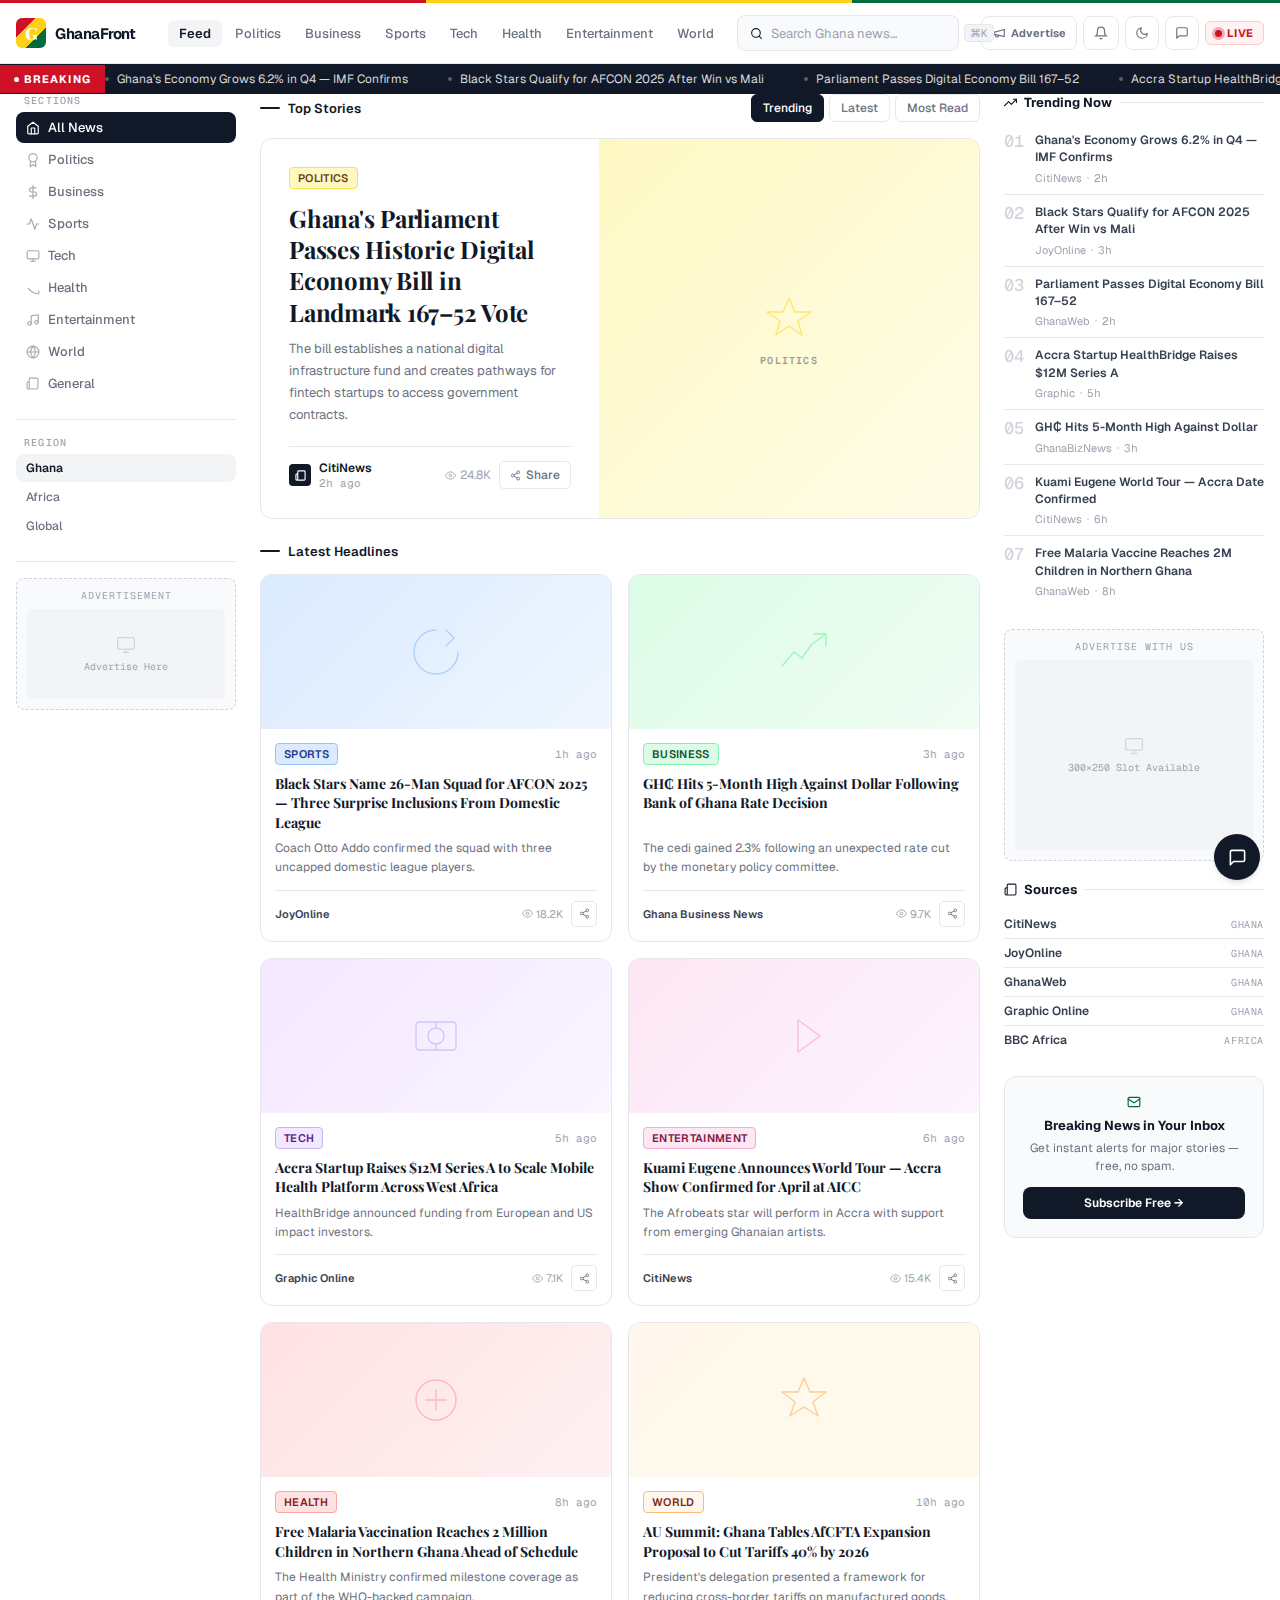
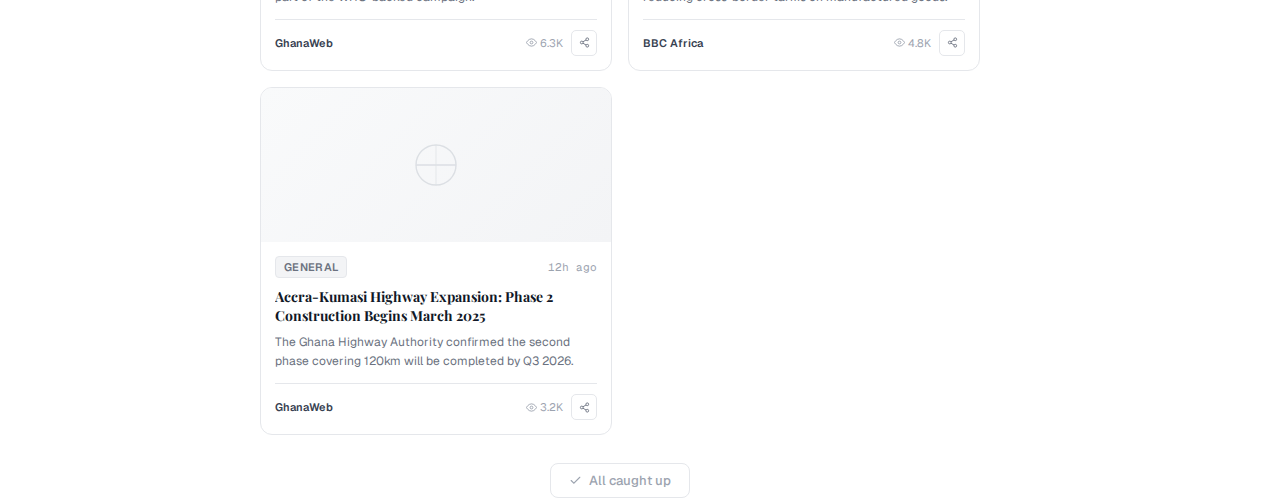
<file: index.html>
<!DOCTYPE html>
<html lang="en">
<head>
  <meta charset="UTF-8">
  <meta name="viewport" content="width=device-width, initial-scale=1.0">
  <title>GhanaFront — Ghana News Today | Accra Breaking News</title>
  <meta name="description" content="Ghana's fastest news aggregator. Breaking news from Accra, politics, business, sports and tech — updated every 5 minutes.">
  <link rel="preconnect" href="https://fonts.googleapis.com">
  <link rel="preconnect" href="https://fonts.gstatic.com" crossorigin>
  <link href="https://fonts.googleapis.com/css2?family=Geist:wght@300;400;500;600;700&family=Geist+Mono:wght@400;500&family=Playfair+Display:ital,wght@0,700;0,800;1,700&display=swap" rel="stylesheet">
  <link rel="stylesheet" href="css/style.css">

  <script type="application/ld+json">
  {
    "@context": "https://schema.org",
    "@type": "WebSite",
    "name": "GhanaFront",
    "url": "https://ghanafront.com",
    "potentialAction": {
      "@type": "SearchAction",
      "target": "https://ghanafront.com/?q={search_term_string}",
      "query-input": "required name=search_term_string"
    }
  }
  </script>
</head>
<body>

<div id="headerRoot"></div>
<div id="tickerRoot"></div>

<div class="page">
  <div id="sidebarRoot"></div>

  <main id="mainFeed">

    <!-- Section header -->
    <div class="section-head">
      <div class="section-label2">
        <div class="section-rule"></div>
        Top Stories
      </div>
      <div class="chip-row">
        <button class="chip active" onclick="setSort('trending',this)">Trending</button>
        <button class="chip" onclick="setSort('recent',this)">Latest</button>
        <button class="chip" onclick="setSort('views',this)">Most Read</button>
      </div>
    </div>

    <!-- Hero -->
    <div id="heroSlot"></div>

    <!-- Grid heading -->
    <div class="section-head" style="margin-bottom:14px">
      <div class="section-label2">
        <div class="section-rule"></div>
        Latest Headlines
      </div>
    </div>

    <!-- Article grid -->
    <div class="article-grid" id="articleGrid"></div>

    <!-- Load more -->
    <div class="load-row">
      <button class="load-btn" id="loadBtn" onclick="loadMore()">
        <span id="loadIcon"></span>
        <span id="loadText">Load more stories</span>
        <div class="spinner" id="spinner"></div>
      </button>
    </div>

  </main>

  <div id="trendingRoot"></div>
</div>

<!-- Chatbot + FAB injected here -->
<div id="chatRoot"></div>

<script>
  // Set API_BASE from admin config, fallback to Render URL
  try {
    const cfg = JSON.parse(localStorage.getItem('gf_site_config') || '{}');
    window.API_BASE = cfg.apiBase || 'https://ghanaever-new.onrender.com';
  } catch(e) {
    window.API_BASE = 'https://ghanaever-new.onrender.com';
  }
</script>
<script src="js/app.js"></script>
<script>
  /* ── State ─────────────────────────────────────────────────────── */
  let currentCategory = 'all';
  let currentRegion   = 'ghana';
  let currentSort     = 'trending';
  let currentPage     = 1;
  let allArticles     = [];
  let displayedCount  = 0;
  const PAGE_SIZE     = 100;



  /* ── Boot ──────────────────────────────────────────────────────── */
  document.addEventListener('DOMContentLoaded', async () => {

    // Inject header, ticker, sidebar, trending, chat
    document.getElementById('headerRoot').innerHTML   = buildHeader('Feed');
    // Fix paths for root index.html (not in pages/ subdir)
    document.querySelectorAll('.logo,.nav-link,.mobile-nav-link').forEach(a => {
      const href = a.getAttribute('href');
      if (href && href.startsWith('../')) a.href = href.replace('../', '');
    });
    document.getElementById('trendingRoot').innerHTML = buildTrendingSidebar(MOCK_TRENDING);
    document.getElementById('chatRoot').innerHTML     = buildChatbot();
    renderSidebar();
    fetchSidebarCounts();
    renderTicker();

    applyDark();
    initSearch();
    initChat();

    await fetchArticles(true);
  });

  /* ── Render helpers ────────────────────────────────────────────── */
  function renderSidebar() {
    document.getElementById('sidebarRoot').innerHTML =
      buildSidebar(currentCategory, currentRegion);
  }

  function renderTicker() {
    document.getElementById('tickerRoot').innerHTML = buildTicker(MOCK_TRENDING.slice(0,5));
  }

  /* ── Data fetch ────────────────────────────────────────────────── */
  async function fetchArticles(reset = false) {
    if (reset) { currentPage = 1; displayedCount = 0; }

    setLoadingState(true);

    // Try API first, fall back to mock
    const data = await apiFetch(
      `/api/articles?category=${currentCategory}&region=${currentRegion}&sort=${currentSort}&page=${currentPage}&limit=${PAGE_SIZE}`
    );

    let articles = data?.articles || null;

    if (!articles) {
      // Filter mock data
      articles = MOCK_ARTICLES.filter(a => {
        const catMatch = currentCategory === 'all' || a.category === currentCategory;
        return catMatch;
      });
    }

    if (reset) { allArticles = articles; }
    else        { allArticles = [...allArticles, ...articles]; }

    renderFeed(reset);
    setLoadingState(false);
    currentPage++;
  }

  function renderFeed(reset) {
    const heroSlot = document.getElementById('heroSlot');
    const grid     = document.getElementById('articleGrid');

    if (allArticles.length === 0) {
      heroSlot.innerHTML = '';
      grid.innerHTML = `<div style="grid-column:1/-1;text-align:center;padding:40px;color:var(--muted)">No articles found</div>`;
      return;
    }

    // Hero = first article
    heroSlot.innerHTML = buildHero(allArticles[0]);

    // Grid = rest
    const gridArticles = allArticles.slice(1);
    if (reset) {
      grid.innerHTML = gridArticles.map((a,i) => buildCard(a,i)).join('');
    } else {
      const prevCount = displayedCount - 1;
      grid.innerHTML += gridArticles.slice(prevCount).map((a,i) => buildCard(a, prevCount+i)).join('');
    }

    displayedCount = allArticles.length;
    updateLoadBtn();
  }

  function updateLoadBtn() {
    const btn    = document.getElementById('loadBtn');
    const icon   = document.getElementById('loadIcon');
    const text   = document.getElementById('loadText');
    const hasMore = allArticles.length >= currentPage * PAGE_SIZE;
    if (!hasMore) {
      icon.innerHTML = ICONS.check;
      text.textContent = 'All caught up';
      btn.style.color = 'var(--subtle)';
      btn.onclick = null;
    } else {
      icon.innerHTML = ICONS.down;
      text.textContent = 'Load more stories';
      btn.style.color = '';
    }
  }

  function setLoadingState(loading) {
    document.getElementById('spinner').style.display = loading ? 'block' : 'none';
    document.getElementById('loadBtn').disabled = loading;
  }

  /* ── Filters ───────────────────────────────────────────────────── */
  function filterCategory(cat, btn) {
    currentCategory = cat;
    document.querySelectorAll('.sidebar-btn').forEach(b => b.classList.remove('active'));
    btn.classList.add('active');
    fetchArticles(true);
  }

  function filterRegion(reg, btn) {
    currentRegion = reg;
    document.querySelectorAll('.region-btn').forEach(b => b.classList.remove('active'));
    btn.classList.add('active');
    fetchArticles(true);
  }

  function setSort(sort, btn) {
    currentSort = sort;
    document.querySelectorAll('.chip').forEach(b => b.classList.remove('active'));
    btn.classList.add('active');
    fetchArticles(true);
  }

  function loadMore() {
    fetchArticles(false);
  }

  /* ── Infinite scroll ───────────────────────────────────────────── */
  const loadObserver = new IntersectionObserver(entries => {
    if (entries[0].isIntersecting) {
      const hasMore = allArticles.length >= currentPage * PAGE_SIZE;
      if (hasMore) fetchArticles(false);
    }
  }, { threshold: 0.5 });

  window.addEventListener('load', () => {
    const btn = document.getElementById('loadBtn');
    if (btn) loadObserver.observe(btn);
  });
</script>
</body>
</html>
</file>
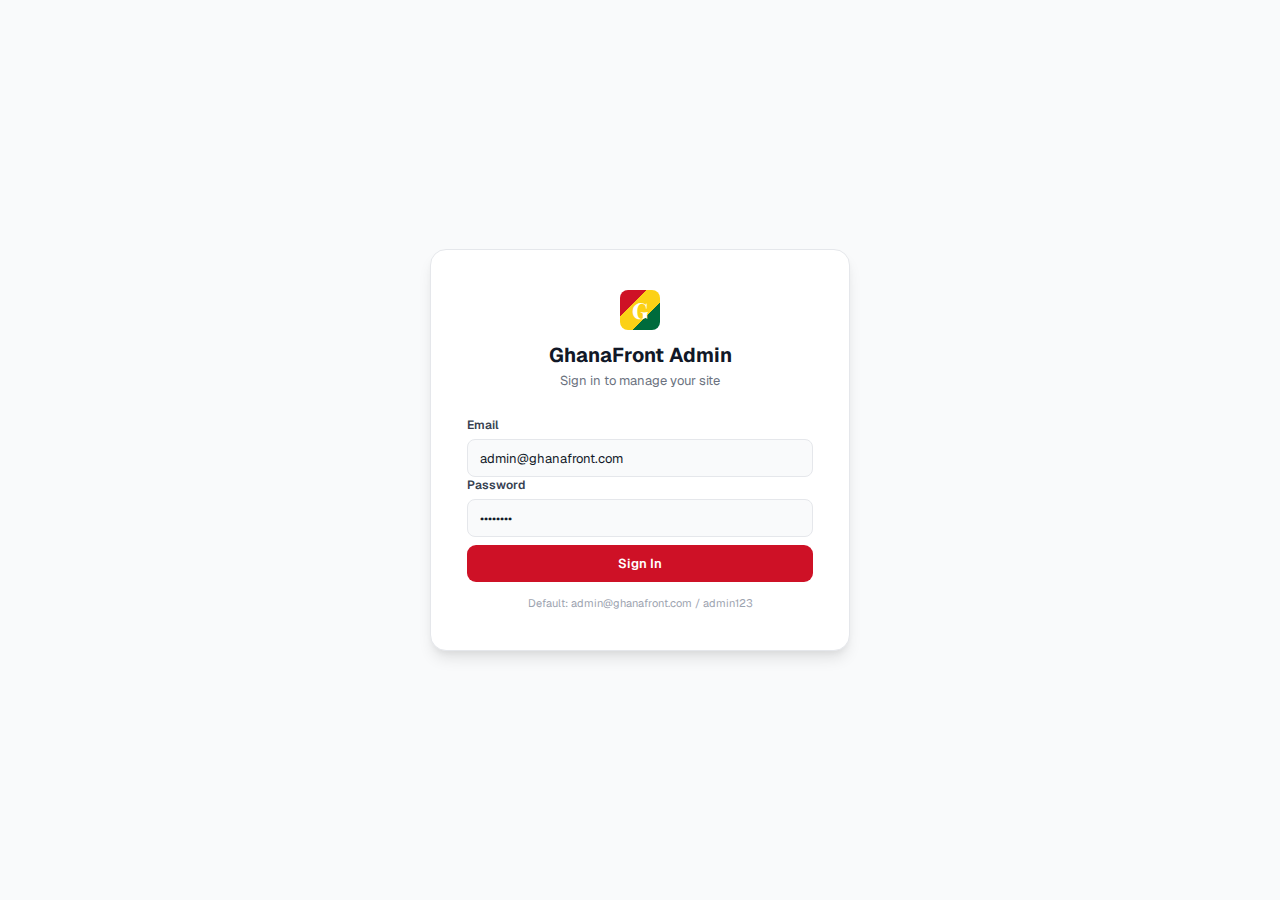
<file: pages/admin.html>
<!DOCTYPE html>
<html lang="en">
<head>
  <meta charset="UTF-8">
  <meta name="viewport" content="width=device-width, initial-scale=1.0">
  <title>Admin Panel — GhanaFront</title>
  <link rel="preconnect" href="https://fonts.googleapis.com">
  <link rel="preconnect" href="https://fonts.gstatic.com" crossorigin>
  <link href="https://fonts.googleapis.com/css2?family=Geist:wght@300;400;500;600;700&family=Geist+Mono:wght@400;500&family=Playfair+Display:ital,wght@0,700;0,800;1,700&display=swap" rel="stylesheet">
  <link rel="stylesheet" href="../css/style.css">
  <link rel="stylesheet" href="../css/admin.css">
</head>
<body class="admin-body">

<!-- Login Gate -->
<div id="loginGate" class="login-gate">
  <div class="login-card">
    <div class="login-logo">
      <div class="logo-mark" style="width:40px;height:40px;border-radius:8px;position:relative;overflow:hidden;margin:0 auto 12px">
        <div class="logo-mark-bg"></div>
        <div class="logo-mark-letter" style="position:relative;z-index:1;display:flex;align-items:center;justify-content:center;height:100%;font-family:'Playfair Display',serif;font-weight:800;font-size:22px;color:#fff">G</div>
      </div>
      <h1 class="login-title">GhanaFront Admin</h1>
      <p class="login-subtitle">Sign in to manage your site</p>
    </div>
    <form onsubmit="adminLogin(event)">
      <div class="form-group">
        <label class="form-label">Email</label>
        <input type="email" class="form-input" id="loginEmail" placeholder="admin@ghanafront.com" value="admin@ghanafront.com">
      </div>
      <div class="form-group">
        <label class="form-label">Password</label>
        <input type="password" class="form-input" id="loginPassword" placeholder="••••••••" value="admin123">
      </div>
      <div id="loginError" class="login-error" style="display:none">Incorrect email or password</div>
      <button type="submit" class="form-btn form-btn-ad" style="width:100%;margin-top:8px">Sign In</button>
    </form>
    <p style="font-size:11px;color:var(--subtle);text-align:center;margin-top:14px">Default: admin@ghanafront.com / admin123</p>
  </div>
</div>

<!-- Admin Panel -->
<div id="adminPanel" class="admin-panel" style="display:none">
  <!-- Sidebar -->
  <aside class="admin-sidebar">
    <div class="admin-brand">
      <div class="logo-mark" style="width:28px;height:28px;border-radius:5px;position:relative;overflow:hidden;flex-shrink:0">
        <div class="logo-mark-bg"></div>
        <div class="logo-mark-letter" style="position:relative;z-index:1;display:flex;align-items:center;justify-content:center;height:100%;font-family:'Playfair Display',serif;font-weight:800;font-size:15px;color:#fff">G</div>
      </div>
      <div>
        <div style="font-weight:700;font-size:13px;line-height:1.2" id="adminSiteName">GhanaFront</div>
        <div style="font-size:10px;color:var(--subtle)">Admin Panel</div>
      </div>
    </div>
    <nav class="admin-nav">
      <button class="admin-nav-item active" data-tab="scraped" onclick="switchTab('scraped',this)">
        <span class="admin-nav-icon" id="iconScraped"></span>
        📰 Scraped Articles
        <span id="pendingBadge" class="admin-badge" style="background:#ce1126;color:#fff;border-radius:9px;padding:1px 6px;font-size:10px;font-weight:700;margin-left:auto"></span>
      </button>
      <button class="admin-nav-item" data-tab="post" onclick="switchTab('post',this)">
        <span class="admin-nav-icon" id="iconPost"></span>
        ✏️ Post Article
      </button>
      <button class="admin-nav-item" data-tab="scraper" onclick="switchTab('scraper',this)">
        <span class="admin-nav-icon" id="iconRss"></span>
        ⚙️ Scraper Config
      </button>
      <button class="admin-nav-item" data-tab="ticker" onclick="switchTab('ticker',this)">
        <span class="admin-nav-icon" id="iconTicker"></span>
        Ticker
      </button>
      <button class="admin-nav-item" data-tab="breaking" onclick="switchTab('breaking',this)">
        <span class="admin-nav-icon" id="iconBreaking"></span>
        Breaking News
      </button>
      <button class="admin-nav-item" data-tab="trending" onclick="switchTab('trending',this)">
        <span class="admin-nav-icon" id="iconTrending"></span>
        Trending News
      </button>
      <button class="admin-nav-item" data-tab="appearance" onclick="switchTab('appearance',this)">
        <span class="admin-nav-icon" id="iconAppearance"></span>
        Appearance
      </button>
      <button class="admin-nav-item" data-tab="popups" onclick="switchTab('popups',this)">
        <span class="admin-nav-icon" id="iconPopups"></span>
        Popup Settings
      </button>
      <button class="admin-nav-item" data-tab="menus" onclick="switchTab('menus',this)">
        <span class="admin-nav-icon" id="iconMenus"></span>
        Menu Navigation
      </button>
      <button class="admin-nav-item" data-tab="general" onclick="switchTab('general',this)">
        <span class="admin-nav-icon" id="iconGeneral"></span>
        General Settings
      </button>
      <button class="admin-nav-item" data-tab="backend" onclick="switchTab('backend',this)">
        <span class="admin-nav-icon" id="iconBackend"></span>
        Backend / API
      </button>
    </nav>
    <div class="admin-sidebar-footer">
      <a href="../index.html" class="admin-view-site" target="_blank">← View Site</a>
      <button class="admin-logout" onclick="adminLogout()">Log Out</button>
    </div>
  </aside>

  <!-- Main -->
  <main class="admin-main">
    <div class="admin-topbar">
      <h2 class="admin-page-title" id="adminPageTitle">Scraper Config</h2>
      <div class="admin-topbar-right">
        <div id="saveStatus" class="save-status"></div>
        <button class="admin-save-btn" onclick="saveAllSettings()" id="saveBtn">
          <span id="saveBtnText">Save Changes</span>
        </button>
      </div>
    </div>

    <!-- ── Scraped Articles Tab ──────────────────────────────────── -->
    <div class="admin-tab active" id="tab-scraped">
      <div class="admin-card">
        <div class="admin-card-head">
          <h3 class="admin-card-title">Scraped Articles Inbox</h3>
          <div style="display:flex;gap:8px;flex-wrap:wrap">
            <button class="admin-add-btn" onclick="triggerScrape()" id="scrapeNowBtn">🔄 Scrape Now</button>
            <button class="admin-add-btn" style="background:#f59e0b" onclick="bulkApprove(false)">✅ Approve Selected</button>
            <button class="admin-add-btn" style="background:#7c3aed" onclick="bulkApprove(true)">🤖 AI Rewrite + Approve</button>
          </div>
        </div>
        <p class="admin-card-desc">Scraped articles awaiting review. Approve to publish, or use AI Rewrite to expand to 600–900 words of original content for AdSense/Adsterra compliance.</p>
        <div style="display:flex;gap:8px;margin-bottom:14px;flex-wrap:wrap;align-items:center">
          <label style="display:flex;align-items:center;gap:6px;font-size:13px">
            <input type="checkbox" id="selectAllPending" onchange="toggleSelectAll(this)"> Select All
          </label>
          <span id="scrapedCount" style="font-size:12px;color:var(--muted)"></span>
          <button class="admin-add-btn" style="background:#dc2626;margin-left:auto" onclick="deleteSelected()">🗑 Delete Selected</button>
        </div>
        <div id="scrapedList" style="display:flex;flex-direction:column;gap:10px">
          <div style="padding:20px;text-align:center;color:var(--muted)">Loading scraped articles...</div>
        </div>
      </div>
    </div>

    <!-- ── Post Article Tab ───────────────────────────────────────── -->
    <div class="admin-tab" id="tab-post">
      <div class="admin-card">
        <h3 class="admin-card-title">Post News Article</h3>
        <p class="admin-card-desc">Write and publish an original article. Enable "AI Expand" to have AI generate a full 600–900 word article for AdSense compliance from your brief outline.</p>
        <div class="form-grid" style="gap:16px">
          <div class="form-group" style="grid-column:1/-1">
            <label class="form-label">Headline / Title <span class="required">*</span></label>
            <input type="text" class="form-input" id="postTitle" placeholder="e.g. Ghana's Economy Grows 7.2% in Q1 2026">
          </div>
          <div class="form-group">
            <label class="form-label">Category</label>
            <select class="form-input" id="postCategory">
              <option value="general">General</option>
              <option value="politics">Politics</option>
              <option value="business">Business</option>
              <option value="sports">Sports</option>
              <option value="tech">Tech</option>
              <option value="health">Health</option>
              <option value="entertainment">Entertainment</option>
              <option value="world">World</option>
            </select>
          </div>
          <div class="form-group">
            <label class="form-label">Region</label>
            <select class="form-input" id="postRegion">
              <option value="ghana">Ghana</option>
              <option value="africa">Africa</option>
              <option value="global">Global</option>
            </select>
          </div>
          <div class="form-group">
            <label class="form-label">Author / Source</label>
            <input type="text" class="form-input" id="postSource" value="GhanaFront Staff">
          </div>
          <div class="form-group">
            <label class="form-label">Image URL <span class="form-opt">optional</span></label>
            <input type="url" class="form-input" id="postImageUrl" placeholder="https://...">
          </div>
          <div class="form-group" style="grid-column:1/-1">
            <label class="form-label">Article Content <span class="required">*</span></label>
            <textarea class="form-textarea" id="postContent" rows="12" placeholder="Write your article or brief outline here. AI Expand will turn it into a full 600–900 word article."></textarea>
            <span class="form-hint" id="contentWordCount">0 words</span>
          </div>
          <div class="form-group" style="grid-column:1/-1">
            <label class="form-label">Summary / Excerpt <span class="form-opt">auto-generated if empty</span></label>
            <textarea class="form-textarea" id="postSummary" rows="2" placeholder="Short description for article cards..."></textarea>
          </div>
        </div>
        <div style="display:flex;gap:16px;margin-top:16px;flex-wrap:wrap;align-items:center">
          <label style="display:flex;align-items:center;gap:8px;font-size:13px;cursor:pointer">
            <input type="checkbox" id="postAiExpand" checked>
            <span>🤖 AI Expand to 600-900 words (recommended)</span>
          </label>
          <label style="display:flex;align-items:center;gap:8px;font-size:13px;cursor:pointer">
            <input type="checkbox" id="postAutoPublish" checked>
            <span>Publish immediately</span>
          </label>
        </div>
        <div style="margin-top:18px;display:flex;gap:10px;flex-wrap:wrap">
          <button class="form-btn form-btn-ad" style="max-width:240px" onclick="submitPostArticle()">
            📤 Publish Article
          </button>
          <button class="form-btn" style="background:var(--surface2);color:var(--text);border:1px solid var(--border);max-width:160px" onclick="clearPostForm()">
            Clear Form
          </button>
        </div>
        <div id="postStatus" style="margin-top:12px;font-size:13px"></div>
      </div>
    </div>

    <!-- ── Scraper Config Tab ─────────────────────────────────── -->
    <div class="admin-tab" id="tab-scraper">
      <div class="admin-card">
        <div class="admin-card-head">
          <h3 class="admin-card-title">RSS News Sources</h3>
          <button class="admin-add-btn" onclick="addRssSource()">+ Add Source</button>
        </div>
        <p class="admin-card-desc">Configure the RSS feeds that GhanaFront scrapes for news. Active sources are polled every 5 minutes.</p>
        <div id="rssList" class="rss-list"></div>
      </div>
      <div class="admin-card">
        <h3 class="admin-card-title">Scraper Settings</h3>
        <div class="form-grid">
          <div class="form-group">
            <label class="form-label">Scrape Interval (minutes)</label>
            <input type="number" class="form-input" id="scrapeInterval" value="5" min="1" max="60">
          </div>
          <div class="form-group">
            <label class="form-label">Max Articles per Source</label>
            <input type="number" class="form-input" id="maxArticles" value="20" min="5" max="100">
          </div>
          <div class="form-group">
            <label class="form-label">Article Retention (days)</label>
            <input type="number" class="form-input" id="retention" value="30" min="1" max="365">
          </div>
          <div class="form-group">
            <label class="form-label">Default Category for Unknown</label>
            <select class="form-input" id="defaultCategory">
              <option value="general" selected>General</option>
              <option value="politics">Politics</option>
              <option value="business">Business</option>
              <option value="world">World</option>
            </select>
          </div>
        </div>
      </div>
    </div>

    <!-- ── Ticker Tab ─────────────────────────────────────────── -->
    <div class="admin-tab" id="tab-ticker">
      <div class="admin-card">
        <h3 class="admin-card-title">Ticker Settings</h3>
        <div class="form-grid">
          <div class="form-group">
            <label class="form-label">Ticker Label</label>
            <input type="text" class="form-input" id="tickerLabel" placeholder="Breaking">
          </div>
          <div class="form-group">
            <label class="form-label">Scroll Speed (seconds — lower = faster)</label>
            <input type="number" class="form-input" id="tickerSpeed" min="5" max="120" step="1">
            <span class="form-hint">Range: 5 (very fast) to 120 (slow). Default: 18</span>
          </div>
        </div>
        <div class="form-group" style="margin-top:16px">
          <label class="form-label">Ticker Source</label>
          <div class="radio-group">
            <label class="radio-label"><input type="radio" name="tickerSource" value="breaking" id="tickerSrcBreaking" checked> Use Breaking News list (below)</label>
            <label class="radio-label"><input type="radio" name="tickerSource" value="live"> Use Live API articles</label>
          </div>
        </div>
      </div>
      <div class="admin-card">
        <div class="admin-card-head">
          <h3 class="admin-card-title">Ticker Preview</h3>
        </div>
        <div id="tickerPreview" class="ticker-preview-wrap"></div>
      </div>
    </div>

    <!-- ── Breaking News Tab ──────────────────────────────────── -->
    <div class="admin-tab" id="tab-breaking">
      <div class="admin-card">
        <div class="admin-card-head">
          <h3 class="admin-card-title">Breaking News Headlines</h3>
          <button class="admin-add-btn" onclick="addBreakingItem()">+ Add Headline</button>
        </div>
        <p class="admin-card-desc">These headlines scroll in the ticker bar. Drag to reorder (drag handle).</p>
        <div id="breakingList" class="sortable-list"></div>
      </div>
    </div>

    <!-- ── Trending News Tab ──────────────────────────────────── -->
    <div class="admin-tab" id="tab-trending">
      <div class="admin-card">
        <div class="admin-card-head">
          <h3 class="admin-card-title">Trending News Items</h3>
          <button class="admin-add-btn" onclick="addTrendingItem()">+ Add Item</button>
        </div>
        <p class="admin-card-desc">These appear in the "Trending Now" sidebar widget. Drag to reorder.</p>
        <div id="trendingList" class="sortable-list"></div>
      </div>
    </div>

    <!-- ── Appearance Tab ─────────────────────────────────────── -->
    <div class="admin-tab" id="tab-appearance">
      <div class="admin-card">
        <h3 class="admin-card-title">Branding</h3>
        <div class="form-grid">
          <div class="form-group">
            <label class="form-label">Site Name</label>
            <input type="text" class="form-input" id="siteName" placeholder="GhanaFront">
          </div>
          <div class="form-group">
            <label class="form-label">Site Tagline / Meta Description</label>
            <input type="text" class="form-input" id="siteTagline" placeholder="Ghana News Today | Breaking News Accra">
          </div>
          <div class="form-group">
            <label class="form-label">Logo URL <span class="form-opt">leave blank for letter mark</span></label>
            <input type="url" class="form-input" id="logoUrl" placeholder="https://…/logo.png">
          </div>
          <div class="form-group">
            <label class="form-label">Favicon URL <span class="form-opt">leave blank for default</span></label>
            <input type="url" class="form-input" id="faviconUrl" placeholder="https://…/favicon.ico">
          </div>
        </div>
      </div>
      <div class="admin-card">
        <h3 class="admin-card-title">Colors</h3>
        <div class="form-grid">
          <div class="form-group">
            <label class="form-label">Primary / Accent Color</label>
            <div style="display:flex;gap:10px;align-items:center">
              <input type="color" id="primaryColor" style="width:44px;height:36px;border:1px solid var(--border);border-radius:6px;padding:2px;cursor:pointer">
              <input type="text" class="form-input" id="primaryColorHex" placeholder="#ce1126" style="flex:1">
            </div>
          </div>
          <div class="form-group">
            <label class="form-label">Link / Hover Accent Color</label>
            <div style="display:flex;gap:10px;align-items:center">
              <input type="color" id="accentColor" style="width:44px;height:36px;border:1px solid var(--border);border-radius:6px;padding:2px;cursor:pointer">
              <input type="text" class="form-input" id="accentColorHex" placeholder="#d4993a" style="flex:1">
            </div>
          </div>
        </div>
        <div class="color-preview" id="colorPreview">
          <div class="color-swatch" id="swatch1"></div>
          <div class="color-swatch" id="swatch2"></div>
          <span style="font-size:12px;color:var(--muted)">Color preview</span>
        </div>
      </div>
      <div class="admin-card">
        <h3 class="admin-card-title">Search Bar</h3>
        <div class="form-group">
          <label class="form-label">Search Placeholder Text</label>
          <input type="text" class="form-input" id="searchPlaceholder" placeholder="Search Ghana news…">
        </div>
      </div>
    </div>

    <!-- ── Popup Settings Tab ─────────────────────────────────── -->
    <div class="admin-tab" id="tab-popups">
      <div class="admin-card">
        <h3 class="admin-card-title">Subscribe Newsletter Popup</h3>
        <div class="toggle-row">
          <span class="toggle-label">Enable subscribe popup</span>
          <label class="toggle">
            <input type="checkbox" id="showSubscribePopup">
            <span class="toggle-slider"></span>
          </label>
        </div>
        <div class="form-group" style="margin-top:16px">
          <label class="form-label">Auto-show delay after page load (milliseconds)</label>
          <input type="number" class="form-input" id="subscribeDelay" min="0" max="60000" step="500" placeholder="6000">
          <span class="form-hint">0 = show immediately. 6000 = show after 6 seconds.</span>
        </div>
      </div>
      <div class="admin-card">
        <h3 class="admin-card-title">Advertise With Us Popup</h3>
        <div class="toggle-row">
          <span class="toggle-label">Show advertise button in header</span>
          <label class="toggle">
            <input type="checkbox" id="showAdvertisePopup">
            <span class="toggle-slider"></span>
          </label>
        </div>
      </div>
    </div>

    <!-- ── Menu Navigation Tab ───────────────────────────────── -->
    <div class="admin-tab" id="tab-menus">
      <div class="admin-card">
        <div class="admin-card-head">
          <h3 class="admin-card-title">Header Navigation Links</h3>
          <button class="admin-add-btn" onclick="addMenuItem()">+ Add Link</button>
        </div>
        <p class="admin-card-desc">Drag to reorder. Each label must exactly match a page in the /pages/ directory (or use "Feed" for the homepage).</p>
        <div id="menuList" class="sortable-list"></div>
      </div>
    </div>

    <!-- ── General Settings Tab ──────────────────────────────── -->
    <div class="admin-tab" id="tab-general">
      <div class="admin-card">
        <h3 class="admin-card-title">Site Settings</h3>
        <div class="form-grid">
          <div class="form-group">
            <label class="form-label">Site URL</label>
            <input type="url" class="form-input" id="siteUrl" placeholder="https://ghanafront.com">
          </div>
          <div class="form-group">
            <label class="form-label">Admin Email</label>
            <input type="email" class="form-input" id="adminEmail" placeholder="admin@ghanafront.com">
          </div>
        </div>
      </div>
      <div class="admin-card">
        <h3 class="admin-card-title">Admin Password</h3>
        <div class="form-grid">
          <div class="form-group">
            <label class="form-label">Current Password</label>
            <input type="password" class="form-input" id="currentPassword" placeholder="Enter current password">
          </div>
          <div class="form-group">
            <label class="form-label">New Password</label>
            <input type="password" class="form-input" id="newPassword" placeholder="Min. 8 characters">
          </div>
          <div class="form-group">
            <label class="form-label">Confirm New Password</label>
            <input type="password" class="form-input" id="confirmPassword" placeholder="Repeat new password">
          </div>
        </div>
        <button class="admin-save-btn" onclick="changePassword()" style="margin-top:8px">Update Password</button>
        <div id="pwMsg" class="form-hint" style="margin-top:6px"></div>
      </div>
    </div>

    <!-- ── Backend / API Tab ─────────────────────────────────── -->
    <div class="admin-tab" id="tab-backend">
      <div class="admin-card">
        <h3 class="admin-card-title">API Configuration</h3>
        <p class="admin-card-desc">Your backend runs on Render and connects to Supabase. Set the API URL below to enable live status checks.</p>
        <div class="form-grid">
          <div class="form-group">
            <label class="form-label">Backend API Base URL</label>
            <input type="url" class="form-input" id="apiBase" placeholder="https://ghanaever-new.onrender.com">
            <span class="form-hint">e.g. https://ghanaever-new.onrender.com</span>
          </div>
        </div>
        <div style="display:flex;gap:12px;margin-top:16px;flex-wrap:wrap;align-items:center">
          <button class="admin-save-btn" onclick="testDbConnection()">
            <span id="dbTestText">Test API Connection</span>
          </button>
          <button class="admin-save-btn" style="background:var(--subtle-bg)" onclick="triggerScraper()">
            <span id="scraperBtnText">▶ Run Scraper Now</span>
          </button>
          <div id="dbTestResult" class="db-result"></div>
        </div>
      </div>
      <div class="admin-card">
        <h3 class="admin-card-title">System Status</h3>
        <p class="admin-card-desc" style="margin-bottom:16px">Click "Refresh Status" to check live system health.</p>
        <div class="status-grid">
          <div class="status-item">
            <div class="status-dot status-green"></div>
            <span>Frontend</span>
            <span class="status-val">Running</span>
          </div>
          <div class="status-item">
            <div class="status-dot" id="apiStatusDot" style="background:var(--subtle)"></div>
            <span>Backend API</span>
            <span class="status-val" id="apiStatusVal">Unknown</span>
          </div>
          <div class="status-item">
            <div class="status-dot" id="dbStatusDot" style="background:var(--subtle)"></div>
            <span>Database</span>
            <span class="status-val" id="dbStatusVal">Unknown</span>
          </div>
          <div class="status-item">
            <div class="status-dot" id="scraperStatusDot" style="background:var(--subtle)"></div>
            <span>Scraper (Last Run)</span>
            <span class="status-val" id="scraperStatusVal">Unknown</span>
          </div>
          <div class="status-item">
            <div class="status-dot" id="articlesStatusDot" style="background:var(--subtle)"></div>
            <span>Total Articles</span>
            <span class="status-val" id="articlesStatusVal">—</span>
          </div>
        </div>
        <button class="admin-save-btn" style="margin-top:16px" onclick="refreshStatus()">
          <span id="refreshBtnText">⟳ Refresh Status</span>
        </button>
        <div id="statusError" style="margin-top:10px;font-size:12px;color:#ef4444"></div>
      </div>
      <div class="admin-card">
        <h3 class="admin-card-title">Database Info</h3>
        <p class="admin-card-desc">Your database is managed by <strong>Supabase</strong> (PostgreSQL). No manual DB connection needed.</p>
        <div style="display:flex;gap:12px;margin-top:12px;flex-wrap:wrap">
          <a href="https://supabase.com/dashboard" target="_blank" class="admin-save-btn" style="text-decoration:none">Open Supabase Dashboard ↗</a>
          <a href="https://dashboard.render.com" target="_blank" class="admin-save-btn" style="text-decoration:none;background:var(--subtle-bg)">Open Render Dashboard ↗</a>
        </div>
      </div>
      <!-- Hidden legacy fields to avoid JS errors -->
      <input type="hidden" id="dbHost" value="supabase">
      <input type="hidden" id="dbPort" value="5432">
      <input type="hidden" id="dbName" value="postgres">
      <input type="hidden" id="dbUser" value="postgres">
    </div>

  </main>
</div>

<script>
  try {
    var cfg = JSON.parse(localStorage.getItem('gf_site_config') || '{}');
    window.API_BASE = cfg.apiBase || 'https://ghanaever-new.onrender.com';
  } catch(e) {
    window.API_BASE = 'https://ghanaever-new.onrender.com';
  }
</script>
<script src="../js/app.js"></script>
<script>
/* ── Admin auth ────────────────────────────────────────────────── */
const ADMIN_DEFAULT_EMAIL = 'admin@ghanafront.com';
const ADMIN_DEFAULT_PASS  = 'admin123';

function getAdminCreds() {
  try {
    const c = localStorage.getItem('gf_admin_creds');
    return c ? JSON.parse(c) : { email: ADMIN_DEFAULT_EMAIL, password: ADMIN_DEFAULT_PASS };
  } catch { return { email: ADMIN_DEFAULT_EMAIL, password: ADMIN_DEFAULT_PASS }; }
}

/* ─── API Base & Admin Secret ─────────────────────────────────────── */
function getApiBase() {
  return localStorage.getItem('gf_api') || '';
}
function getAdminSecret() {
  return localStorage.getItem('gf_admin_secret') || 'ghanafront-admin-secret-change-me';
}
function adminHeaders() {
  return { 'Content-Type': 'application/json', 'x-admin-secret': getAdminSecret() };
}

/* ─── Scraped Articles Tab ────────────────────────────────────────── */
let scrapedPage = 1;
let selectedIds = new Set();

async function loadScrapedArticles(page = 1) {
  const list = document.getElementById('scrapedList');
  const countEl = document.getElementById('scrapedCount');
  if (!list) return;
  list.innerHTML = '<div style="padding:20px;text-align:center;color:var(--muted)">Loading...</div>';

  const base = getApiBase();
  if (!base) {
    list.innerHTML = '<div style="padding:20px;color:#dc2626">⚠️ Set your API URL in Backend/API settings first.</div>';
    return;
  }

  try {
    const r = await fetch(`${base}/api/admin/scraped?page=${page}&limit=30`, { headers: adminHeaders() });
    if (!r.ok) { list.innerHTML = `<div style="padding:20px;color:#dc2626">Error ${r.status}: ${await r.text()}</div>`; return; }
    const data = await r.json();
    const articles = data.articles || [];
    if (countEl) countEl.textContent = `${articles.length} articles pending`;
    document.getElementById('pendingBadge').textContent = articles.length || '';

    if (!articles.length) {
      list.innerHTML = '<div style="padding:20px;text-align:center;color:var(--muted)">No pending articles. Click "Scrape Now" to fetch fresh news.</div>';
      return;
    }

    list.innerHTML = articles.map(a => `
      <div class="admin-card" style="margin-bottom:0;padding:14px 16px" id="scraped-${a.id}">
        <div style="display:flex;gap:10px;align-items:flex-start">
          <input type="checkbox" class="scraped-check" data-id="${a.id}" style="margin-top:3px;flex-shrink:0"
            onchange="toggleScrapedSelect('${a.id}',this.checked)">
          ${a.image_url ? `<img src="${a.image_url}" style="width:70px;height:50px;object-fit:cover;border-radius:6px;flex-shrink:0" loading="lazy">` : ''}
          <div style="flex:1;min-width:0">
            <div style="font-weight:600;font-size:13px;line-height:1.35;margin-bottom:4px">${a.title}</div>
            <div style="font-size:11px;color:var(--muted);margin-bottom:8px">
              <span class="tag tag-${a.category}" style="font-size:10px">${a.category}</span>
              &nbsp;${a.source} · ${a.region} · ${a.published_at ? new Date(a.published_at).toLocaleDateString() : ''}
              ${a.content ? ` · ~${a.content.split(/\s+/).length} words` : ''}
            </div>
            <div style="font-size:12px;color:var(--muted);line-height:1.4;margin-bottom:10px;display:-webkit-box;-webkit-line-clamp:2;-webkit-box-orient:vertical;overflow:hidden">
              ${a.summary || ''}
            </div>
            <div style="display:flex;gap:6px;flex-wrap:wrap">
              <button onclick="approveOne('${a.id}', false)" class="admin-add-btn" style="font-size:11px;padding:4px 10px">✅ Approve</button>
              <button onclick="approveOne('${a.id}', true)" class="admin-add-btn" style="background:#7c3aed;font-size:11px;padding:4px 10px">🤖 AI Rewrite + Approve</button>
              <button onclick="deleteOne('${a.id}')" class="admin-add-btn" style="background:#dc2626;font-size:11px;padding:4px 10px">🗑</button>
              ${a.url ? `<a href="${a.url}" target="_blank" class="admin-add-btn" style="background:var(--surface2);color:var(--text);font-size:11px;padding:4px 10px;text-decoration:none">🔗 Source</a>` : ''}
            </div>
          </div>
        </div>
      </div>`).join('');
  } catch(e) {
    list.innerHTML = `<div style="padding:20px;color:#dc2626">Error: ${e.message}</div>`;
  }
}

function toggleScrapedSelect(id, checked) {
  if (checked) selectedIds.add(id);
  else selectedIds.delete(id);
}

function toggleSelectAll(el) {
  document.querySelectorAll('.scraped-check').forEach(cb => {
    cb.checked = el.checked;
    toggleScrapedSelect(cb.dataset.id, el.checked);
  });
}

async function approveOne(id, aiRewrite) {
  const el = document.getElementById(`scraped-${id}`);
  if (el) el.style.opacity = '0.5';
  const base = getApiBase();
  try {
    const r = await fetch(`${base}/api/admin/approve`, {
      method: 'POST', headers: adminHeaders(),
      body: JSON.stringify({ article_id: id, ai_rewrite: aiRewrite, auto_publish: true })
    });
    if (r.ok) { if (el) el.remove(); }
    else alert('Error: ' + await r.text());
  } catch(e) { alert('Error: ' + e.message); if (el) el.style.opacity = '1'; }
}

async function deleteOne(id) {
  if (!confirm('Delete this article?')) return;
  const base = getApiBase();
  const el = document.getElementById(`scraped-${id}`);
  try {
    await fetch(`${base}/api/admin/articles/${id}`, { method: 'DELETE', headers: adminHeaders() });
    if (el) el.remove();
  } catch(e) { alert('Error: ' + e.message); }
}

async function bulkApprove(aiRewrite) {
  const ids = [...selectedIds];
  if (!ids.length) {
    // If nothing selected, use all visible
    document.querySelectorAll('.scraped-check').forEach(cb => ids.push(cb.dataset.id));
  }
  if (!ids.length) { alert('No articles selected.'); return; }
  if (!confirm(`${aiRewrite ? 'AI Rewrite + Approve' : 'Approve'} ${ids.length} articles?`)) return;

  const base = getApiBase();
  const statusEl = document.getElementById('scrapedCount');
  if (statusEl) statusEl.textContent = `Processing ${ids.length} articles...`;

  try {
    const r = await fetch(`${base}/api/admin/approve-bulk?ai_rewrite=${aiRewrite}`, {
      method: 'POST', headers: adminHeaders(),
      body: JSON.stringify(ids)
    });
    const res = await r.json();
    const ok = (res.results || []).filter(x => x.ok).length;
    alert(`Done! ${ok}/${ids.length} articles published.`);
    selectedIds.clear();
    loadScrapedArticles();
  } catch(e) { alert('Error: ' + e.message); }
}

async function deleteSelected() {
  const ids = [...selectedIds];
  if (!ids.length) { alert('Select articles first.'); return; }
  if (!confirm(`Delete ${ids.length} articles?`)) return;
  const base = getApiBase();
  for (const id of ids) {
    try { await fetch(`${base}/api/admin/articles/${id}`, { method: 'DELETE', headers: adminHeaders() }); }
    catch {}
    const el = document.getElementById(`scraped-${id}`);
    if (el) el.remove();
  }
  selectedIds.clear();
}

async function triggerScrape() {
  const btn = document.getElementById('scrapeNowBtn');
  if (btn) { btn.textContent = '⏳ Scraping...'; btn.disabled = true; }
  const base = getApiBase();
  try {
    const r = await fetch(`${base}/api/admin/scrape`, { method: 'POST', headers: adminHeaders() });
    const d = await r.json();
    if (d.error) alert('Scrape error: ' + d.error);
    else { alert('Scrape complete! Refreshing list...'); loadScrapedArticles(); }
  } catch(e) { alert('Error: ' + e.message); }
  finally { if (btn) { btn.textContent = '🔄 Scrape Now'; btn.disabled = false; } }
}

/* ─── Post Article Tab ────────────────────────────────────────────── */
document.addEventListener('DOMContentLoaded', () => {
  const content = document.getElementById('postContent');
  if (content) {
    content.addEventListener('input', () => {
      const words = content.value.trim().split(/\s+/).filter(Boolean).length;
      const el = document.getElementById('contentWordCount');
      if (el) el.textContent = `${words} words`;
    });
  }
});

async function submitPostArticle() {
  const title = document.getElementById('postTitle')?.value.trim();
  const content = document.getElementById('postContent')?.value.trim();
  if (!title || !content) { alert('Title and content are required.'); return; }

  const statusEl = document.getElementById('postStatus');
  if (statusEl) statusEl.innerHTML = '<span style="color:var(--muted)">⏳ Publishing...</span>';

  const payload = {
    title,
    content,
    summary: document.getElementById('postSummary')?.value.trim() || '',
    category: document.getElementById('postCategory')?.value || 'general',
    region: document.getElementById('postRegion')?.value || 'ghana',
    source: document.getElementById('postSource')?.value.trim() || 'GhanaFront Staff',
    image_url: document.getElementById('postImageUrl')?.value.trim() || '',
    ai_expand: document.getElementById('postAiExpand')?.checked || false,
    auto_publish: document.getElementById('postAutoPublish')?.checked || true,
  };

  const base = getApiBase();
  try {
    const r = await fetch(`${base}/api/admin/post-article`, {
      method: 'POST', headers: adminHeaders(), body: JSON.stringify(payload)
    });
    if (!r.ok) throw new Error(await r.text());
    const d = await r.json();
    if (statusEl) statusEl.innerHTML = '<span style="color:#16a34a">✅ Article published successfully!</span>';
    clearPostForm();
  } catch(e) {
    if (statusEl) statusEl.innerHTML = `<span style="color:#dc2626">❌ Error: ${e.message}</span>`;
  }
}

function clearPostForm() {
  ['postTitle','postContent','postSummary','postImageUrl'].forEach(id => {
    const el = document.getElementById(id);
    if (el) el.value = '';
  });
  const wc = document.getElementById('contentWordCount');
  if (wc) wc.textContent = '0 words';
  const s = document.getElementById('postSource');
  if (s) s.value = 'GhanaFront Staff';
}

/* ─── Override switchTab to load scraped on tab switch ─────────────── */
function loadTabData(id) {
  if (id === 'scraped') loadScrapedArticles();
}

function adminLogin(e) {
  e.preventDefault();
  const email = document.getElementById('loginEmail').value.trim();
  const pass  = document.getElementById('loginPassword').value;
  const creds = getAdminCreds();
  if (email === creds.email && pass === creds.password) {
    sessionStorage.setItem('gf_admin_auth', '1');
    document.getElementById('loginGate').style.display = 'none';
    document.getElementById('adminPanel').style.display = 'flex';
    initAdmin();
  } else {
    document.getElementById('loginError').style.display = 'block';
  }
}

function adminLogout() {
  sessionStorage.removeItem('gf_admin_auth');
  location.reload();
}

function changePassword() {
  const current = document.getElementById('currentPassword').value;
  const newPw   = document.getElementById('newPassword').value;
  const confirm = document.getElementById('confirmPassword').value;
  const msg     = document.getElementById('pwMsg');
  const creds   = getAdminCreds();
  if (current !== creds.password) { msg.textContent = '✗ Current password is incorrect'; msg.style.color = '#ef4444'; return; }
  if (newPw.length < 8) { msg.textContent = '✗ New password must be at least 8 characters'; msg.style.color = '#ef4444'; return; }
  if (newPw !== confirm) { msg.textContent = '✗ Passwords do not match'; msg.style.color = '#ef4444'; return; }
  localStorage.setItem('gf_admin_creds', JSON.stringify({ email: creds.email, password: newPw }));
  msg.textContent = '✓ Password updated successfully'; msg.style.color = '#22c55e';
  document.getElementById('currentPassword').value = '';
  document.getElementById('newPassword').value = '';
  document.getElementById('confirmPassword').value = '';
}

/* ── Tab switching ─────────────────────────────────────────────── */
const TAB_TITLES = {
  scraped: '📰 Scraped Articles', post: '✏️ Post Article',
  scraper: 'Scraper Config', ticker: 'Ticker Settings', breaking: 'Breaking News',
  trending: 'Trending News', appearance: 'Appearance & Branding', popups: 'Popup Settings',
  menus: 'Menu Navigation', general: 'General Settings', backend: 'Backend / API',
};
function switchTab(id, btn) {
  document.querySelectorAll('.admin-tab').forEach(t => t.classList.remove('active'));
  document.querySelectorAll('.admin-nav-item').forEach(b => b.classList.remove('active'));
  document.getElementById('tab-' + id)?.classList.add('active');
  btn.classList.add('active');
  document.getElementById('adminPageTitle').textContent = TAB_TITLES[id] || id;
  loadTabData(id);
}

/* ── Init admin ────────────────────────────────────────────────── */
function initAdmin() {
  applyDark();
  injectAdminIcons();
  loadFormValues();
  renderRssList();
  loadScrapedArticles(); // load scraped on init
  renderBreakingList();
  renderTrendingList();
  renderMenuList();
  renderTickerPreview();
}

function injectAdminIcons() {
  document.getElementById('iconRss').innerHTML        = ICONS.rss;
  document.getElementById('iconTicker').innerHTML     = ICONS.megaphone;
  document.getElementById('iconBreaking').innerHTML   = ICONS.trending;
  document.getElementById('iconTrending').innerHTML   = ICONS.trending;
  document.getElementById('iconAppearance').innerHTML = ICONS.palette;
  document.getElementById('iconPopups').innerHTML     = ICONS.popup;
  document.getElementById('iconMenus').innerHTML      = ICONS.nav;
  document.getElementById('iconGeneral').innerHTML    = ICONS.gear;
  document.getElementById('iconBackend').innerHTML    = ICONS.database;
}

/* ── Load / Save ───────────────────────────────────────────────── */
function loadFormValues() {
  const cfg = getSiteConfig();
  document.getElementById('adminSiteName').textContent = cfg.siteName || 'GhanaFront';
  // Appearance
  document.getElementById('siteName').value          = cfg.siteName || '';
  document.getElementById('siteTagline').value       = cfg.siteTagline || '';
  document.getElementById('logoUrl').value           = cfg.logoUrl || '';
  document.getElementById('faviconUrl').value        = cfg.faviconUrl || '';
  document.getElementById('primaryColor').value      = cfg.primaryColor || '#ce1126';
  document.getElementById('primaryColorHex').value   = cfg.primaryColor || '#ce1126';
  document.getElementById('accentColor').value       = cfg.accentColor || '#d4993a';
  document.getElementById('accentColorHex').value    = cfg.accentColor || '#d4993a';
  document.getElementById('searchPlaceholder').value = cfg.searchPlaceholder || '';
  updateColorPreview();
  // Ticker
  document.getElementById('tickerLabel').value       = cfg.tickerLabel || 'Breaking';
  document.getElementById('tickerSpeed').value       = cfg.tickerSpeed || 18;
  // Scraper
  document.getElementById('scrapeInterval').value    = cfg.scrapeInterval || 5;
  document.getElementById('maxArticles').value       = cfg.maxArticles || 20;
  document.getElementById('retention').value         = cfg.retention || 30;
  // Popups
  document.getElementById('showSubscribePopup').checked  = cfg.showSubscribePopup !== false;
  document.getElementById('showAdvertisePopup').checked  = cfg.showAdvertisePopup !== false;
  document.getElementById('subscribeDelay').value         = cfg.subscribeDelay || 6000;
  // General
  document.getElementById('siteUrl').value           = cfg.siteUrl || '';
  document.getElementById('adminEmail').value        = cfg.adminEmail || '';
  // Backend
  document.getElementById('dbHost').value            = cfg.dbHost || 'localhost';
  document.getElementById('dbPort').value            = cfg.dbPort || '5432';
  document.getElementById('dbName').value            = cfg.dbName || 'ghanafront';
  document.getElementById('dbUser').value            = cfg.dbUser || 'admin';
  document.getElementById('apiBase').value           = cfg.apiBase || '';
  // Color pickers sync
  document.getElementById('primaryColor').addEventListener('input', e => {
    document.getElementById('primaryColorHex').value = e.target.value;
    updateColorPreview();
  });
  document.getElementById('accentColor').addEventListener('input', e => {
    document.getElementById('accentColorHex').value = e.target.value;
    updateColorPreview();
  });
  document.getElementById('primaryColorHex').addEventListener('input', e => {
    if (/^#[0-9a-f]{6}$/i.test(e.target.value)) {
      document.getElementById('primaryColor').value = e.target.value;
      updateColorPreview();
    }
  });
  document.getElementById('accentColorHex').addEventListener('input', e => {
    if (/^#[0-9a-f]{6}$/i.test(e.target.value)) {
      document.getElementById('accentColor').value = e.target.value;
      updateColorPreview();
    }
  });
  // Ticker speed preview on change
  document.getElementById('tickerSpeed').addEventListener('input', renderTickerPreview);
  document.getElementById('tickerLabel').addEventListener('input', renderTickerPreview);
}

function updateColorPreview() {
  const c1 = document.getElementById('primaryColor').value;
  const c2 = document.getElementById('accentColor').value;
  document.getElementById('swatch1').style.background = c1;
  document.getElementById('swatch2').style.background = c2;
}

function collectFormValues() {
  const cfg = getSiteConfig();
  // Appearance
  cfg.siteName          = document.getElementById('siteName').value.trim() || 'GhanaFront';
  cfg.siteTagline       = document.getElementById('siteTagline').value.trim();
  cfg.logoUrl           = document.getElementById('logoUrl').value.trim();
  cfg.faviconUrl        = document.getElementById('faviconUrl').value.trim();
  cfg.primaryColor      = document.getElementById('primaryColorHex').value.trim() || '#ce1126';
  cfg.accentColor       = document.getElementById('accentColorHex').value.trim() || '#d4993a';
  cfg.searchPlaceholder = document.getElementById('searchPlaceholder').value.trim();
  // Ticker
  cfg.tickerLabel       = document.getElementById('tickerLabel').value.trim() || 'Breaking';
  cfg.tickerSpeed       = parseInt(document.getElementById('tickerSpeed').value) || 18;
  // Scraper
  cfg.scrapeInterval    = parseInt(document.getElementById('scrapeInterval').value) || 5;
  cfg.maxArticles       = parseInt(document.getElementById('maxArticles').value) || 20;
  cfg.retention         = parseInt(document.getElementById('retention').value) || 30;
  cfg.defaultCategory   = document.getElementById('defaultCategory').value;
  // Popups
  cfg.showSubscribePopup = document.getElementById('showSubscribePopup').checked;
  cfg.showAdvertisePopup = document.getElementById('showAdvertisePopup').checked;
  cfg.subscribeDelay     = parseInt(document.getElementById('subscribeDelay').value) || 6000;
  // General
  cfg.siteUrl   = document.getElementById('siteUrl').value.trim();
  cfg.adminEmail = document.getElementById('adminEmail').value.trim();
  // Backend
  cfg.dbHost   = document.getElementById('dbHost').value.trim();
  cfg.dbPort   = document.getElementById('dbPort').value.trim();
  cfg.dbName   = document.getElementById('dbName').value.trim();
  cfg.dbUser   = document.getElementById('dbUser').value.trim();
  cfg.apiBase  = document.getElementById('apiBase').value.trim();
  // Lists from DOM
  cfg.rssSources   = collectRssList();
  cfg.breakingNews = collectTextList('breakingList');
  cfg.trendingNews = collectTextList('trendingList');
  cfg.menuLinks    = collectTextList('menuList');
  return cfg;
}

function saveAllSettings() {
  const btn = document.getElementById('saveBtn');
  const txt = document.getElementById('saveBtnText');
  const status = document.getElementById('saveStatus');
  txt.textContent = 'Saving…';
  btn.disabled = true;
  setTimeout(() => {
    const cfg = collectFormValues();
    saveSiteConfig(cfg);
    document.getElementById('adminSiteName').textContent = cfg.siteName;
    renderTickerPreview();
    txt.textContent = 'Save Changes';
    btn.disabled = false;
    status.textContent = '✓ Saved';
    status.className = 'save-status saved';
    setTimeout(() => { status.textContent = ''; status.className = 'save-status'; }, 3000);
  }, 600);
}

/* ── RSS List ──────────────────────────────────────────────────── */
function renderRssList() {
  const cfg = getSiteConfig();
  const sources = cfg.rssSources || [];
  document.getElementById('rssList').innerHTML = sources.map((s, i) => `
    <div class="rss-item" data-idx="${i}">
      <label class="toggle" style="flex-shrink:0">
        <input type="checkbox" ${s.active ? 'checked' : ''} onchange="toggleRss(${i})">
        <span class="toggle-slider"></span>
      </label>
      <input class="form-input rss-name-input" value="${s.name}" placeholder="Source Name" onchange="updateRss(${i},'name',this.value)">
      <input class="form-input rss-url-input" value="${s.url}" placeholder="https://example.com/feed" onchange="updateRss(${i},'url',this.value)">
      <button class="rss-remove" onclick="removeRss(${i})" title="Remove">${ICONS.trash}</button>
    </div>`).join('');
}

let _rssSources = null;
function getRssSources() {
  if (_rssSources === null) _rssSources = [...(getSiteConfig().rssSources || [])];
  return _rssSources;
}
function addRssSource() {
  const sources = getRssSources();
  sources.push({ name: 'New Source', url: '', active: true });
  _rssSources = sources;
  renderRssFromMemory();
}
function removeRss(i) {
  const s = getRssSources(); s.splice(i, 1); renderRssFromMemory();
}
function toggleRss(i) {
  const s = getRssSources(); s[i].active = !s[i].active;
}
function updateRss(i, field, val) {
  const s = getRssSources(); s[i][field] = val;
}
function renderRssFromMemory() {
  const sources = getRssSources();
  document.getElementById('rssList').innerHTML = sources.map((s, i) => `
    <div class="rss-item" data-idx="${i}">
      <label class="toggle" style="flex-shrink:0">
        <input type="checkbox" ${s.active ? 'checked' : ''} onchange="toggleRss(${i})">
        <span class="toggle-slider"></span>
      </label>
      <input class="form-input rss-name-input" value="${s.name}" placeholder="Source Name" onchange="updateRss(${i},'name',this.value)">
      <input class="form-input rss-url-input" value="${s.url}" placeholder="https://example.com/feed" onchange="updateRss(${i},'url',this.value)">
      <button class="rss-remove" onclick="removeRss(${i})" title="Remove">${ICONS.trash}</button>
    </div>`).join('');
}
function collectRssList() {
  if (_rssSources !== null) return _rssSources;
  return (getSiteConfig().rssSources || []);
}

/* ── Generic sortable text lists ──────────────────────────────── */
function renderTextList(containerId, items, addFn) {
  const container = document.getElementById(containerId);
  container.innerHTML = items.map((item, i) => `
    <div class="sortable-item" data-idx="${i}">
      <span class="drag-handle">⠿</span>
      <input class="form-input" value="${item}" placeholder="Enter text…" onchange="updateListItem('${containerId}',${i},this.value)">
      <button class="rss-remove" onclick="removeListItem('${containerId}',${i})" title="Remove">${ICONS.trash}</button>
    </div>`).join('');
}

const _listData = {};
function getListData(id) {
  if (!_listData[id]) {
    const cfg = getSiteConfig();
    if (id === 'breakingList') _listData[id] = [...(cfg.breakingNews || [])];
    else if (id === 'trendingList') _listData[id] = [...(cfg.trendingNews || [])];
    else if (id === 'menuList') _listData[id] = [...(cfg.menuLinks || [])];
  }
  return _listData[id];
}
function renderBreakingList()  { renderTextList('breakingList', getListData('breakingList')); }
function renderTrendingList()  { renderTextList('trendingList', getListData('trendingList')); }
function renderMenuList()      { renderTextList('menuList', getListData('menuList')); }

function addBreakingItem() { getListData('breakingList').push('New headline'); renderBreakingList(); }
function addTrendingItem() { getListData('trendingList').push('New trending story'); renderTrendingList(); }
function addMenuItem()     { getListData('menuList').push('PageName'); renderMenuList(); }

function updateListItem(id, i, val) { getListData(id)[i] = val; }
function removeListItem(id, i) {
  getListData(id).splice(i, 1);
  if (id === 'breakingList') renderBreakingList();
  else if (id === 'trendingList') renderTrendingList();
  else if (id === 'menuList') renderMenuList();
}
function collectTextList(id) {
  if (_listData[id]) return _listData[id];
  const items = [];
  document.querySelectorAll(`#${id} .sortable-item input`).forEach(inp => items.push(inp.value));
  return items;
}

/* ── Ticker preview ────────────────────────────────────────────── */
function renderTickerPreview() {
  const label = document.getElementById('tickerLabel')?.value || 'Breaking';
  const speed = document.getElementById('tickerSpeed')?.value || 18;
  const items = getListData('breakingList');
  const doubled = [...items, ...items];
  document.getElementById('tickerPreview').innerHTML = `
    <div class="ticker">
      <div class="ticker-tag"><div class="ticker-blink"></div>${label}</div>
      <div class="ticker-track">
        <div class="ticker-reel" style="animation-duration:${speed}s">
          ${doubled.map(t => `<a class="ticker-item" href="#"><div class="ticker-sep"></div>${t}</a>`).join('')}
        </div>
      </div>
    </div>`;
}

/* ── API helpers ───────────────────────────────────────────────── */
function getApiBase() {
  const saved = getSiteConfig().apiBase || document.getElementById('apiBase').value.trim();
  return (saved || 'https://ghanaever-new.onrender.com').replace(/\/$/, '');
}

async function testDbConnection() {
  const btn = document.getElementById('dbTestText');
  const result = document.getElementById('dbTestResult');
  btn.textContent = 'Testing…';
  result.textContent = '';
  result.className = 'db-result';
  const base = getApiBase();
  try {
    const res = await fetch(base + '/health', { signal: AbortSignal.timeout(8000) });
    const data = await res.json();
    btn.textContent = 'Test API Connection';
    if (res.ok) {
      result.textContent = '✓ Connected — API is live (' + (data.timestamp || 'ok') + ')';
      result.className = 'db-result db-ok';
    } else {
      result.textContent = '✗ API returned an error';
      result.className = 'db-result db-error';
    }
  } catch(e) {
    btn.textContent = 'Test API Connection';
    result.textContent = '✗ Could not reach API: ' + e.message;
    result.className = 'db-result db-error';
  }
}

async function refreshStatus() {
  const btn = document.getElementById('refreshBtnText');
  const errEl = document.getElementById('statusError');
  btn.textContent = '⟳ Checking…';
  errEl.textContent = '';
  const base = getApiBase();

  function setDot(dotId, valId, ok, label) {
    document.getElementById(dotId).style.background = ok ? '#22c55e' : '#ef4444';
    document.getElementById(valId).textContent = label;
  }

  try {
    const res = await fetch(base + '/health', { signal: AbortSignal.timeout(8000) });
    setDot('apiStatusDot', 'apiStatusVal', res.ok, res.ok ? 'Online' : 'Error');
  } catch { setDot('apiStatusDot', 'apiStatusVal', false, 'Offline'); }

  try {
    const res = await fetch(base + '/api/status', { signal: AbortSignal.timeout(8000) });
    if (res.ok) {
      const data = await res.json();
      setDot('dbStatusDot', 'dbStatusVal', true, 'Connected');
      document.getElementById('articlesStatusDot').style.background = '#22c55e';
      document.getElementById('articlesStatusVal').textContent = (data.article_count ?? '—') + ' articles';
      if (data.last_scrape) {
        const ago = Math.round((Date.now() - new Date(data.last_scrape)) / 60000);
        setDot('scraperStatusDot', 'scraperStatusVal', true, ago + 'm ago');
      } else {
        setDot('scraperStatusDot', 'scraperStatusVal', false, 'No data yet');
      }
    } else { setDot('dbStatusDot', 'dbStatusVal', false, 'Error'); }
  } catch { setDot('dbStatusDot', 'dbStatusVal', false, 'Unreachable'); }

  btn.textContent = '⟳ Refresh Status';
}

async function triggerScraper() {
  const btn = document.getElementById('scraperBtnText');
  const base = getApiBase();
  if (!base) { alert('Set the Backend API Base URL first.'); return; }
  btn.textContent = '⏳ Running…';
  try {
    const res = await fetch(base + '/api/scrape', { method: 'POST', signal: AbortSignal.timeout(30000) });
    const data = await res.json();
    btn.textContent = '▶ Run Scraper Now';
    alert('Scraper done! ' + (data.new_articles ?? 0) + ' new articles added.');
    refreshStatus();
  } catch(e) {
    btn.textContent = '▶ Run Scraper Now';
    alert('Scraper error: ' + e.message);
  }
}

/* ── Boot ──────────────────────────────────────────────────────── */
if (sessionStorage.getItem('gf_admin_auth') === '1') {
  document.getElementById('loginGate').style.display = 'none';
  document.getElementById('adminPanel').style.display = 'flex';
  document.addEventListener('DOMContentLoaded', initAdmin);
} else {
  document.addEventListener('DOMContentLoaded', applyDark);
}
</script>
</body>
</html>
</file>
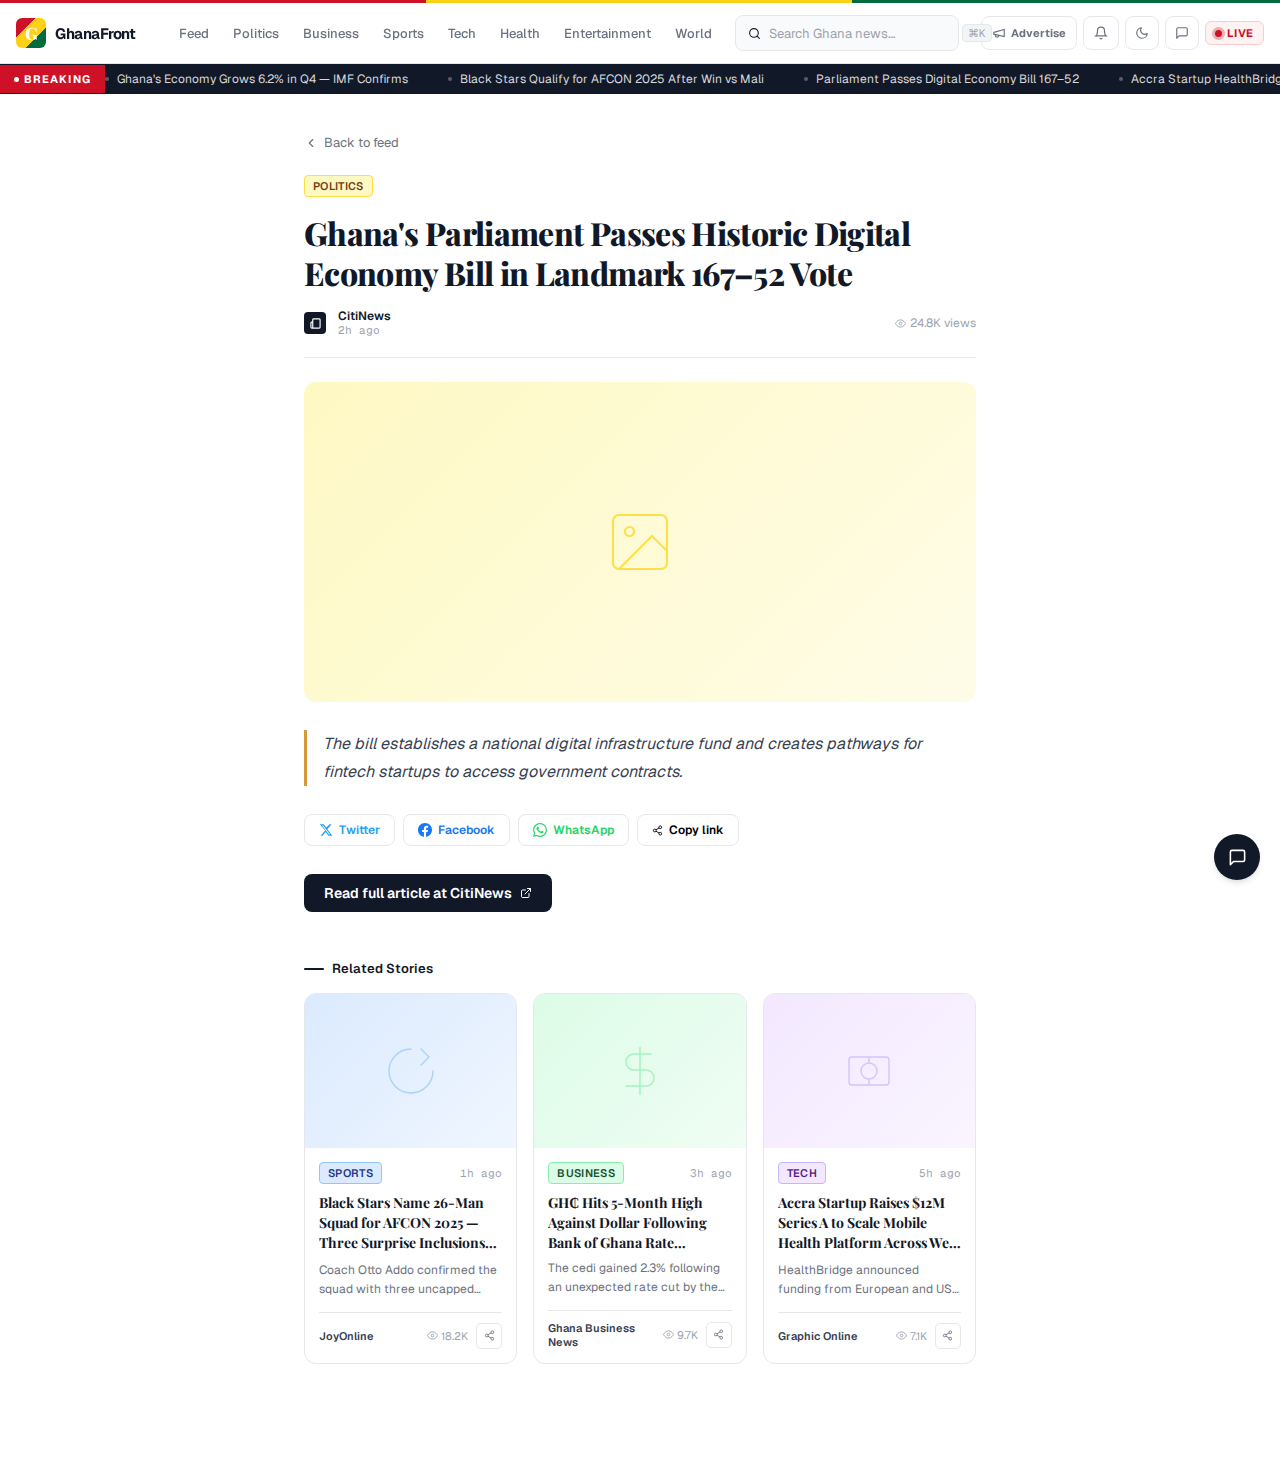
<file: pages/article.html>
<!DOCTYPE html>
<html lang="en">
<head>
  <meta charset="UTF-8">
  <meta name="viewport" content="width=device-width, initial-scale=1.0">
  <title>Article | GhanaFront</title>
  <meta name="description" content="">
  <link rel="preconnect" href="https://fonts.googleapis.com">
  <link rel="preconnect" href="https://fonts.gstatic.com" crossorigin>
  <link href="https://fonts.googleapis.com/css2?family=Geist:wght@300;400;500;600;700&family=Geist+Mono:wght@400;500&family=Playfair+Display:ital,wght@0,700;0,800;1,700&display=swap" rel="stylesheet">
  <link rel="stylesheet" href="../css/style.css">
</head>
<body>

<div id="headerRoot"></div>
<div id="tickerRoot"></div>
<div id="articleRoot"></div>
<div id="chatRoot"></div>

<script>
  try {
    var cfg = JSON.parse(localStorage.getItem('gf_site_config') || '{}');
    window.API_BASE = cfg.apiBase || 'https://ghanaever-new.onrender.com';
  } catch(e) {
    window.API_BASE = 'https://ghanaever-new.onrender.com';
  }
</script>
<script src="../js/app.js"></script>
<script>
  // Override paths for subpage
  const _buildHeader = buildHeader;

  document.addEventListener('DOMContentLoaded', async () => {
    // Patch header links for pages/ subdirectory
    document.getElementById('headerRoot').innerHTML = buildHeader();
    // Fix logo href for subpage
    document.querySelector('.logo').href = '../index.html';
    document.querySelectorAll('.nav-link').forEach(a => {
      const href = a.getAttribute('href');
      if (href && !href.startsWith('..')) {
        a.href = href.replace('pages/', '');
      }
    });

    document.getElementById('tickerRoot').innerHTML = buildTicker(MOCK_TRENDING.slice(0,5));
    document.getElementById('chatRoot').innerHTML = buildChatbot();
    applyDark();
    initSearch();
    initChat();

    // Get article id from URL
    const params = new URLSearchParams(location.search);
    const id = params.get('id');

    // Try API first
    let article = null;
    if (id) {
      const data = await apiFetch(`/api/articles/${id}`);
      article = data || MOCK_ARTICLES.find(a => a.id === id);
    }
    if (!article) article = MOCK_ARTICLES[0];

    // Update page title + meta
    document.title = `${article.title} | GhanaFront`;
    document.querySelector('meta[name="description"]').content = article.summary || '';

    // Inject JSON-LD
    const ld = document.createElement('script');
    ld.type = 'application/ld+json';
    ld.textContent = JSON.stringify({
      "@context": "https://schema.org",
      "@type": "NewsArticle",
      "headline": article.title,
      "description": article.summary,
      "datePublished": article.published_at,
      "author": { "@type": "Organization", "name": article.source },
      "publisher": { "@type": "Organization", "name": "GhanaFront", "url": "https://ghanafront.com" }
    });
    document.head.appendChild(ld);

    renderArticle(article);
  });

  function renderArticle(article) {
    const cat       = article.category || 'general';
    const bg        = CAT_BG[cat]     || CAT_BG.general;
    const st        = CAT_STROKE[cat] || CAT_STROKE.general;
    const breaking  = isBreaking(article.published_at);
    const pageUrl   = location.href;

    document.getElementById('articleRoot').innerHTML = `
    <div class="article-detail">

      <!-- Back -->
      <a href="../index.html" style="display:inline-flex;align-items:center;gap:6px;font-size:13px;color:var(--muted);margin-bottom:24px;transition:color .12s"
         onmouseover="this.style.color='var(--text)'" onmouseout="this.style.color='var(--muted)'">
        <svg width="14" height="14" viewBox="0 0 24 24" fill="none" stroke="currentColor" stroke-width="2" stroke-linecap="round"><polyline points="15 18 9 12 15 6"/></svg>
        Back to feed
      </a>

      <!-- Tags -->
      <div style="display:flex;align-items:center;gap:6px;margin-bottom:16px">
        ${breaking ? `<span class="tag tag-breaking"><div class="ticker-blink"></div>Breaking</span>` : ''}
        <span class="tag tag-${cat}">${cat}</span>
      </div>

      <!-- Headline -->
      <h1>${article.title}</h1>

      <!-- Byline -->
      <div class="byline">
        <div class="src-dot" style="color:white">${ICONS.srcDot}</div>
        <div>
          <div class="src-name">${article.source}</div>
          <div class="src-time">${timeAgo(article.published_at)}</div>
        </div>
        ${article.views ? `
        <div class="stat-pill" style="margin-left:auto">
          ${ICONS.eye} ${fmtViews(article.views)} views
        </div>` : ''}
      </div>

      <!-- Hero image -->
      ${article.image_url
        ? `<img class="hero-img" src="${article.image_url}" alt="${article.title}">`
        : `<div style="height:320px;border-radius:12px;display:flex;align-items:center;justify-content:center;background:${bg};margin-bottom:28px">
             <svg width="72" height="72" viewBox="0 0 24 24" fill="none" stroke="${st}" stroke-width="0.7" stroke-linecap="round">
               <rect x="3" y="3" width="18" height="18" rx="2"/>
               <circle cx="8.5" cy="8.5" r="1.5"/>
               <polyline points="21 15 16 10 5 21"/>
             </svg>
           </div>`}

      <!-- Summary -->
      <p class="summary">${article.summary || ''}</p>

      <!-- Share buttons -->
      <div class="share-row">
        <a class="share-platform share-twitter" href="https://twitter.com/intent/tweet?text=${encodeURIComponent(article.title)}&url=${encodeURIComponent(pageUrl)}" target="_blank" rel="noopener">
          <svg width="14" height="14" viewBox="0 0 24 24" fill="currentColor"><path d="M18.244 2.25h3.308l-7.227 8.26 8.502 11.24H16.17l-4.714-6.231-5.401 6.231H2.74l7.73-8.835L1.254 2.25H8.08l4.258 5.63 5.907-5.63Zm-1.161 17.52h1.833L7.084 4.126H5.117Z"/></svg>
          Twitter
        </a>
        <a class="share-platform share-facebook" href="https://www.facebook.com/sharer/sharer.php?u=${encodeURIComponent(pageUrl)}" target="_blank" rel="noopener">
          <svg width="14" height="14" viewBox="0 0 24 24" fill="currentColor"><path d="M24 12.073c0-6.627-5.373-12-12-12s-12 5.373-12 12c0 5.99 4.388 10.954 10.125 11.854v-8.385H7.078v-3.47h3.047V9.43c0-3.007 1.792-4.669 4.533-4.669 1.312 0 2.686.235 2.686.235v2.953H15.83c-1.491 0-1.956.925-1.956 1.874v2.25h3.328l-.532 3.47h-2.796v8.385C19.612 23.027 24 18.062 24 12.073z"/></svg>
          Facebook
        </a>
        <a class="share-platform share-whatsapp" href="https://wa.me/?text=${encodeURIComponent(article.title + ' ' + pageUrl)}" target="_blank" rel="noopener">
          <svg width="14" height="14" viewBox="0 0 24 24" fill="currentColor"><path d="M17.472 14.382c-.297-.149-1.758-.867-2.03-.967-.273-.099-.471-.148-.67.15-.197.297-.767.966-.94 1.164-.173.199-.347.223-.644.075-.297-.15-1.255-.463-2.39-1.475-.883-.788-1.48-1.761-1.653-2.059-.173-.297-.018-.458.13-.606.134-.133.298-.347.446-.52.149-.174.198-.298.298-.497.099-.198.05-.371-.025-.52-.075-.149-.669-1.612-.916-2.207-.242-.579-.487-.5-.669-.51-.173-.008-.371-.01-.57-.01-.198 0-.52.074-.792.372-.272.297-1.04 1.016-1.04 2.479 0 1.462 1.065 2.875 1.213 3.074.149.198 2.096 3.2 5.077 4.487.709.306 1.262.489 1.694.625.712.227 1.36.195 1.871.118.571-.085 1.758-.719 2.006-1.413.248-.694.248-1.289.173-1.413-.074-.124-.272-.198-.57-.347m-5.421 7.403h-.004a9.87 9.87 0 01-5.031-1.378l-.361-.214-3.741.982.998-3.648-.235-.374a9.86 9.86 0 01-1.51-5.26c.001-5.45 4.436-9.884 9.888-9.884 2.64 0 5.122 1.03 6.988 2.898a9.825 9.825 0 012.893 6.994c-.003 5.45-4.437 9.884-9.885 9.884m8.413-18.297A11.815 11.815 0 0012.05 0C5.495 0 .16 5.335.157 11.892c0 2.096.547 4.142 1.588 5.945L.057 24l6.305-1.654a11.882 11.882 0 005.683 1.448h.005c6.554 0 11.89-5.335 11.893-11.893a11.821 11.821 0 00-3.48-8.413Z"/></svg>
          WhatsApp
        </a>
        <button class="share-platform" onclick="copyLink('${pageUrl}')">
          ${ICONS.share}
          Copy link
        </button>
      </div>

      <!-- CTA -->
      <a href="${article.url || '#'}" target="_blank" rel="noopener" class="cta">
        Read full article at ${article.source}
        ${ICONS.externalLink}
      </a>

      <!-- Related articles -->
      <div style="margin-top:48px">
        <div class="section-head" style="margin-bottom:16px">
          <div class="section-label2">
            <div class="section-rule"></div>Related Stories
          </div>
        </div>
        <div class="article-grid" style="grid-template-columns:repeat(3,1fr)">
          ${MOCK_ARTICLES.filter(a => a.id !== article.id).slice(0,3).map((a,i) => buildCard(a,i)).join('')}
        </div>
      </div>

    </div>`;
  }

  function copyLink(url) {
    navigator.clipboard.writeText(url);
    // Brief feedback
    event.target.closest('button').innerHTML = `${ICONS.check} Copied!`;
    setTimeout(() => { event.target.closest('button').innerHTML = `${ICONS.share} Copy link`; }, 1500);
  }
</script>
</body>
</html>
</file>
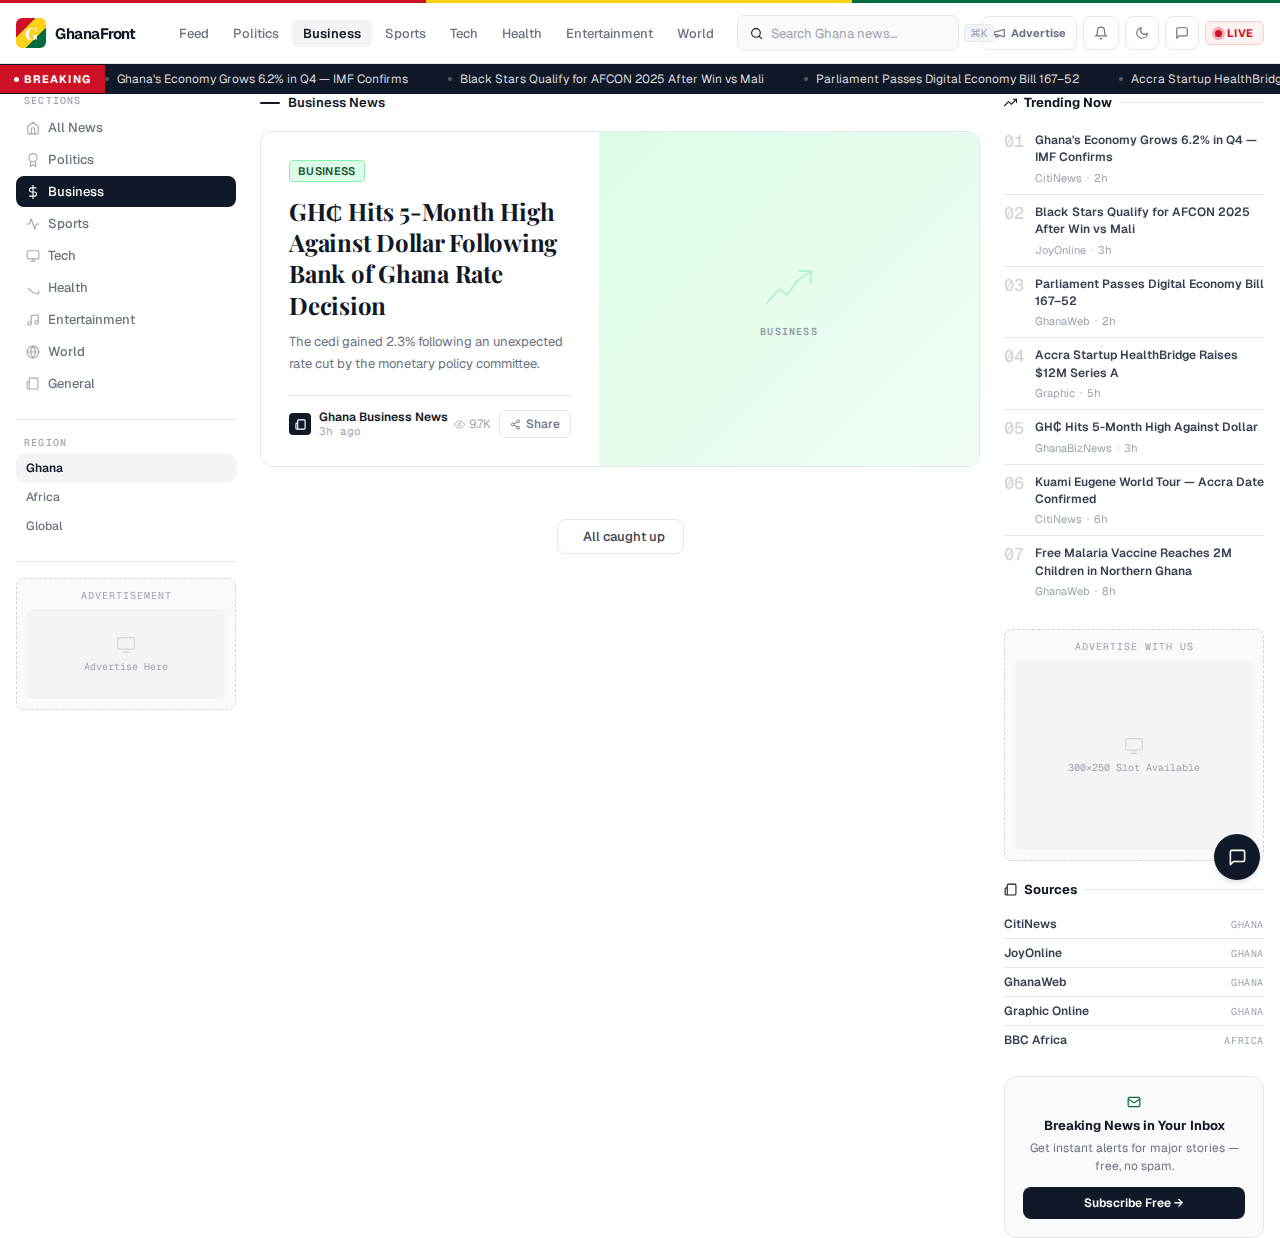
<file: pages/business.html>
<!DOCTYPE html>
<html lang="en">
<head>
  <meta charset="UTF-8"><meta name="viewport" content="width=device-width, initial-scale=1.0">
  <title>Business News | GhanaFront</title>
  <link rel="preconnect" href="https://fonts.googleapis.com">
  <link rel="preconnect" href="https://fonts.gstatic.com" crossorigin>
  <link href="https://fonts.googleapis.com/css2?family=Geist:wght@300;400;500;600;700&family=Geist+Mono:wght@400;500&family=Playfair+Display:ital,wght@0,700;0,800;1,700&display=swap" rel="stylesheet">
  <link rel="stylesheet" href="../css/style.css">
</head>
<body>
<div id="headerRoot"></div><div id="tickerRoot"></div>
<div class="page">
  <div id="sidebarRoot"></div>
  <main>
    <div class="section-head" style="margin-bottom:20px">
      <div class="section-label2"><div class="section-rule"></div>Business News</div>
    </div>
    <div id="heroSlot" style="margin-bottom:24px"></div>
    <div class="article-grid" id="articleGrid"></div>
    <div class="load-row">
      <button class="load-btn" id="loadBtn">
        <span id="loadIcon"></span><span id="loadText">Load more</span>
        <div class="spinner" id="spinner"></div>
      </button>
    </div>
  </main>
  <div id="trendingRoot"></div>
</div>
<div id="chatRoot"></div>
<script>
  try {
    var cfg = JSON.parse(localStorage.getItem('gf_site_config') || '{}');
    window.API_BASE = cfg.apiBase || 'https://ghanaever-new.onrender.com';
  } catch(e) {
    window.API_BASE = 'https://ghanaever-new.onrender.com';
  }
</script>
<script src="../js/app.js"></script>
<script>
  const CAT='business', LABEL='Business';
  let page=1, articles=[];
  document.addEventListener('DOMContentLoaded', async()=>{
    document.getElementById('headerRoot').innerHTML=buildHeader(LABEL);
    document.getElementById('tickerRoot').innerHTML=buildTicker(MOCK_TRENDING.slice(0,5));
    document.getElementById('trendingRoot').innerHTML=buildTrendingSidebar(MOCK_TRENDING);
    document.getElementById('chatRoot').innerHTML=buildChatbot();
    document.getElementById('sidebarRoot').innerHTML=buildSidebar(CAT,'ghana');
    applyDark();initSearch();initChat();
    await load(true);
  });
  async function load(reset=false){
    if(reset){page=1;articles=[];}
    document.getElementById('spinner').style.display='block';
    document.getElementById('loadBtn').disabled=true;
    const data=await apiFetch('/api/articles?category='+CAT+'&page='+page+'&limit=9');
    const fetched=data?.articles||MOCK_ARTICLES.filter(a=>a.category===CAT);
    articles=reset?fetched:[...articles,...fetched];
    if(articles.length>0){
      document.getElementById('heroSlot').innerHTML=buildHero(articles[0]);
      document.getElementById('articleGrid').innerHTML=articles.slice(1).map((a,i)=>buildCard(a,i)).join('');
    } else {
      document.getElementById('heroSlot').innerHTML='';
      document.getElementById('articleGrid').innerHTML='<div style="grid-column:1/-1;text-align:center;padding:60px;color:var(--muted)">No '+LABEL+' articles yet.</div>';
    }
    document.getElementById('spinner').style.display='none';
    document.getElementById('loadBtn').disabled=false;
    if(fetched.length<9){document.getElementById('loadText').textContent='All caught up';document.getElementById('loadBtn').onclick=null;}
    else{document.getElementById('loadBtn').onclick=()=>load(false);}
    page++;
  }
  function filterCategory(cat,btn){location.href=cat+'.html';}
  function filterRegion(r,btn){document.querySelectorAll('.region-btn').forEach(b=>b.classList.remove('active'));btn.classList.add('active');load(true);}
</script>
</body>
</html>
</file>
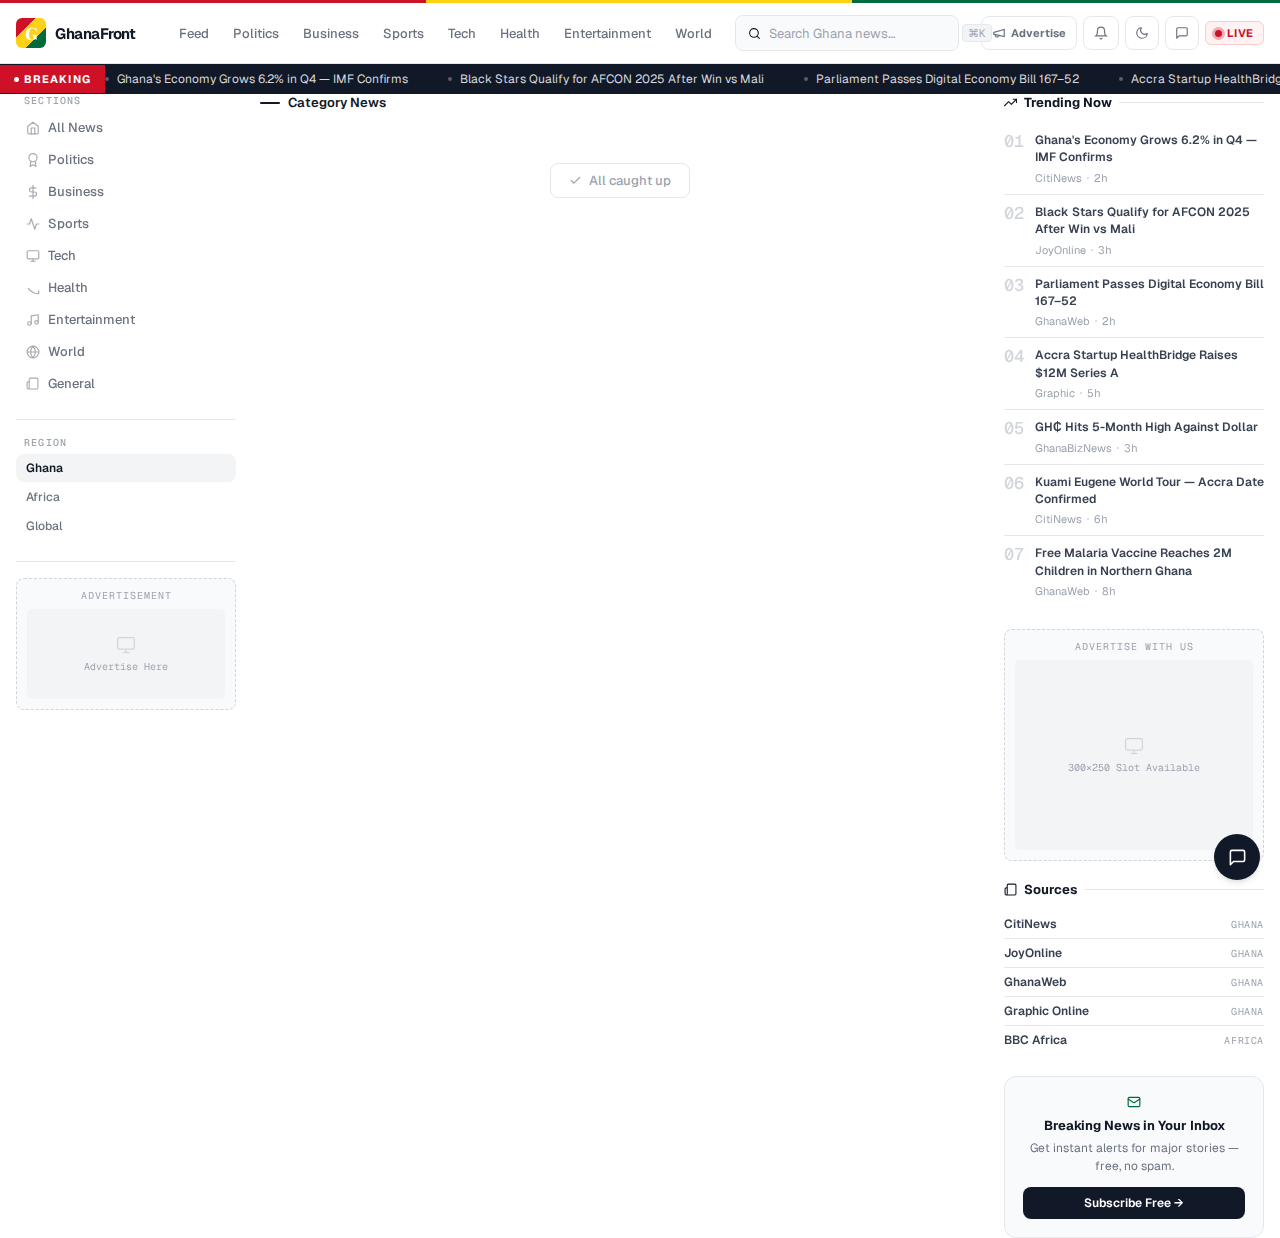
<file: pages/category.html>
<!DOCTYPE html>
<html lang="en">
<head>
  <meta charset="UTF-8">
  <meta name="viewport" content="width=device-width, initial-scale=1.0">
  <title>Category | GhanaFront</title>
  <link rel="preconnect" href="https://fonts.googleapis.com">
  <link rel="preconnect" href="https://fonts.gstatic.com" crossorigin>
  <link href="https://fonts.googleapis.com/css2?family=Geist:wght@300;400;500;600;700&family=Geist+Mono:wght@400;500&family=Playfair+Display:ital,wght@0,700;0,800;1,700&display=swap" rel="stylesheet">
  <link rel="stylesheet" href="../css/style.css">
</head>
<body>

<div id="headerRoot"></div>
<div id="tickerRoot"></div>

<div class="page">
  <div id="sidebarRoot"></div>
  <main>
    <div id="categoryHead" class="section-head" style="margin-bottom:20px"></div>
    <div id="heroSlot" style="margin-bottom:24px"></div>
    <div class="article-grid" id="articleGrid"></div>
    <div class="load-row">
      <button class="load-btn" id="loadBtn" onclick="loadMore()">
        <span id="loadIcon"></span>
        <span id="loadText">Load more</span>
        <div class="spinner" id="spinner"></div>
      </button>
    </div>
  </main>
  <div id="trendingRoot"></div>
</div>

<div id="chatRoot"></div>

<script>
  try {
    var cfg = JSON.parse(localStorage.getItem('gf_site_config') || '{}');
    window.API_BASE = cfg.apiBase || 'https://ghanaever-new.onrender.com';
  } catch(e) {
    window.API_BASE = 'https://ghanaever-new.onrender.com';
  }
</script>
<script src="../js/app.js"></script>
<script>
  // Read category from URL param or filename
  const params  = new URLSearchParams(location.search);
  const CAT     = params.get('cat') || location.pathname.split('/').pop().replace('.html','');
  const CAT_LABEL = CAT.charAt(0).toUpperCase() + CAT.slice(1);

  let page = 1;
  let articles = [];

  document.addEventListener('DOMContentLoaded', async () => {
    document.title = `${CAT_LABEL} — GhanaFront`;
    document.getElementById('headerRoot').innerHTML   = buildHeader(CAT_LABEL);
    document.getElementById('tickerRoot').innerHTML   = buildTicker(MOCK_TRENDING.slice(0,5));
    document.getElementById('trendingRoot').innerHTML = buildTrendingSidebar(MOCK_TRENDING);
    document.getElementById('chatRoot').innerHTML     = buildChatbot();
    document.getElementById('sidebarRoot').innerHTML  = buildSidebar(CAT, 'ghana');

    document.getElementById('categoryHead').innerHTML = `
      <div class="section-label2">
        <div class="section-rule"></div>
        ${CAT_LABEL} News
      </div>`;

    applyDark();
    initSearch();
    initChat();
    await loadArticles(true);
  });

  async function loadArticles(reset = false) {
    if (reset) { page = 1; articles = []; }
    document.getElementById('spinner').style.display = 'block';
    document.getElementById('loadBtn').disabled = true;

    const data = await apiFetch(`/api/articles?category=${CAT}&page=${page}&limit=9`);
    const fetched = data?.articles || MOCK_ARTICLES.filter(a => a.category === CAT || CAT === 'all');

    articles = reset ? fetched : [...articles, ...fetched];

    if (articles.length > 0) {
      document.getElementById('heroSlot').innerHTML = buildHero(articles[0]);
      document.getElementById('articleGrid').innerHTML = articles.slice(1).map((a,i)=>buildCard(a,i)).join('');
    }

    document.getElementById('spinner').style.display = 'none';
    document.getElementById('loadBtn').disabled = false;

    if (fetched.length < 9) {
      document.getElementById('loadText').textContent = 'All caught up';
      document.getElementById('loadIcon').innerHTML = ICONS.check;
      document.getElementById('loadBtn').onclick = null;
      document.getElementById('loadBtn').style.color = 'var(--subtle)';
    }
    page++;
  }

  function loadMore() { loadArticles(false); }

  function filterCategory(cat, btn) {
    location.href = `${cat}.html`;
  }

  function filterRegion(reg, btn) {
    document.querySelectorAll('.region-btn').forEach(b=>b.classList.remove('active'));
    btn.classList.add('active');
    loadArticles(true);
  }
</script>
</body>
</html>
</file>
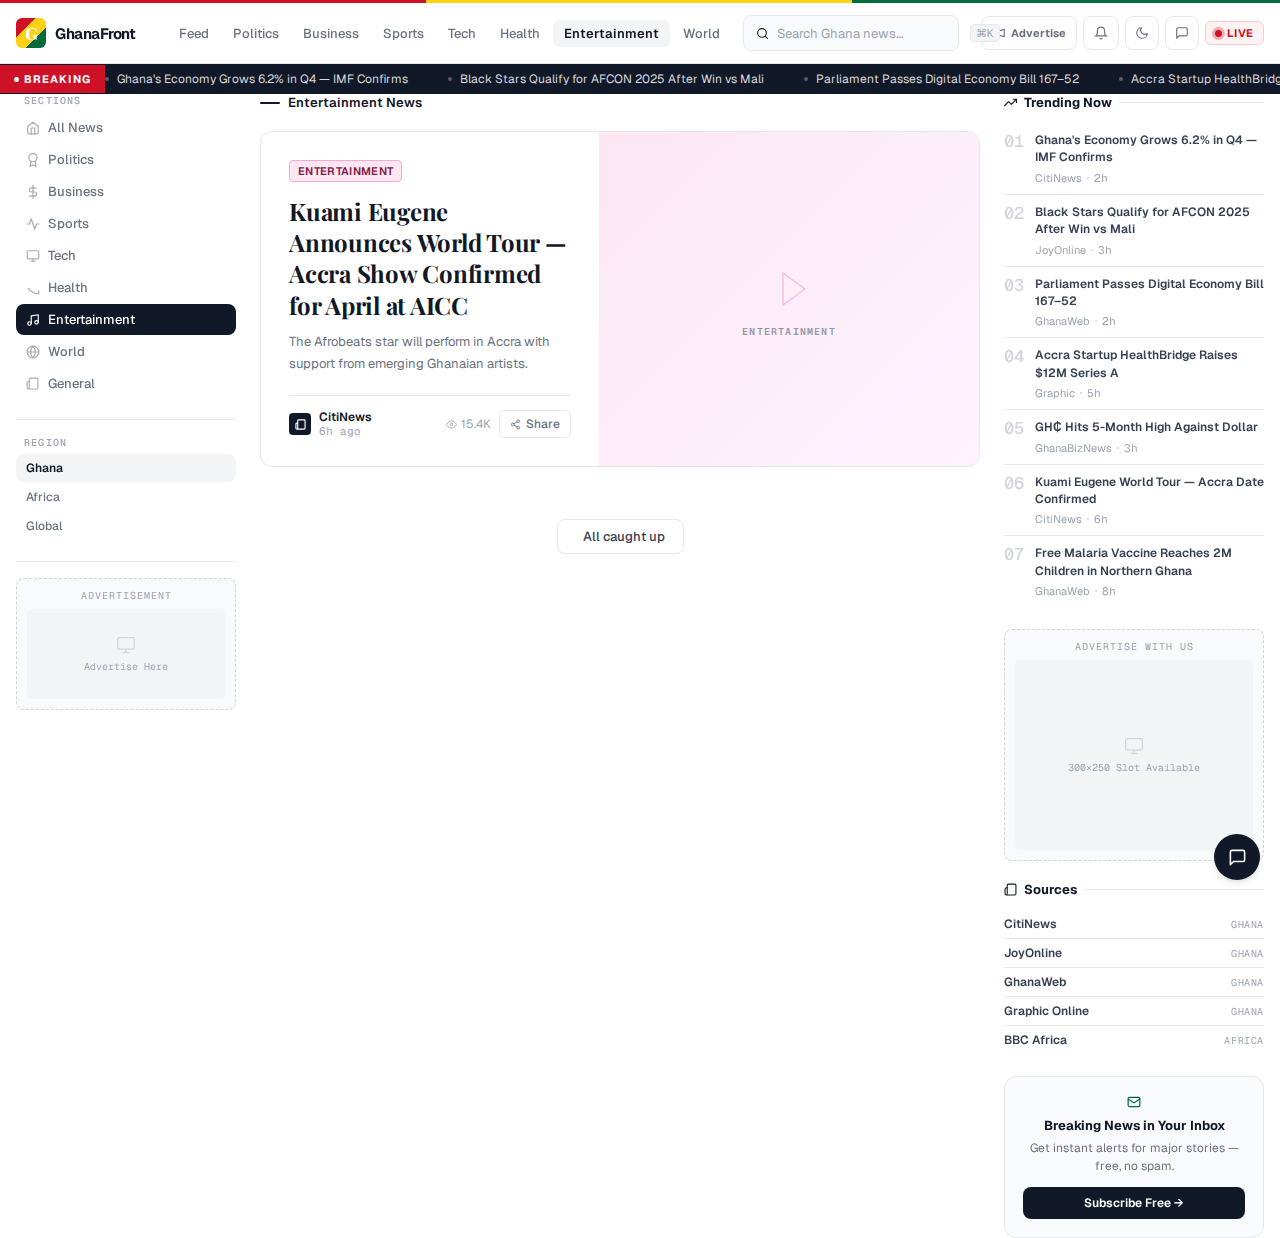
<file: pages/entertainment.html>
<!DOCTYPE html>
<html lang="en">
<head>
  <meta charset="UTF-8"><meta name="viewport" content="width=device-width, initial-scale=1.0">
  <title>Entertainment News | GhanaFront</title>
  <link rel="preconnect" href="https://fonts.googleapis.com">
  <link rel="preconnect" href="https://fonts.gstatic.com" crossorigin>
  <link href="https://fonts.googleapis.com/css2?family=Geist:wght@300;400;500;600;700&family=Geist+Mono:wght@400;500&family=Playfair+Display:ital,wght@0,700;0,800;1,700&display=swap" rel="stylesheet">
  <link rel="stylesheet" href="../css/style.css">
</head>
<body>
<div id="headerRoot"></div><div id="tickerRoot"></div>
<div class="page">
  <div id="sidebarRoot"></div>
  <main>
    <div class="section-head" style="margin-bottom:20px">
      <div class="section-label2"><div class="section-rule"></div>Entertainment News</div>
    </div>
    <div id="heroSlot" style="margin-bottom:24px"></div>
    <div class="article-grid" id="articleGrid"></div>
    <div class="load-row">
      <button class="load-btn" id="loadBtn">
        <span id="loadIcon"></span><span id="loadText">Load more</span>
        <div class="spinner" id="spinner"></div>
      </button>
    </div>
  </main>
  <div id="trendingRoot"></div>
</div>
<div id="chatRoot"></div>
<script>
  try {
    var cfg = JSON.parse(localStorage.getItem('gf_site_config') || '{}');
    window.API_BASE = cfg.apiBase || 'https://ghanaever-new.onrender.com';
  } catch(e) {
    window.API_BASE = 'https://ghanaever-new.onrender.com';
  }
</script>
<script src="../js/app.js"></script>
<script>
  const CAT='entertainment', LABEL='Entertainment';
  let page=1, articles=[];
  document.addEventListener('DOMContentLoaded', async()=>{
    document.getElementById('headerRoot').innerHTML=buildHeader(LABEL);
    document.getElementById('tickerRoot').innerHTML=buildTicker(MOCK_TRENDING.slice(0,5));
    document.getElementById('trendingRoot').innerHTML=buildTrendingSidebar(MOCK_TRENDING);
    document.getElementById('chatRoot').innerHTML=buildChatbot();
    document.getElementById('sidebarRoot').innerHTML=buildSidebar(CAT,'ghana');
    applyDark();initSearch();initChat();
    await load(true);
  });
  async function load(reset=false){
    if(reset){page=1;articles=[];}
    document.getElementById('spinner').style.display='block';
    document.getElementById('loadBtn').disabled=true;
    const data=await apiFetch('/api/articles?category='+CAT+'&page='+page+'&limit=9');
    const fetched=data?.articles||MOCK_ARTICLES.filter(a=>a.category===CAT);
    articles=reset?fetched:[...articles,...fetched];
    if(articles.length>0){
      document.getElementById('heroSlot').innerHTML=buildHero(articles[0]);
      document.getElementById('articleGrid').innerHTML=articles.slice(1).map((a,i)=>buildCard(a,i)).join('');
    } else {
      document.getElementById('heroSlot').innerHTML='';
      document.getElementById('articleGrid').innerHTML='<div style="grid-column:1/-1;text-align:center;padding:60px;color:var(--muted)">No '+LABEL+' articles yet.</div>';
    }
    document.getElementById('spinner').style.display='none';
    document.getElementById('loadBtn').disabled=false;
    if(fetched.length<9){document.getElementById('loadText').textContent='All caught up';document.getElementById('loadBtn').onclick=null;}
    else{document.getElementById('loadBtn').onclick=()=>load(false);}
    page++;
  }
  function filterCategory(cat,btn){location.href=cat+'.html';}
  function filterRegion(r,btn){document.querySelectorAll('.region-btn').forEach(b=>b.classList.remove('active'));btn.classList.add('active');load(true);}
</script>
</body>
</html>
</file>
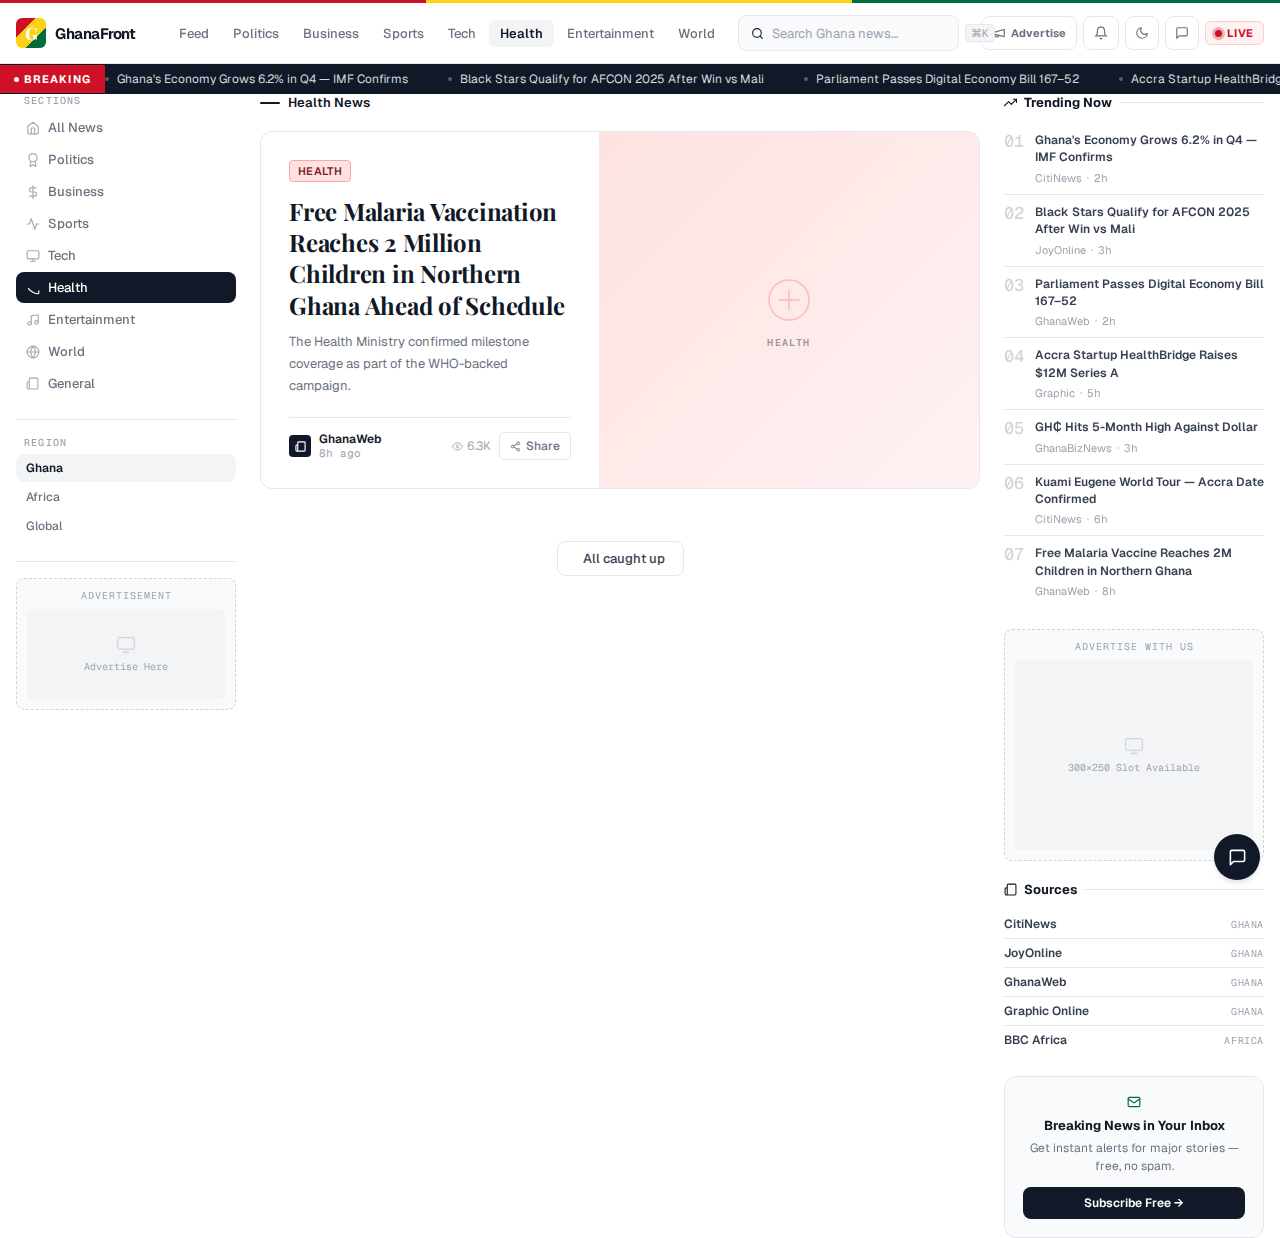
<file: pages/health.html>
<!DOCTYPE html>
<html lang="en">
<head>
  <meta charset="UTF-8"><meta name="viewport" content="width=device-width, initial-scale=1.0">
  <title>Health News | GhanaFront</title>
  <link rel="preconnect" href="https://fonts.googleapis.com">
  <link rel="preconnect" href="https://fonts.gstatic.com" crossorigin>
  <link href="https://fonts.googleapis.com/css2?family=Geist:wght@300;400;500;600;700&family=Geist+Mono:wght@400;500&family=Playfair+Display:ital,wght@0,700;0,800;1,700&display=swap" rel="stylesheet">
  <link rel="stylesheet" href="../css/style.css">
</head>
<body>
<div id="headerRoot"></div><div id="tickerRoot"></div>
<div class="page">
  <div id="sidebarRoot"></div>
  <main>
    <div class="section-head" style="margin-bottom:20px">
      <div class="section-label2"><div class="section-rule"></div>Health News</div>
    </div>
    <div id="heroSlot" style="margin-bottom:24px"></div>
    <div class="article-grid" id="articleGrid"></div>
    <div class="load-row">
      <button class="load-btn" id="loadBtn">
        <span id="loadIcon"></span><span id="loadText">Load more</span>
        <div class="spinner" id="spinner"></div>
      </button>
    </div>
  </main>
  <div id="trendingRoot"></div>
</div>
<div id="chatRoot"></div>
<script>
  try {
    var cfg = JSON.parse(localStorage.getItem('gf_site_config') || '{}');
    window.API_BASE = cfg.apiBase || 'https://ghanaever-new.onrender.com';
  } catch(e) {
    window.API_BASE = 'https://ghanaever-new.onrender.com';
  }
</script>
<script src="../js/app.js"></script>
<script>
  const CAT='health', LABEL='Health';
  let page=1, articles=[];
  document.addEventListener('DOMContentLoaded', async()=>{
    document.getElementById('headerRoot').innerHTML=buildHeader(LABEL);
    document.getElementById('tickerRoot').innerHTML=buildTicker(MOCK_TRENDING.slice(0,5));
    document.getElementById('trendingRoot').innerHTML=buildTrendingSidebar(MOCK_TRENDING);
    document.getElementById('chatRoot').innerHTML=buildChatbot();
    document.getElementById('sidebarRoot').innerHTML=buildSidebar(CAT,'ghana');
    applyDark();initSearch();initChat();
    await load(true);
  });
  async function load(reset=false){
    if(reset){page=1;articles=[];}
    document.getElementById('spinner').style.display='block';
    document.getElementById('loadBtn').disabled=true;
    const data=await apiFetch('/api/articles?category='+CAT+'&page='+page+'&limit=9');
    const fetched=data?.articles||MOCK_ARTICLES.filter(a=>a.category===CAT);
    articles=reset?fetched:[...articles,...fetched];
    if(articles.length>0){
      document.getElementById('heroSlot').innerHTML=buildHero(articles[0]);
      document.getElementById('articleGrid').innerHTML=articles.slice(1).map((a,i)=>buildCard(a,i)).join('');
    } else {
      document.getElementById('heroSlot').innerHTML='';
      document.getElementById('articleGrid').innerHTML='<div style="grid-column:1/-1;text-align:center;padding:60px;color:var(--muted)">No '+LABEL+' articles yet.</div>';
    }
    document.getElementById('spinner').style.display='none';
    document.getElementById('loadBtn').disabled=false;
    if(fetched.length<9){document.getElementById('loadText').textContent='All caught up';document.getElementById('loadBtn').onclick=null;}
    else{document.getElementById('loadBtn').onclick=()=>load(false);}
    page++;
  }
  function filterCategory(cat,btn){location.href=cat+'.html';}
  function filterRegion(r,btn){document.querySelectorAll('.region-btn').forEach(b=>b.classList.remove('active'));btn.classList.add('active');load(true);}
</script>
</body>
</html>
</file>
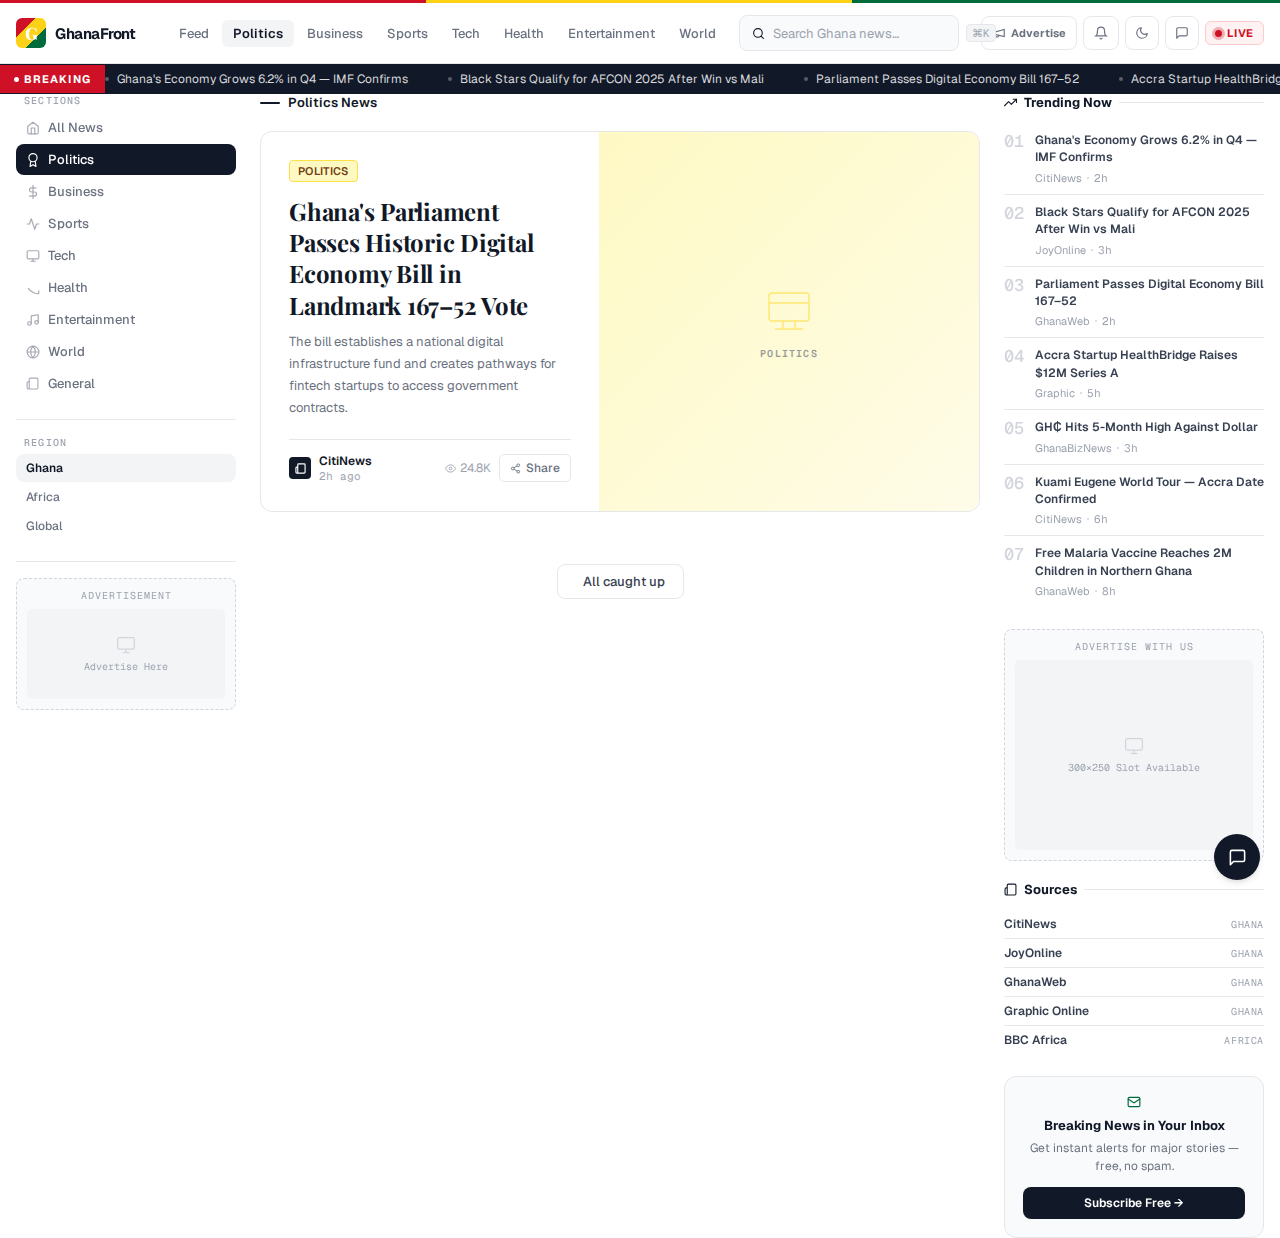
<file: pages/politics.html>
<!DOCTYPE html>
<html lang="en">
<head>
  <meta charset="UTF-8"><meta name="viewport" content="width=device-width, initial-scale=1.0">
  <title>Politics News | GhanaFront</title>
  <link rel="preconnect" href="https://fonts.googleapis.com">
  <link rel="preconnect" href="https://fonts.gstatic.com" crossorigin>
  <link href="https://fonts.googleapis.com/css2?family=Geist:wght@300;400;500;600;700&family=Geist+Mono:wght@400;500&family=Playfair+Display:ital,wght@0,700;0,800;1,700&display=swap" rel="stylesheet">
  <link rel="stylesheet" href="../css/style.css">
</head>
<body>
<div id="headerRoot"></div><div id="tickerRoot"></div>
<div class="page">
  <div id="sidebarRoot"></div>
  <main>
    <div class="section-head" style="margin-bottom:20px">
      <div class="section-label2"><div class="section-rule"></div>Politics News</div>
    </div>
    <div id="heroSlot" style="margin-bottom:24px"></div>
    <div class="article-grid" id="articleGrid"></div>
    <div class="load-row">
      <button class="load-btn" id="loadBtn">
        <span id="loadIcon"></span><span id="loadText">Load more</span>
        <div class="spinner" id="spinner"></div>
      </button>
    </div>
  </main>
  <div id="trendingRoot"></div>
</div>
<div id="chatRoot"></div>
<script>
  try {
    var cfg = JSON.parse(localStorage.getItem('gf_site_config') || '{}');
    window.API_BASE = cfg.apiBase || 'https://ghanaever-new.onrender.com';
  } catch(e) {
    window.API_BASE = 'https://ghanaever-new.onrender.com';
  }
</script>
<script src="../js/app.js"></script>
<script>
  const CAT='politics', LABEL='Politics';
  let page=1, articles=[];
  document.addEventListener('DOMContentLoaded', async()=>{
    document.getElementById('headerRoot').innerHTML=buildHeader(LABEL);
    document.getElementById('tickerRoot').innerHTML=buildTicker(MOCK_TRENDING.slice(0,5));
    document.getElementById('trendingRoot').innerHTML=buildTrendingSidebar(MOCK_TRENDING);
    document.getElementById('chatRoot').innerHTML=buildChatbot();
    document.getElementById('sidebarRoot').innerHTML=buildSidebar(CAT,'ghana');
    applyDark();initSearch();initChat();
    await load(true);
  });
  async function load(reset=false){
    if(reset){page=1;articles=[];}
    document.getElementById('spinner').style.display='block';
    document.getElementById('loadBtn').disabled=true;
    const data=await apiFetch('/api/articles?category='+CAT+'&page='+page+'&limit=9');
    const fetched=data?.articles||MOCK_ARTICLES.filter(a=>a.category===CAT);
    articles=reset?fetched:[...articles,...fetched];
    if(articles.length>0){
      document.getElementById('heroSlot').innerHTML=buildHero(articles[0]);
      document.getElementById('articleGrid').innerHTML=articles.slice(1).map((a,i)=>buildCard(a,i)).join('');
    } else {
      document.getElementById('heroSlot').innerHTML='';
      document.getElementById('articleGrid').innerHTML='<div style="grid-column:1/-1;text-align:center;padding:60px;color:var(--muted)">No '+LABEL+' articles yet.</div>';
    }
    document.getElementById('spinner').style.display='none';
    document.getElementById('loadBtn').disabled=false;
    if(fetched.length<9){document.getElementById('loadText').textContent='All caught up';document.getElementById('loadBtn').onclick=null;}
    else{document.getElementById('loadBtn').onclick=()=>load(false);}
    page++;
  }
  function filterCategory(cat,btn){location.href=cat+'.html';}
  function filterRegion(r,btn){document.querySelectorAll('.region-btn').forEach(b=>b.classList.remove('active'));btn.classList.add('active');load(true);}
</script>
</body>
</html>
</file>
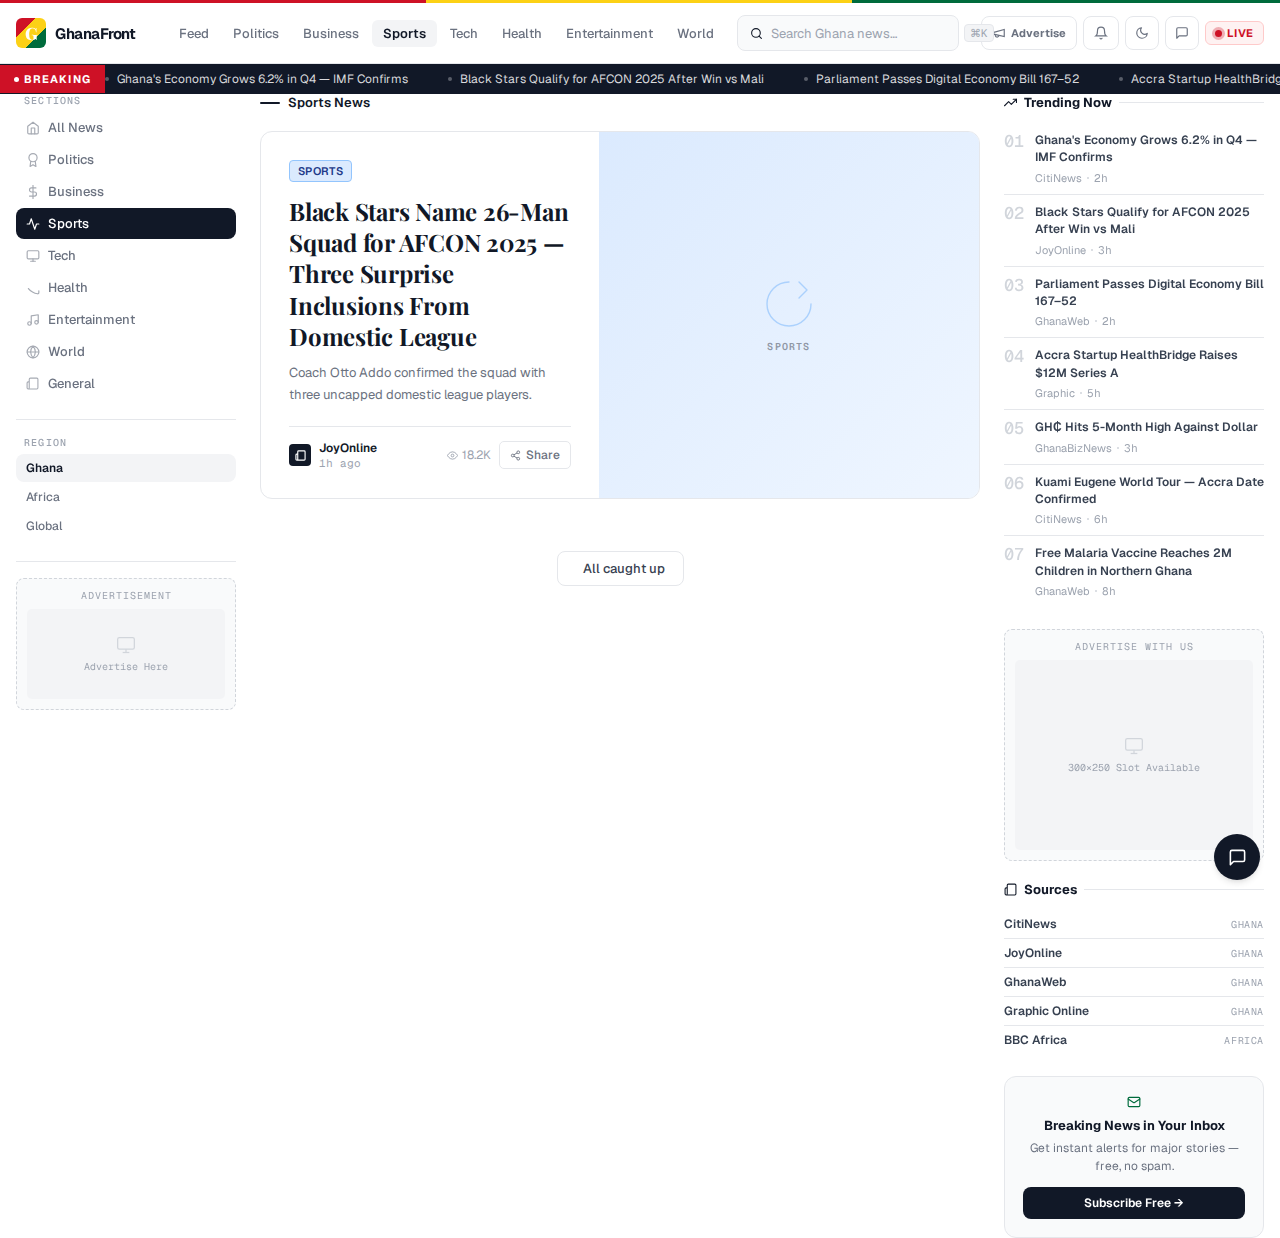
<file: pages/sports.html>
<!DOCTYPE html>
<html lang="en">
<head>
  <meta charset="UTF-8"><meta name="viewport" content="width=device-width, initial-scale=1.0">
  <title>Sports News | GhanaFront</title>
  <link rel="preconnect" href="https://fonts.googleapis.com">
  <link rel="preconnect" href="https://fonts.gstatic.com" crossorigin>
  <link href="https://fonts.googleapis.com/css2?family=Geist:wght@300;400;500;600;700&family=Geist+Mono:wght@400;500&family=Playfair+Display:ital,wght@0,700;0,800;1,700&display=swap" rel="stylesheet">
  <link rel="stylesheet" href="../css/style.css">
</head>
<body>
<div id="headerRoot"></div><div id="tickerRoot"></div>
<div class="page">
  <div id="sidebarRoot"></div>
  <main>
    <div class="section-head" style="margin-bottom:20px">
      <div class="section-label2"><div class="section-rule"></div>Sports News</div>
    </div>
    <div id="heroSlot" style="margin-bottom:24px"></div>
    <div class="article-grid" id="articleGrid"></div>
    <div class="load-row">
      <button class="load-btn" id="loadBtn">
        <span id="loadIcon"></span><span id="loadText">Load more</span>
        <div class="spinner" id="spinner"></div>
      </button>
    </div>
  </main>
  <div id="trendingRoot"></div>
</div>
<div id="chatRoot"></div>
<script>
  try {
    var cfg = JSON.parse(localStorage.getItem('gf_site_config') || '{}');
    window.API_BASE = cfg.apiBase || 'https://ghanaever-new.onrender.com';
  } catch(e) {
    window.API_BASE = 'https://ghanaever-new.onrender.com';
  }
</script>
<script src="../js/app.js"></script>
<script>
  const CAT='sports', LABEL='Sports';
  let page=1, articles=[];
  document.addEventListener('DOMContentLoaded', async()=>{
    document.getElementById('headerRoot').innerHTML=buildHeader(LABEL);
    document.getElementById('tickerRoot').innerHTML=buildTicker(MOCK_TRENDING.slice(0,5));
    document.getElementById('trendingRoot').innerHTML=buildTrendingSidebar(MOCK_TRENDING);
    document.getElementById('chatRoot').innerHTML=buildChatbot();
    document.getElementById('sidebarRoot').innerHTML=buildSidebar(CAT,'ghana');
    applyDark();initSearch();initChat();
    await load(true);
  });
  async function load(reset=false){
    if(reset){page=1;articles=[];}
    document.getElementById('spinner').style.display='block';
    document.getElementById('loadBtn').disabled=true;
    const data=await apiFetch('/api/articles?category='+CAT+'&page='+page+'&limit=9');
    const fetched=data?.articles||MOCK_ARTICLES.filter(a=>a.category===CAT);
    articles=reset?fetched:[...articles,...fetched];
    if(articles.length>0){
      document.getElementById('heroSlot').innerHTML=buildHero(articles[0]);
      document.getElementById('articleGrid').innerHTML=articles.slice(1).map((a,i)=>buildCard(a,i)).join('');
    } else {
      document.getElementById('heroSlot').innerHTML='';
      document.getElementById('articleGrid').innerHTML='<div style="grid-column:1/-1;text-align:center;padding:60px;color:var(--muted)">No '+LABEL+' articles yet.</div>';
    }
    document.getElementById('spinner').style.display='none';
    document.getElementById('loadBtn').disabled=false;
    if(fetched.length<9){document.getElementById('loadText').textContent='All caught up';document.getElementById('loadBtn').onclick=null;}
    else{document.getElementById('loadBtn').onclick=()=>load(false);}
    page++;
  }
  function filterCategory(cat,btn){location.href=cat+'.html';}
  function filterRegion(r,btn){document.querySelectorAll('.region-btn').forEach(b=>b.classList.remove('active'));btn.classList.add('active');load(true);}
</script>
</body>
</html>
</file>
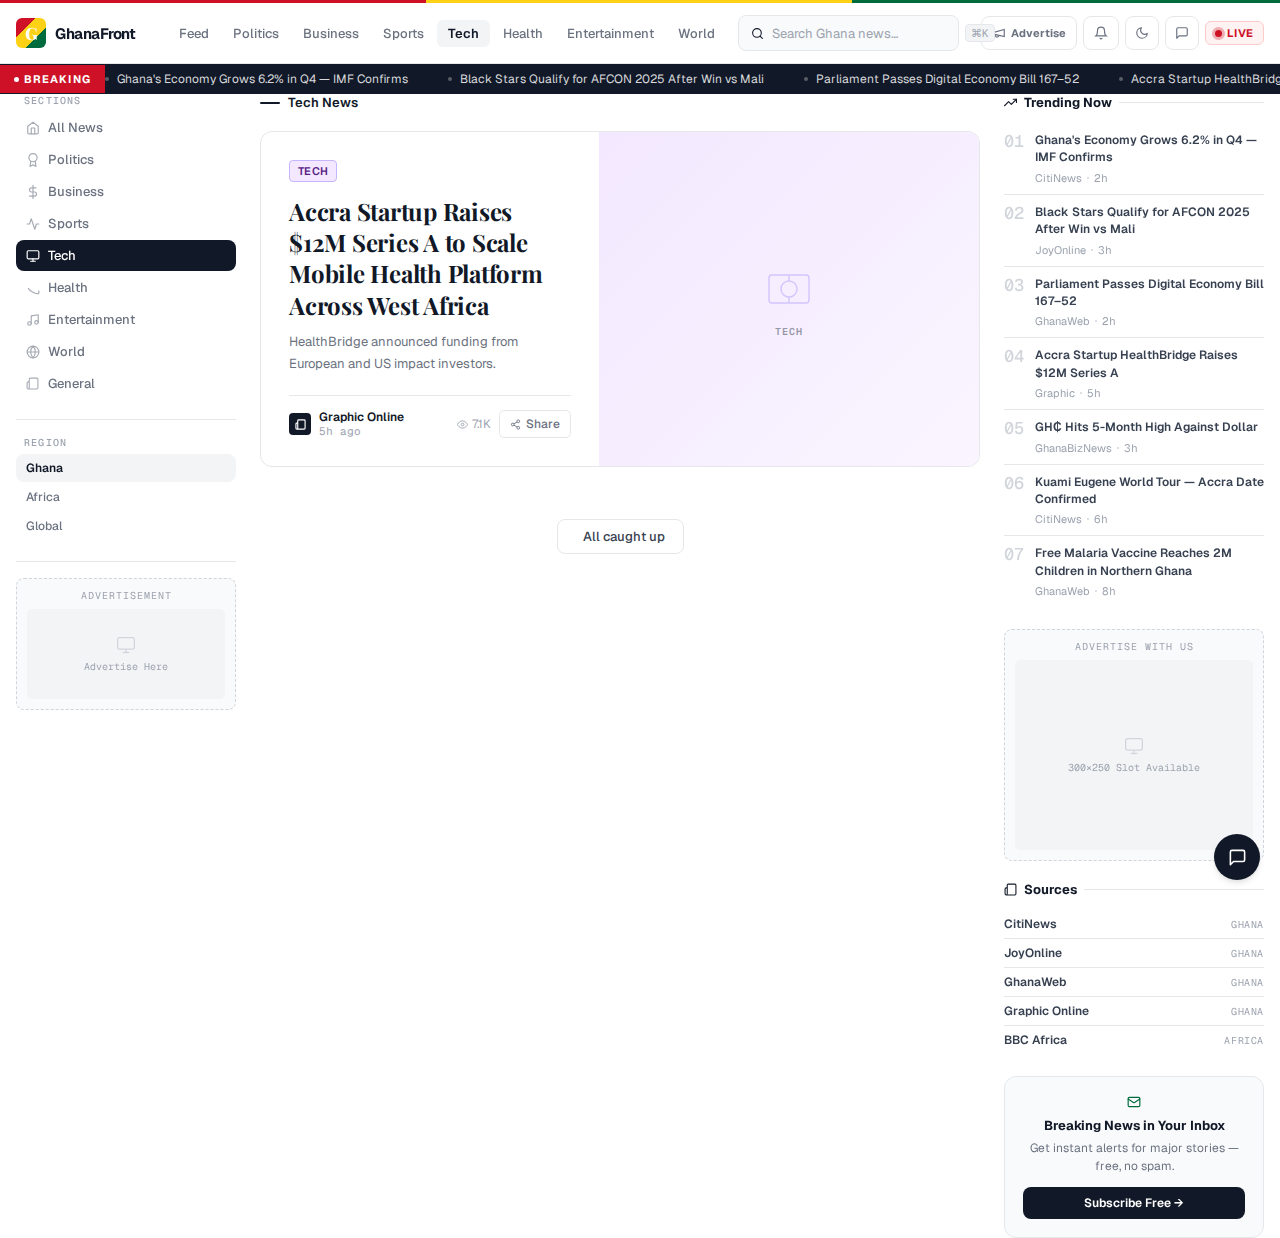
<file: pages/tech.html>
<!DOCTYPE html>
<html lang="en">
<head>
  <meta charset="UTF-8"><meta name="viewport" content="width=device-width, initial-scale=1.0">
  <title>Tech News | GhanaFront</title>
  <link rel="preconnect" href="https://fonts.googleapis.com">
  <link rel="preconnect" href="https://fonts.gstatic.com" crossorigin>
  <link href="https://fonts.googleapis.com/css2?family=Geist:wght@300;400;500;600;700&family=Geist+Mono:wght@400;500&family=Playfair+Display:ital,wght@0,700;0,800;1,700&display=swap" rel="stylesheet">
  <link rel="stylesheet" href="../css/style.css">
</head>
<body>
<div id="headerRoot"></div><div id="tickerRoot"></div>
<div class="page">
  <div id="sidebarRoot"></div>
  <main>
    <div class="section-head" style="margin-bottom:20px">
      <div class="section-label2"><div class="section-rule"></div>Tech News</div>
    </div>
    <div id="heroSlot" style="margin-bottom:24px"></div>
    <div class="article-grid" id="articleGrid"></div>
    <div class="load-row">
      <button class="load-btn" id="loadBtn">
        <span id="loadIcon"></span><span id="loadText">Load more</span>
        <div class="spinner" id="spinner"></div>
      </button>
    </div>
  </main>
  <div id="trendingRoot"></div>
</div>
<div id="chatRoot"></div>
<script>
  try {
    var cfg = JSON.parse(localStorage.getItem('gf_site_config') || '{}');
    window.API_BASE = cfg.apiBase || 'https://ghanaever-new.onrender.com';
  } catch(e) {
    window.API_BASE = 'https://ghanaever-new.onrender.com';
  }
</script>
<script src="../js/app.js"></script>
<script>
  const CAT='tech', LABEL='Tech';
  let page=1, articles=[];
  document.addEventListener('DOMContentLoaded', async()=>{
    document.getElementById('headerRoot').innerHTML=buildHeader(LABEL);
    document.getElementById('tickerRoot').innerHTML=buildTicker(MOCK_TRENDING.slice(0,5));
    document.getElementById('trendingRoot').innerHTML=buildTrendingSidebar(MOCK_TRENDING);
    document.getElementById('chatRoot').innerHTML=buildChatbot();
    document.getElementById('sidebarRoot').innerHTML=buildSidebar(CAT,'ghana');
    applyDark();initSearch();initChat();
    await load(true);
  });
  async function load(reset=false){
    if(reset){page=1;articles=[];}
    document.getElementById('spinner').style.display='block';
    document.getElementById('loadBtn').disabled=true;
    const data=await apiFetch('/api/articles?category='+CAT+'&page='+page+'&limit=9');
    const fetched=data?.articles||MOCK_ARTICLES.filter(a=>a.category===CAT);
    articles=reset?fetched:[...articles,...fetched];
    if(articles.length>0){
      document.getElementById('heroSlot').innerHTML=buildHero(articles[0]);
      document.getElementById('articleGrid').innerHTML=articles.slice(1).map((a,i)=>buildCard(a,i)).join('');
    } else {
      document.getElementById('heroSlot').innerHTML='';
      document.getElementById('articleGrid').innerHTML='<div style="grid-column:1/-1;text-align:center;padding:60px;color:var(--muted)">No '+LABEL+' articles yet.</div>';
    }
    document.getElementById('spinner').style.display='none';
    document.getElementById('loadBtn').disabled=false;
    if(fetched.length<9){document.getElementById('loadText').textContent='All caught up';document.getElementById('loadBtn').onclick=null;}
    else{document.getElementById('loadBtn').onclick=()=>load(false);}
    page++;
  }
  function filterCategory(cat,btn){location.href=cat+'.html';}
  function filterRegion(r,btn){document.querySelectorAll('.region-btn').forEach(b=>b.classList.remove('active'));btn.classList.add('active');load(true);}
</script>
</body>
</html>
</file>
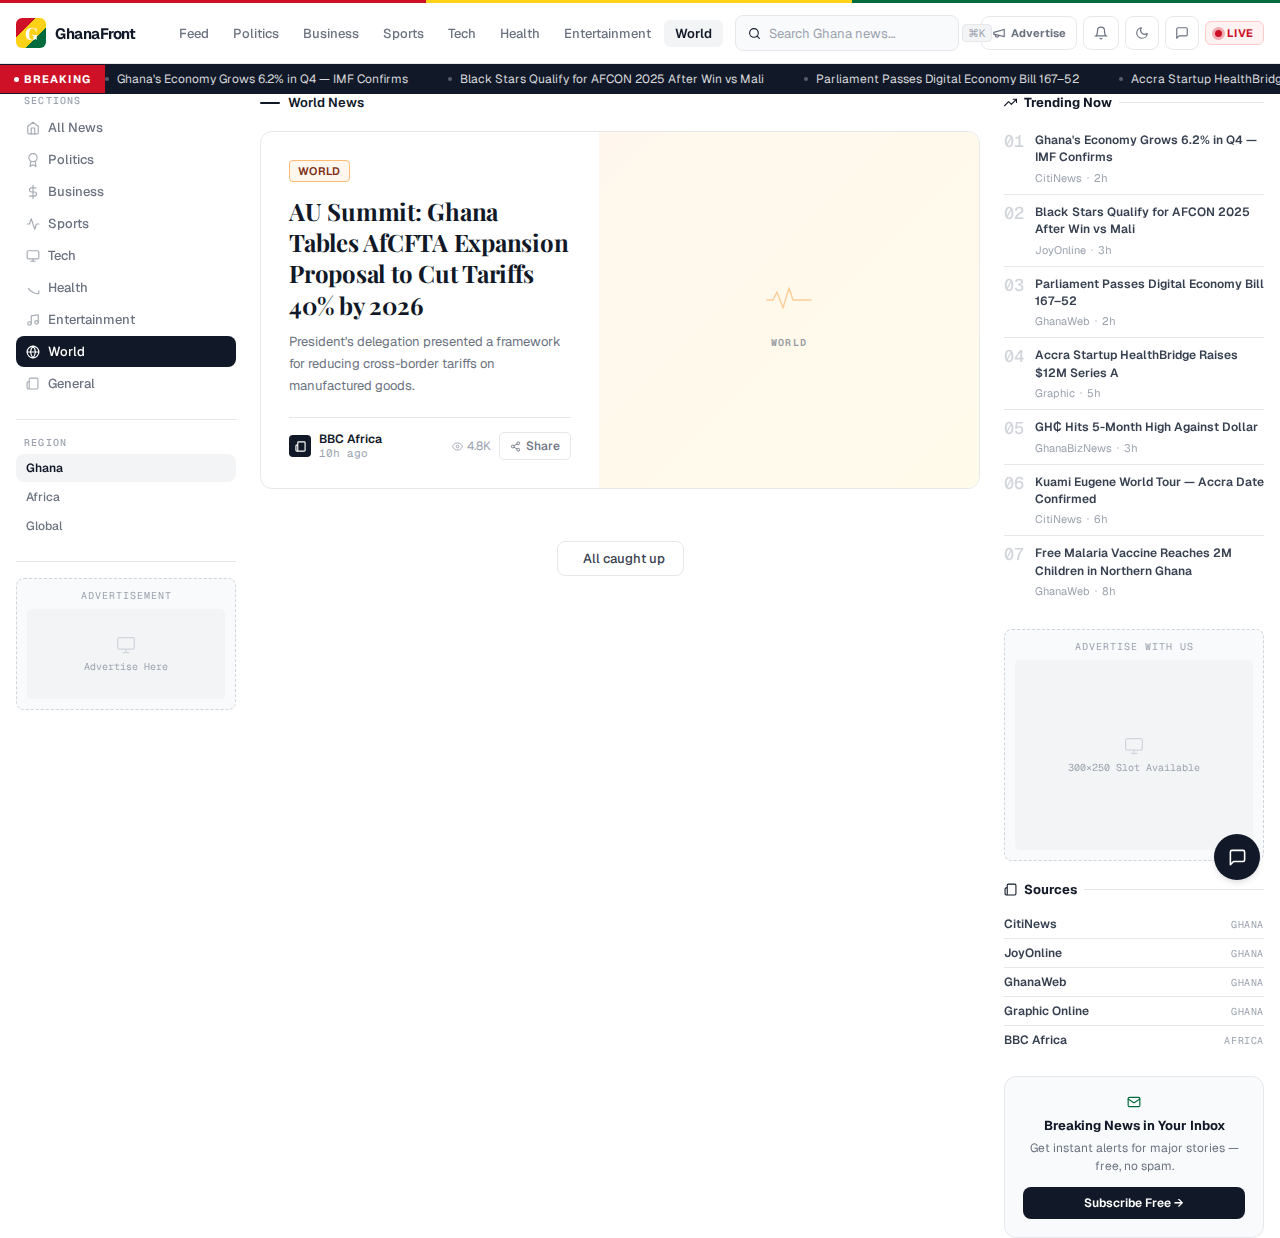
<file: pages/world.html>
<!DOCTYPE html>
<html lang="en">
<head>
  <meta charset="UTF-8"><meta name="viewport" content="width=device-width, initial-scale=1.0">
  <title>World News | GhanaFront</title>
  <link rel="preconnect" href="https://fonts.googleapis.com">
  <link rel="preconnect" href="https://fonts.gstatic.com" crossorigin>
  <link href="https://fonts.googleapis.com/css2?family=Geist:wght@300;400;500;600;700&family=Geist+Mono:wght@400;500&family=Playfair+Display:ital,wght@0,700;0,800;1,700&display=swap" rel="stylesheet">
  <link rel="stylesheet" href="../css/style.css">
</head>
<body>
<div id="headerRoot"></div><div id="tickerRoot"></div>
<div class="page">
  <div id="sidebarRoot"></div>
  <main>
    <div class="section-head" style="margin-bottom:20px">
      <div class="section-label2"><div class="section-rule"></div>World News</div>
    </div>
    <div id="heroSlot" style="margin-bottom:24px"></div>
    <div class="article-grid" id="articleGrid"></div>
    <div class="load-row">
      <button class="load-btn" id="loadBtn">
        <span id="loadIcon"></span><span id="loadText">Load more</span>
        <div class="spinner" id="spinner"></div>
      </button>
    </div>
  </main>
  <div id="trendingRoot"></div>
</div>
<div id="chatRoot"></div>
<script>
  try {
    var cfg = JSON.parse(localStorage.getItem('gf_site_config') || '{}');
    window.API_BASE = cfg.apiBase || 'https://ghanaever-new.onrender.com';
  } catch(e) {
    window.API_BASE = 'https://ghanaever-new.onrender.com';
  }
</script>
<script src="../js/app.js"></script>
<script>
  const CAT='world', LABEL='World';
  let page=1, articles=[];
  document.addEventListener('DOMContentLoaded', async()=>{
    document.getElementById('headerRoot').innerHTML=buildHeader(LABEL);
    document.getElementById('tickerRoot').innerHTML=buildTicker(MOCK_TRENDING.slice(0,5));
    document.getElementById('trendingRoot').innerHTML=buildTrendingSidebar(MOCK_TRENDING);
    document.getElementById('chatRoot').innerHTML=buildChatbot();
    document.getElementById('sidebarRoot').innerHTML=buildSidebar(CAT,'ghana');
    applyDark();initSearch();initChat();
    await load(true);
  });
  async function load(reset=false){
    if(reset){page=1;articles=[];}
    document.getElementById('spinner').style.display='block';
    document.getElementById('loadBtn').disabled=true;
    const data=await apiFetch('/api/articles?category='+CAT+'&page='+page+'&limit=9');
    const fetched=data?.articles||MOCK_ARTICLES.filter(a=>a.category===CAT);
    articles=reset?fetched:[...articles,...fetched];
    if(articles.length>0){
      document.getElementById('heroSlot').innerHTML=buildHero(articles[0]);
      document.getElementById('articleGrid').innerHTML=articles.slice(1).map((a,i)=>buildCard(a,i)).join('');
    } else {
      document.getElementById('heroSlot').innerHTML='';
      document.getElementById('articleGrid').innerHTML='<div style="grid-column:1/-1;text-align:center;padding:60px;color:var(--muted)">No '+LABEL+' articles yet.</div>';
    }
    document.getElementById('spinner').style.display='none';
    document.getElementById('loadBtn').disabled=false;
    if(fetched.length<9){document.getElementById('loadText').textContent='All caught up';document.getElementById('loadBtn').onclick=null;}
    else{document.getElementById('loadBtn').onclick=()=>load(false);}
    page++;
  }
  function filterCategory(cat,btn){location.href=cat+'.html';}
  function filterRegion(r,btn){document.querySelectorAll('.region-btn').forEach(b=>b.classList.remove('active'));btn.classList.add('active');load(true);}
</script>
</body>
</html>
</file>
<file: css/style.css>
@import url('https://fonts.googleapis.com/css2?family=Geist:wght@300;400;500;600;700&family=Geist+Mono:wght@400;500&family=Playfair+Display:ital,wght@0,700;0,800;1,700&display=swap');

/* ── Design Tokens ─────────────────────────────────────────────────── */
:root {
  --bg:       #ffffff;
  --surface:  #f9fafb;
  --surface2: #f3f4f6;
  --border:   #e5e7eb;
  --border2:  #d1d5db;
  --text:     #111827;
  --text2:    #374151;
  --muted:    #6b7280;
  --subtle:   #9ca3af;
  --accent:   #d4993a;
  --gh-red:   #ce1126;
  --gh-gold:  #fcd116;
  --gh-green: #006b3c;
  --shadow-sm: 0 1px 2px rgba(0,0,0,.05);
  --shadow:    0 1px 3px rgba(0,0,0,.10), 0 1px 2px rgba(0,0,0,.06);
  --shadow-md: 0 4px 6px -1px rgba(0,0,0,.10), 0 2px 4px -1px rgba(0,0,0,.06);
  --shadow-lg: 0 10px 15px -3px rgba(0,0,0,.10), 0 4px 6px -2px rgba(0,0,0,.05);
  --r:  8px;
  --rl: 12px;
}

.dark {
  --bg:       #0a0a0a;
  --surface:  #111111;
  --surface2: #1a1a1a;
  --border:   #222222;
  --border2:  #333333;
  --text:     #fafafa;
  --text2:    #e4e4e7;
  --muted:    #a1a1aa;
  --subtle:   #71717a;
}

/* ── Reset ─────────────────────────────────────────────────────────── */
*, *::before, *::after { box-sizing: border-box; margin: 0; padding: 0; }
html { font-size: 14px; scroll-behavior: smooth; }
body {
  font-family: 'Geist', -apple-system, BlinkMacSystemFont, sans-serif;
  background: var(--bg);
  color: var(--text);
  -webkit-font-smoothing: antialiased;
  transition: background .2s, color .2s;
  min-height: 100vh;
}
a { color: inherit; text-decoration: none; }
button { font-family: inherit; cursor: pointer; }
img { display: block; max-width: 100%; }
svg { display: block; flex-shrink: 0; }

/* ── Ghana Flag Bar ─────────────────────────────────────────────────── */
.ghana-bar {
  height: 3px;
  background: linear-gradient(90deg,
    var(--gh-red)   0% 33.3%,
    var(--gh-gold)  33.3% 66.6%,
    var(--gh-green) 66.6% 100%);
}

/* ── Typography ─────────────────────────────────────────────────────── */
.font-display { font-family: 'Playfair Display', Georgia, serif; }
.font-mono    { font-family: 'Geist Mono', monospace; }

/* ── Header ─────────────────────────────────────────────────────────── */
.header {
  position: sticky; top: 0; z-index: 50;
  background: rgba(255,255,255,.9);
  backdrop-filter: blur(14px);
  -webkit-backdrop-filter: blur(14px);
  border-bottom: 1px solid var(--border);
  transition: background .2s;
}
.dark .header { background: rgba(10,10,10,.9); }

.header-inner {
  max-width: 1440px; margin: 0 auto;
  padding: 0 24px; height: 60px;
  display: flex; align-items: center; gap: 12px;
}

/* Logo */
.logo { display: flex; align-items: center; gap: 9px; flex-shrink: 0; }
.logo-mark {
  width: 30px; height: 30px; border-radius: 6px;
  position: relative; overflow: hidden;
}
.logo-mark-bg {
  position: absolute; inset: 0;
  background: linear-gradient(135deg, var(--gh-red) 33%, var(--gh-gold) 33% 66%, var(--gh-green) 66%);
}
.logo-mark-letter {
  position: relative; z-index: 1;
  display: flex; align-items: center; justify-content: center; height: 100%;
  font-family: 'Playfair Display', serif; font-weight: 800; font-size: 17px; color: #fff;
}
.logo-name { font-weight: 700; font-size: 15px; letter-spacing: -.03em; color: var(--text); }

/* Nav */
.nav { display: flex; gap: 2px; margin-left: 20px; }
.nav-link {
  padding: 5px 11px; border-radius: 6px;
  font-size: 13px; font-weight: 500; color: var(--muted);
  border: none; background: none; transition: all .12s;
}
.nav-link:hover, .nav-link.active {
  color: var(--text); background: var(--surface);
}
.nav-link.active { font-weight: 600; background: var(--surface2); }

/* Search */
.search-wrap { flex: 1; max-width: 340px; margin-left: auto; position: relative; }
.search-box {
  display: flex; align-items: center; gap: 8px;
  padding: 0 12px; height: 36px;
  background: var(--surface); border: 1px solid var(--border); border-radius: var(--r);
  transition: border-color .15s;
}
.search-box:focus-within { border-color: var(--border2); }
.search-box input {
  flex: 1; border: none; background: none; outline: none;
  font-family: 'Geist', sans-serif; font-size: 13px; color: var(--text);
}
.search-box input::placeholder { color: var(--subtle); }
.search-kbd {
  font-family: 'Geist Mono', monospace; font-size: 11px;
  color: var(--subtle); background: var(--surface2);
  border: 1px solid var(--border); border-radius: 4px; padding: 1px 5px; flex-shrink: 0;
}
.search-suggestions {
  position: absolute; top: calc(100% + 6px); left: 0; right: 0;
  background: var(--bg); border: 1px solid var(--border);
  border-radius: var(--rl); overflow: hidden;
  box-shadow: var(--shadow-lg); z-index: 100; display: none;
}
.search-suggestions.open { display: block; }
.suggestion-item {
  display: flex; align-items: center; gap: 10px;
  padding: 10px 14px; border-bottom: 1px solid var(--border);
  font-size: 13px; transition: background .1s;
}
.suggestion-item:last-child { border-bottom: none; }
.suggestion-item:hover { background: var(--surface); }
.suggestion-title { flex: 1; overflow: hidden; text-overflow: ellipsis; white-space: nowrap; }

/* Header right */
.header-right { display: flex; align-items: center; gap: 6px; margin-left: 10px; flex-shrink: 0; }
.icon-btn {
  width: 34px; height: 34px; border-radius: var(--r);
  border: 1px solid var(--border); background: var(--bg);
  display: flex; align-items: center; justify-content: center;
  color: var(--muted); transition: all .12s;
}
.icon-btn:hover { background: var(--surface); color: var(--text); }
.live-chip {
  display: flex; align-items: center; gap: 5px;
  padding: 4px 9px; border-radius: 6px;
  background: #fef2f2; border: 1px solid #fecaca;
}
.dark .live-chip { background: rgba(206,17,38,.08); border-color: rgba(206,17,38,.25); }
.live-dot {
  width: 7px; height: 7px; border-radius: 50%;
  background: var(--gh-red); position: relative;
}
.live-dot::after {
  content: ''; position: absolute; inset: -3px;
  border-radius: 50%; background: var(--gh-red); opacity: .3;
  animation: ping 1.5s ease-in-out infinite;
}
.live-label { font-size: 11px; font-weight: 700; color: var(--gh-red); letter-spacing: .06em; text-transform: uppercase; }

/* ── Ticker ─────────────────────────────────────────────────────────── */
.ticker { background: var(--text); display: flex; align-items: center; overflow: hidden; }
.ticker-tag {
  flex-shrink: 0; padding: 7px 14px;
  font-size: 11px; font-weight: 700; text-transform: uppercase; letter-spacing: .1em;
  background: var(--gh-red); color: #fff;
  display: flex; align-items: center; gap: 5px; white-space: nowrap;
}
.ticker-blink { width: 5px; height: 5px; border-radius: 50%; background: #fff; animation: blink 1s ease-in-out infinite; }
.ticker-track { flex: 1; overflow: hidden; }
.ticker-reel {
  display: flex; gap: 40px; white-space: nowrap;
  padding: 7px 0; animation: reel 40s linear infinite;
}
.ticker-item {
  font-size: 12px; color: rgba(255,255,255,.85);
  display: flex; align-items: center; gap: 8px;
}
.ticker-sep { width: 4px; height: 4px; border-radius: 50%; background: rgba(255,255,255,.3); flex-shrink: 0; }

/* ── Page Layout ─────────────────────────────────────────────────────── */
.page {
  max-width: 1440px; margin: 0 auto;
  padding: 28px 24px;
  display: grid; grid-template-columns: 216px 1fr 272px; gap: 28px;
}
@media (max-width: 1200px) { .page { grid-template-columns: 200px 1fr; } .right-col { display: none; } }
@media (max-width: 860px)  { .page { grid-template-columns: 1fr; padding: 16px; } .left-col { display: none; } }
@media (max-width: 768px)  { .nav { display: none; } }

/* ── Left Sidebar ────────────────────────────────────────────────────── */
.left-col { position: sticky; top: 80px; height: fit-content; }
.sidebar-label {
  font-family: 'Geist Mono', monospace; font-size: 10px; font-weight: 500;
  text-transform: uppercase; letter-spacing: .12em;
  color: var(--subtle); margin-bottom: 5px; padding: 0 8px;
}
.sidebar-btn {
  width: 100%; display: flex; align-items: center; gap: 8px;
  padding: 7px 10px; border-radius: var(--r);
  font-size: 13px; font-weight: 500; color: var(--muted);
  border: none; background: none; text-align: left;
  margin-bottom: 1px; transition: all .12s;
}
.sidebar-btn:hover { background: var(--surface); color: var(--text); }
.sidebar-btn.active { background: var(--text); color: var(--bg); }
.sidebar-btn .si { width: 14px; height: 14px; opacity: .6; flex-shrink: 0; }
.sidebar-btn.active .si { opacity: 1; }
.s-count { margin-left: auto; font-family: 'Geist Mono', monospace; font-size: 11px; opacity: .45; }
.sidebar-divider { height: 1px; background: var(--border); margin: 16px 0; }
.region-btn {
  width: 100%; padding: 6px 10px; border-radius: var(--r);
  font-size: 12px; font-weight: 500; color: var(--muted);
  border: none; background: none; text-align: left;
  margin-bottom: 1px; transition: all .12s;
}
.region-btn:hover { background: var(--surface); color: var(--text); }
.region-btn.active { background: var(--surface2); color: var(--text); font-weight: 600; }

/* ── Section Header ─────────────────────────────────────────────────── */
.section-head {
  display: flex; align-items: center; justify-content: space-between; margin-bottom: 16px;
}
.section-label2 { display: flex; align-items: center; gap: 8px; font-size: 13px; font-weight: 600; color: var(--text); }
.section-rule { width: 20px; height: 2px; background: var(--text); border-radius: 1px; }
.chip-row { display: flex; gap: 5px; }
.chip {
  padding: 5px 11px; border-radius: 6px; font-size: 12px; font-weight: 500;
  border: 1px solid var(--border); background: var(--bg); color: var(--muted);
  transition: all .12s;
}
.chip:hover { border-color: var(--border2); color: var(--text); }
.chip.active { background: var(--text); border-color: var(--text); color: var(--bg); }

/* ── Tags ────────────────────────────────────────────────────────────── */
.tag {
  display: inline-flex; align-items: center; gap: 4px;
  padding: 3px 8px; border-radius: 4px;
  font-size: 11px; font-weight: 600; letter-spacing: .03em; text-transform: uppercase;
}
.tag-breaking     { background: var(--gh-red); color: #fff; }
.tag-politics     { background: #fef9c3; color: #713f12; border: 1px solid #fde047; }
.tag-business     { background: #dcfce7; color: #14532d; border: 1px solid #86efac; }
.tag-sports       { background: #dbeafe; color: #1e3a8a; border: 1px solid #93c5fd; }
.tag-tech         { background: #f3e8ff; color: #581c87; border: 1px solid #c4b5fd; }
.tag-health       { background: #fee2e2; color: #7f1d1d; border: 1px solid #fca5a5; }
.tag-entertainment{ background: #fce7f3; color: #831843; border: 1px solid #f9a8d4; }
.tag-world        { background: #fff7ed; color: #7c2d12; border: 1px solid #fdba74; }
.tag-general      { background: var(--surface2); color: var(--muted); border: 1px solid var(--border); }

/* ── Hero Card ───────────────────────────────────────────────────────── */
.hero {
  border: 1px solid var(--border); border-radius: var(--rl);
  overflow: hidden; display: grid; grid-template-columns: 1fr 320px;
  margin-bottom: 24px; transition: box-shadow .2s; cursor: pointer;
}
.hero:hover { box-shadow: var(--shadow-lg); }
@media (max-width: 640px) { .hero { grid-template-columns: 1fr; } }
.hero-body { padding: 28px; display: flex; flex-direction: column; justify-content: space-between; }
.hero-tags { display: flex; align-items: center; gap: 6px; margin-bottom: 14px; }
.hero-title {
  font-family: 'Playfair Display', serif;
  font-size: 24px; font-weight: 700; line-height: 1.3;
  color: var(--text); margin-bottom: 10px; letter-spacing: -.01em;
}
.hero-excerpt { font-size: 13px; line-height: 1.7; color: var(--muted); margin-bottom: 20px; flex: 1; }
.hero-foot {
  display: flex; align-items: center; justify-content: space-between;
  padding-top: 14px; border-top: 1px solid var(--border);
}
.src-block { display: flex; align-items: center; gap: 8px; }
.src-dot {
  width: 22px; height: 22px; border-radius: 4px;
  background: var(--text); display: flex; align-items: center; justify-content: center; flex-shrink: 0;
}
.src-name  { font-size: 12px; font-weight: 600; color: var(--text); line-height: 1.2; }
.src-time  { font-size: 11px; color: var(--subtle); font-family: 'Geist Mono', monospace; }
.stat-pill { display: flex; align-items: center; gap: 4px; font-size: 12px; color: var(--subtle); }
.share-btn {
  display: flex; align-items: center; gap: 5px;
  padding: 5px 10px; border-radius: 5px; font-size: 12px; font-weight: 500;
  color: var(--muted); border: 1px solid var(--border); background: none; transition: all .12s;
}
.share-btn:hover { background: var(--surface); color: var(--text); }
.hero-img-wrap {
  position: relative; overflow: hidden;
  background: var(--surface2); min-height: 260px;
}
.hero-img-wrap img { width: 100%; height: 100%; object-fit: cover; transition: transform .5s; }
.hero:hover .hero-img-wrap img { transform: scale(1.04); }
.hero-placeholder {
  width: 100%; height: 100%; min-height: 260px;
  display: flex; align-items: center; justify-content: center;
}

/* ── Article Grid ────────────────────────────────────────────────────── */
.article-grid { display: grid; grid-template-columns: repeat(3,1fr); gap: 14px; }
@media (max-width: 1300px) { .article-grid { grid-template-columns: repeat(2,1fr); } }
@media (max-width: 560px)  { .article-grid { grid-template-columns: 1fr; } }

/* ── Article Card ────────────────────────────────────────────────────── */
.card {
  border: 1px solid var(--border); border-radius: var(--rl);
  overflow: hidden; background: var(--bg);
  display: flex; flex-direction: column; cursor: pointer;
  transition: box-shadow .18s, border-color .18s;
  animation: fadeUp .35s ease-out both;
}
.card:hover { box-shadow: var(--shadow-md); border-color: var(--border2); }
.card-img-wrap { overflow: hidden; height: 154px; background: var(--surface2); flex-shrink: 0; }
.card-img-wrap img { width: 100%; height: 100%; object-fit: cover; transition: transform .4s; display: block; }
.card:hover .card-img-wrap img { transform: scale(1.04); }
.card-placeholder {
  height: 154px; display: flex; align-items: center; justify-content: center;
}
.card-body { padding: 14px; flex: 1; display: flex; flex-direction: column; }
.card-meta { display: flex; align-items: center; justify-content: space-between; margin-bottom: 9px; }
.card-time { font-family: 'Geist Mono', monospace; font-size: 11px; color: var(--subtle); }
.card-title {
  font-family: 'Playfair Display', serif; font-size: 14px; font-weight: 700;
  line-height: 1.4; color: var(--text); margin-bottom: 7px; flex: 1;
  display: -webkit-box; -webkit-line-clamp: 3; -webkit-box-orient: vertical; overflow: hidden;
  transition: color .12s;
}
.card:hover .card-title { color: var(--accent); }
.card-excerpt {
  font-size: 12px; line-height: 1.6; color: var(--muted);
  display: -webkit-box; -webkit-line-clamp: 2; -webkit-box-orient: vertical; overflow: hidden;
  margin-bottom: 12px;
}
.card-foot {
  margin-top: auto; padding-top: 10px; border-top: 1px solid var(--border);
  display: flex; align-items: center; justify-content: space-between;
}
.card-src { font-size: 11px; font-weight: 600; color: var(--text2); }
.card-stats { display: flex; align-items: center; gap: 8px; }
.card-stat { display: flex; align-items: center; gap: 3px; font-size: 11px; color: var(--subtle); }
.card-action {
  width: 26px; height: 26px; border-radius: 5px;
  border: 1px solid var(--border); background: none;
  display: flex; align-items: center; justify-content: center;
  color: var(--muted); transition: all .12s;
}
.card-action:hover { background: var(--surface); color: var(--text); }

/* ── Load More ───────────────────────────────────────────────────────── */
.load-row { display: flex; justify-content: center; padding: 28px 0 0; }
.load-btn {
  display: flex; align-items: center; gap: 7px;
  padding: 8px 18px; border-radius: var(--r);
  border: 1px solid var(--border); background: var(--bg);
  font-size: 13px; font-weight: 500; color: var(--text2); transition: all .12s;
}
.load-btn:hover { background: var(--surface); box-shadow: var(--shadow-sm); }
.spinner {
  width: 13px; height: 13px; border-radius: 50%;
  border: 2px solid var(--border); border-top-color: var(--text);
  animation: spin .6s linear infinite; display: none;
}

/* ── Right Sidebar ───────────────────────────────────────────────────── */
.right-col { position: sticky; top: 80px; height: fit-content; }
.widget { margin-bottom: 22px; }
.widget-title {
  font-size: 13px; font-weight: 700; color: var(--text);
  margin-bottom: 12px; display: flex; align-items: center; gap: 7px;
}
.widget-line { flex: 1; height: 1px; background: var(--border); }
.trend-item {
  display: flex; align-items: flex-start; gap: 11px;
  padding: 9px 0; border-bottom: 1px solid var(--border); cursor: pointer;
}
.trend-item:last-child { border-bottom: none; }
.trend-num {
  font-family: 'Geist Mono', monospace; font-size: 17px; font-weight: 500;
  color: var(--border2); line-height: 1.1; flex-shrink: 0; width: 20px;
}
.trend-title {
  font-size: 12px; font-weight: 600; color: var(--text2); line-height: 1.45;
  margin-bottom: 4px;
  display: -webkit-box; -webkit-line-clamp: 2; -webkit-box-orient: vertical; overflow: hidden;
  transition: color .12s;
}
.trend-item:hover .trend-title { color: var(--accent); }
.trend-meta { display: flex; align-items: center; gap: 5px; font-size: 11px; color: var(--subtle); }
.trend-sep { width: 2px; height: 2px; border-radius: 50%; background: var(--border2); }
.ad-widget {
  border: 1px dashed var(--border2); border-radius: var(--r);
  padding: 10px; text-align: center; background: var(--surface);
}
.ad-label { font-size: 10px; font-family: 'Geist Mono', monospace; color: var(--subtle); text-transform: uppercase; letter-spacing: .1em; margin-bottom: 7px; }
.ad-block {
  background: var(--surface2); border-radius: 5px;
  display: flex; flex-direction: column; align-items: center; justify-content: center; gap: 5px; color: var(--border2);
}
.src-list-item {
  display: flex; align-items: center; justify-content: space-between;
  padding: 6px 0; font-size: 12px; border-bottom: 1px solid var(--border);
}
.src-list-item:last-child { border-bottom: none; }
.src-list-name   { font-weight: 600; color: var(--text2); }
.src-list-region { font-family: 'Geist Mono', monospace; font-size: 10px; color: var(--subtle); text-transform: uppercase; letter-spacing: .06em; }

/* ── Chatbot ─────────────────────────────────────────────────────────── */
#chatbot {
  position: fixed; bottom: 76px; right: 20px; width: 352px; z-index: 100;
  border: 1px solid var(--border); border-radius: var(--rl);
  background: var(--bg); box-shadow: var(--shadow-lg);
  display: none; flex-direction: column; overflow: hidden;
}
#chatbot.open { display: flex; animation: slideUp .2s ease-out; }
.chat-head {
  padding: 13px 14px; border-bottom: 1px solid var(--border);
  display: flex; align-items: center; gap: 9px;
}
.chat-avatar {
  width: 30px; height: 30px; border-radius: 6px;
  background: var(--text); display: flex; align-items: center; justify-content: center; flex-shrink: 0;
}
.chat-info { flex: 1; }
.chat-name   { font-size: 13px; font-weight: 700; color: var(--text); line-height: 1.2; }
.chat-status { font-size: 11px; color: var(--subtle); display: flex; align-items: center; gap: 4px; margin-top: 1px; }
.chat-sdot   { width: 5px; height: 5px; border-radius: 50%; background: #22c55e; }
.chat-x {
  width: 26px; height: 26px; border-radius: 5px;
  border: 1px solid var(--border); background: none;
  display: flex; align-items: center; justify-content: center;
  color: var(--muted); transition: all .12s;
}
.chat-x:hover { background: var(--surface); color: var(--text); }
.chat-msgs {
  flex: 1; padding: 14px; overflow-y: auto;
  display: flex; flex-direction: column; gap: 10px;
  min-height: 240px; max-height: 320px;
}
.msg-row { display: flex; gap: 7px; }
.msg-row.user { flex-direction: row-reverse; }
.msg-av {
  width: 22px; height: 22px; border-radius: 4px;
  background: var(--text); flex-shrink: 0;
  display: flex; align-items: center; justify-content: center; margin-top: 2px;
}
.bubble {
  max-width: 82%; padding: 9px 12px; border-radius: 9px;
  font-size: 13px; line-height: 1.5;
}
.bubble.bot  { background: var(--surface); border: 1px solid var(--border); color: var(--text2); border-bottom-left-radius: 3px; }
.bubble.user { background: var(--text); color: var(--bg); border-bottom-right-radius: 3px; }
.typing { display: flex; align-items: center; gap: 3px; padding: 2px 0; }
.tdot {
  width: 5px; height: 5px; border-radius: 50%; background: var(--subtle);
  animation: tbounce .7s ease-in-out infinite;
}
.tdot:nth-child(2) { animation-delay: .15s; }
.tdot:nth-child(3) { animation-delay: .30s; }
.chat-input-row {
  border-top: 1px solid var(--border); padding: 10px 12px;
  display: flex; gap: 7px; align-items: center;
}
.chat-input {
  flex: 1; border: 1px solid var(--border); border-radius: var(--r);
  padding: 7px 11px; font-family: 'Geist', sans-serif; font-size: 13px;
  background: var(--surface); color: var(--text); outline: none; transition: border-color .12s;
}
.chat-input:focus { border-color: var(--border2); }
.chat-send {
  width: 32px; height: 32px; border-radius: var(--r);
  background: var(--text); border: none;
  display: flex; align-items: center; justify-content: center;
  color: var(--bg); flex-shrink: 0; transition: opacity .12s;
}
.chat-send:hover { opacity: .82; }
.chat-send:disabled { opacity: .4; cursor: not-allowed; }

/* ── FAB ─────────────────────────────────────────────────────────────── */
#fab {
  position: fixed; bottom: 20px; right: 20px;
  width: 46px; height: 46px; border-radius: 50%;
  background: var(--text); border: none;
  display: flex; align-items: center; justify-content: center;
  color: var(--bg); box-shadow: var(--shadow-md); z-index: 100;
  transition: transform .2s, box-shadow .2s;
}
#fab:hover { transform: scale(1.09); box-shadow: var(--shadow-lg); }

/* ── Article Detail Page ─────────────────────────────────────────────── */
.article-detail { max-width: 720px; margin: 40px auto; padding: 0 24px 80px; }
.article-detail .hero-img { width: 100%; height: 400px; object-fit: cover; border-radius: var(--rl); margin-bottom: 28px; }
.article-detail h1 {
  font-family: 'Playfair Display', serif; font-size: 32px; font-weight: 800;
  line-height: 1.25; color: var(--text); margin-bottom: 16px; letter-spacing: -.02em;
}
.article-detail .byline { display: flex; align-items: center; gap: 12px; margin-bottom: 24px; padding-bottom: 20px; border-bottom: 1px solid var(--border); }
.article-detail .summary {
  font-size: 16px; line-height: 1.75; color: var(--text2);
  border-left: 3px solid var(--accent); padding-left: 16px; margin-bottom: 28px;
  font-style: italic;
}
.article-detail .cta {
  display: inline-flex; align-items: center; gap: 8px;
  padding: 10px 20px; border-radius: var(--r);
  background: var(--text); color: var(--bg);
  font-size: 14px; font-weight: 600; transition: opacity .15s;
}
.article-detail .cta:hover { opacity: .85; }
.share-row { display: flex; gap: 8px; margin: 28px 0; }
.share-platform {
  display: flex; align-items: center; gap: 6px;
  padding: 7px 14px; border-radius: var(--r);
  font-size: 12px; font-weight: 600; border: 1px solid var(--border); background: var(--bg);
  transition: all .12s;
}
.share-platform:hover { background: var(--surface); }
.share-twitter     { color: #1da1f2; }
.share-facebook    { color: #1877f2; }
.share-whatsapp    { color: #25d366; }

/* ── Animations ──────────────────────────────────────────────────────── */
@keyframes ping {
  0%,100% { transform: scale(1); opacity: .3; }
  50%      { transform: scale(1.7); opacity: 0; }
}
@keyframes blink { 0%,100% { opacity: 1; } 50% { opacity: .2; } }
@keyframes reel  { from { transform: translateX(0); } to { transform: translateX(-50%); } }
@keyframes spin  { to { transform: rotate(360deg); } }
@keyframes fadeUp {
  from { opacity: 0; transform: translateY(10px); }
  to   { opacity: 1; transform: translateY(0); }
}
@keyframes slideUp {
  from { transform: translateY(10px); opacity: 0; }
  to   { transform: translateY(0);    opacity: 1; }
}
@keyframes tbounce {
  0%,100% { transform: translateY(0);   opacity: .5; }
  50%      { transform: translateY(-5px); opacity: 1; }
}

/* Stagger cards */
.card:nth-child(1){animation-delay:.04s}.card:nth-child(2){animation-delay:.08s}
.card:nth-child(3){animation-delay:.12s}.card:nth-child(4){animation-delay:.16s}
.card:nth-child(5){animation-delay:.20s}.card:nth-child(6){animation-delay:.24s}

/* Scrollbar */
::-webkit-scrollbar { width: 4px; }
::-webkit-scrollbar-track { background: transparent; }
::-webkit-scrollbar-thumb { background: var(--border2); border-radius: 2px; }

/* ── Mobile Menu Button ──────────────────────────────────────────── */
.mobile-menu-btn {
  display: none; align-items: center; justify-content: center;
  width: 36px; height: 36px; border-radius: var(--r);
  border: 1px solid var(--border); background: var(--bg);
  color: var(--muted); cursor: pointer; flex-shrink: 0;
  transition: all .12s;
}
.mobile-menu-btn:hover { background: var(--surface); color: var(--text); }
@media (max-width: 768px) { .mobile-menu-btn { display: flex; } }

/* ── Mobile Nav Dropdown ─────────────────────────────────────────── */
.mobile-nav {
  display: none; flex-direction: column;
  padding: 8px 16px 16px;
  border-top: 1px solid var(--border);
  background: var(--bg);
}
.mobile-nav.open { display: flex; animation: slideDown .2s ease-out; }
.mobile-nav-link {
  padding: 10px 12px; border-radius: var(--r);
  font-size: 14px; font-weight: 500; color: var(--muted);
  text-decoration: none; transition: all .12s;
}
.mobile-nav-link:hover, .mobile-nav-link.active { background: var(--surface); color: var(--text); }
.mobile-nav-footer { display: flex; gap: 8px; margin-top: 10px; flex-wrap: wrap; }
.mobile-cta {
  flex: 1; min-width: 130px; padding: 9px 14px; border-radius: var(--r);
  font-size: 12px; font-weight: 600; cursor: pointer; transition: all .12s;
  border: none; font-family: inherit; background: var(--text); color: var(--bg);
}
.mobile-cta-outline { background: none; border: 1px solid var(--border); color: var(--text); }
.mobile-cta-outline:hover { background: var(--surface); }

/* ── Header ad/sub buttons ───────────────────────────────────────── */
.ad-btn, .sub-btn {
  display: flex; align-items: center; gap: 5px;
  padding: 0 10px; width: auto !important;
  font-size: 11px; font-weight: 700;
}
.ad-btn-text { display: none; }
@media (min-width: 1100px) { .ad-btn-text { display: inline; } }

/* ── Rotating Placeholder ────────────────────────────────────────── */
.placeholder-inner {
  display: flex; flex-direction: column; align-items: center;
  justify-content: center; gap: 8px; opacity: .7; transition: opacity .25s;
}
.hero:hover .placeholder-inner, .card:hover .placeholder-inner { opacity: 1; }
.placeholder-cat-label {
  font-family: 'Geist Mono', monospace; font-size: 10px; font-weight: 600;
  letter-spacing: .12em; color: var(--muted); text-transform: uppercase;
}

/* ── Subscribe widget (right sidebar) ───────────────────────────── */
.subscribe-widget {
  border: 1px solid var(--border); border-radius: 12px;
  padding: 18px; text-align: center; background: var(--surface);
  margin-top: 0;
}
.subscribe-widget-icon { color: var(--gh-green); margin-bottom: 8px; display: flex; justify-content: center; }
.subscribe-widget-title { font-size: 13px; font-weight: 700; color: var(--text); margin-bottom: 5px; }
.subscribe-widget-desc { font-size: 12px; color: var(--muted); line-height: 1.5; margin-bottom: 12px; }
.subscribe-widget-btn {
  width: 100%; padding: 8px; border-radius: 8px;
  background: var(--text); color: var(--bg); border: none;
  font-family: 'Geist', sans-serif; font-size: 12px; font-weight: 600;
  cursor: pointer; transition: opacity .12s;
}
.subscribe-widget-btn:hover { opacity: .85; }

/* ── Popup Overlay ───────────────────────────────────────────────── */
.popup-overlay {
  position: fixed; inset: 0; z-index: 1000;
  background: rgba(0,0,0,.55); backdrop-filter: blur(4px);
  display: flex; align-items: center; justify-content: center;
  padding: 20px; opacity: 0; pointer-events: none; transition: opacity .25s;
}
.popup-overlay.open { opacity: 1; pointer-events: all; }
.popup-modal {
  background: var(--bg); border: 1px solid var(--border);
  border-radius: 18px; width: 100%; max-width: 520px;
  padding: 36px 32px 28px; position: relative;
  box-shadow: 0 20px 60px rgba(0,0,0,.2);
  transform: translateY(20px) scale(.97); transition: transform .25s;
  max-height: 90vh; overflow-y: auto;
}
.popup-overlay.open .popup-modal { transform: translateY(0) scale(1); }
.popup-close {
  position: absolute; top: 14px; right: 14px;
  width: 30px; height: 30px; border-radius: 7px;
  border: 1px solid var(--border); background: var(--surface);
  display: flex; align-items: center; justify-content: center;
  cursor: pointer; color: var(--muted); transition: all .12s;
}
.popup-close:hover { background: var(--surface2); color: var(--text); }
.popup-header { text-align: center; margin-bottom: 22px; }
.popup-icon-wrap {
  width: 52px; height: 52px; border-radius: 14px;
  display: flex; align-items: center; justify-content: center;
  margin: 0 auto 12px;
}
.popup-icon-ad  { background: #fef2f2; color: var(--gh-red); }
.popup-icon-sub { background: #f0fdf4; color: var(--gh-green); }
.popup-title { font-family: 'Playfair Display', serif; font-size: 22px; font-weight: 800; color: var(--text); margin-bottom: 7px; }
.popup-subtitle { font-size: 13px; color: var(--muted); line-height: 1.6; max-width: 380px; margin: 0 auto; }
.popup-form { display: flex; flex-direction: column; gap: 14px; }
.form-row-2 { display: grid; grid-template-columns: 1fr 1fr; gap: 14px; }
@media (max-width: 480px) { .form-row-2 { grid-template-columns: 1fr; } }
.form-group { display: flex; flex-direction: column; gap: 5px; }
.form-label { font-size: 12px; font-weight: 600; color: var(--text2); }
.form-opt { font-size: 11px; color: var(--subtle); font-weight: 400; }
.required { color: var(--gh-red); }
.form-input {
  height: 38px; padding: 0 12px; border-radius: 8px;
  border: 1px solid var(--border); background: var(--surface);
  font-family: 'Geist', sans-serif; font-size: 13px; color: var(--text);
  outline: none; transition: border-color .15s; width: 100%;
}
.form-input:focus { border-color: var(--border2); background: var(--bg); }
.form-textarea {
  padding: 10px 12px; border-radius: 8px; resize: vertical; min-height: 90px;
  border: 1px solid var(--border); background: var(--surface);
  font-family: 'Geist', sans-serif; font-size: 13px; color: var(--text);
  outline: none; transition: border-color .15s; width: 100%;
}
.form-textarea:focus { border-color: var(--border2); }
.form-btn {
  display: inline-flex; align-items: center; justify-content: center; gap: 7px;
  padding: 11px 22px; border-radius: 9px; font-family: 'Geist', sans-serif;
  font-size: 13px; font-weight: 600; cursor: pointer; transition: all .15s; border: none; width: 100%;
}
.form-btn-ad { background: var(--gh-red); color: #fff; }
.form-btn-ad:hover { opacity: .88; }
.form-btn-sub { background: var(--text); color: var(--bg); }
.form-btn-sub:hover { opacity: .85; }
.form-disclaimer { font-size: 11px; color: var(--subtle); text-align: center; margin-top: -4px; }
.subscribe-checks { display: flex; flex-direction: column; gap: 8px; }
.check-label {
  display: flex; align-items: center; gap: 9px;
  font-size: 13px; color: var(--text2); cursor: pointer;
}
.check-label input { accent-color: var(--gh-red); width: 15px; height: 15px; cursor: pointer; flex-shrink: 0; }
.form-success { text-align: center; padding: 20px 0; }
.success-check {
  width: 52px; height: 52px; border-radius: 50%; background: #f0fdf4;
  color: #22c55e; font-size: 22px; font-weight: 700;
  display: flex; align-items: center; justify-content: center; margin: 0 auto 12px;
}
.form-success h3 { font-size: 18px; font-weight: 700; color: var(--text); margin-bottom: 8px; }
.form-success p  { font-size: 13px; color: var(--muted); line-height: 1.6; margin-bottom: 18px; }

/* ── Article grid: 2-3 per line, fully responsive ───────────────── */
.article-grid { display: grid; grid-template-columns: repeat(3,1fr); gap: 14px; }
@media (max-width: 900px)  { .article-grid { grid-template-columns: repeat(2,1fr); } }
@media (max-width: 480px)  { .article-grid { grid-template-columns: 1fr; } }

/* ── Extra animation ─────────────────────────────────────────────── */
@keyframes slideDown {
  from { opacity: 0; transform: translateY(-8px); }
  to   { opacity: 1; transform: translateY(0); }
}

/* ═══════════════════════════════════════════════════════════════════
   GhanaFront — Mobile Responsive Styles
   Add this entire block at the very bottom of your css/style.css
   ═══════════════════════════════════════════════════════════════════ */

/* ── Base resets for mobile ───────────────────────────────────────── */
*, *::before, *::after { box-sizing: border-box; }
html { -webkit-text-size-adjust: 100%; }
img  { max-width: 100%; height: auto; display: block; }

/* ── Page layout ──────────────────────────────────────────────────── */
.page {
  display: grid;
  grid-template-columns: 220px 1fr 260px;
  gap: 0 24px;
  max-width: 1400px;
  margin: 0 auto;
  padding: 0 16px;
  width: 100%;
}

/* ── Header ───────────────────────────────────────────────────────── */
.header-inner {
  display: flex;
  align-items: center;
  gap: 12px;
  padding: 0 16px;
  flex-wrap: nowrap;
  min-height: 56px;
}

.search-wrap  { flex: 1; min-width: 0; }
.search-box   { width: 100%; }
.search-input { width: 100%; }

/* Hide mobile menu button on desktop */
.mobile-menu-btn { display: none; }

/* ── Hero card ────────────────────────────────────────────────────── */
.hero {
  display: grid;
  grid-template-columns: 1fr 380px;
  min-height: 320px;
  border-radius: 12px;
  overflow: hidden;
  margin-bottom: 24px;
  text-decoration: none;
}

/* ── Article grid ─────────────────────────────────────────────────── */
.article-grid {
  display: grid;
  grid-template-columns: repeat(auto-fill, minmax(260px, 1fr));
  gap: 16px;
}

/* ── Card ─────────────────────────────────────────────────────────── */
.card { display: flex; flex-direction: column; }
.card-img-wrap { aspect-ratio: 16/9; overflow: hidden; }
.card-img-wrap img { width: 100%; height: 100%; object-fit: cover; }

/* ── Ticker ───────────────────────────────────────────────────────── */
.ticker { display: flex; align-items: center; overflow: hidden; }
.ticker-track { flex: 1; overflow: hidden; }

/* ═══════════════════════════════════════════════════════════════════
   TABLET  ≤ 1100px
   ═══════════════════════════════════════════════════════════════════ */
@media (max-width: 1100px) {
  .page {
    grid-template-columns: 200px 1fr;
    grid-template-areas:
      "sidebar main"
      "sidebar main";
  }

  /* Hide right trending sidebar on tablet */
  .right-col { display: none; }

  .hero {
    grid-template-columns: 1fr 280px;
    min-height: 260px;
  }

  .article-grid {
    grid-template-columns: repeat(auto-fill, minmax(220px, 1fr));
  }

  /* Shrink nav links */
  .nav-link { font-size: 13px; padding: 0 6px; }

  /* Hide search kbd hint */
  .search-kbd { display: none; }
}

/* ═══════════════════════════════════════════════════════════════════
   MOBILE  ≤ 768px
   ═══════════════════════════════════════════════════════════════════ */
@media (max-width: 768px) {

  /* ── Layout ─────────────────────────────────────────────────────── */
  .page {
    grid-template-columns: 1fr;
    grid-template-areas:
      "main";
    padding: 0 12px;
    gap: 0;
  }

  /* Hide desktop sidebar and right col */
  .left-col  { display: none; }
  .right-col { display: none; }

  /* ── Header ─────────────────────────────────────────────────────── */
  .header-inner {
    padding: 0 12px;
    min-height: 52px;
    gap: 8px;
  }

  /* Show hamburger, hide desktop nav */
  .mobile-menu-btn { display: flex; align-items: center; justify-content: center; flex-shrink: 0; }
  .nav            { display: none !important; }

  /* Collapse search on mobile — show only icon, expand on focus */
  .search-wrap { max-width: 36px; transition: max-width 0.25s ease; overflow: hidden; }
  .search-wrap:focus-within { max-width: 220px; }
  .search-box  { min-width: 0; }

  /* Hide some header-right items */
  .ad-btn-text { display: none; }
  .live-chip   { display: none; }

  /* Stack header-right buttons tighter */
  .header-right { gap: 4px; }
  .icon-btn     { width: 34px; height: 34px; padding: 0; }

  /* ── Mobile nav drawer ──────────────────────────────────────────── */
  .mobile-nav {
    display: flex;
    flex-direction: column;
    position: fixed;
    top: 0; left: -100%;
    width: 80vw;
    max-width: 300px;
    height: 100vh;
    background: var(--bg, #fff);
    z-index: 999;
    padding: 60px 20px 30px;
    box-shadow: 4px 0 24px rgba(0,0,0,0.12);
    transition: left 0.28s cubic-bezier(0.4,0,0.2,1);
    overflow-y: auto;
    gap: 4px;
  }

  .mobile-nav.open { left: 0; }

  /* Overlay behind drawer */
  .mobile-nav.open::before {
    content: '';
    position: fixed;
    inset: 0;
    left: 80vw;
    background: rgba(0,0,0,0.4);
    z-index: -1;
  }

  .mobile-nav-link {
    display: block;
    padding: 12px 16px;
    border-radius: 8px;
    font-size: 15px;
    font-weight: 500;
    text-decoration: none;
    color: var(--text, #111);
    transition: background 0.15s;
  }
  .mobile-nav-link:hover,
  .mobile-nav-link.active { background: var(--subtle-bg, #f3f4f6); }

  .mobile-nav-footer {
    margin-top: auto;
    padding-top: 20px;
    display: flex;
    flex-direction: column;
    gap: 10px;
    border-top: 1px solid var(--border, #e5e7eb);
  }

  .mobile-cta {
    width: 100%;
    padding: 12px;
    border-radius: 8px;
    font-size: 14px;
    font-weight: 600;
    cursor: pointer;
    border: none;
    background: var(--primary, #ce1126);
    color: #fff;
  }
  .mobile-cta-outline {
    background: transparent;
    border: 1.5px solid var(--primary, #ce1126);
    color: var(--primary, #ce1126);
  }

  /* ── Ticker ─────────────────────────────────────────────────────── */
  .ticker-tag { font-size: 10px; padding: 4px 8px; flex-shrink: 0; }
  .ticker-item { font-size: 12px; }

  /* ── Hero → stack vertically ────────────────────────────────────── */
  .hero {
    grid-template-columns: 1fr;
    grid-template-rows: auto auto;
    min-height: unset;
    border-radius: 10px;
    margin-bottom: 16px;
  }

  .hero-body { padding: 16px; order: 2; }
  .hero-img-wrap { order: 1; aspect-ratio: 16/9; }
  .hero-img-wrap img { width: 100%; height: 100%; object-fit: cover; }
  .hero-placeholder { aspect-ratio: 16/9; }

  .hero-title   { font-size: clamp(16px, 4vw, 22px); line-height: 1.3; }
  .hero-excerpt { font-size: 13px; display: -webkit-box; -webkit-line-clamp: 3; -webkit-box-orient: vertical; overflow: hidden; }
  .hero-foot    { flex-wrap: wrap; gap: 8px; margin-top: 12px; }

  /* ── Section heads ──────────────────────────────────────────────── */
  .section-head { flex-wrap: wrap; gap: 8px; margin-bottom: 12px; }
  .chip-row     { flex-wrap: wrap; gap: 6px; }
  .chip         { font-size: 12px; padding: 5px 10px; }

  /* ── Article grid → 1 col on mobile ────────────────────────────── */
  .article-grid {
    grid-template-columns: 1fr;
    gap: 12px;
  }

  /* ── Card → horizontal layout on mobile ────────────────────────── */
  .card {
    flex-direction: row;
    gap: 0;
    min-height: 110px;
    border-radius: 10px;
    overflow: hidden;
  }

  .card-img-wrap {
    width: 120px;
    flex-shrink: 0;
    aspect-ratio: unset;
    height: auto;
  }

  .card-placeholder {
    width: 120px;
    height: 100%;
    min-height: 110px;
  }

  .card-body    { padding: 10px 12px; flex: 1; min-width: 0; }
  .card-title   { font-size: 13px; line-height: 1.35; display: -webkit-box; -webkit-line-clamp: 3; -webkit-box-orient: vertical; overflow: hidden; }
  .card-excerpt { display: none; } /* hide on mobile to save space */
  .card-meta    { margin-bottom: 4px; }
  .card-foot    { margin-top: auto; }
  .card-src     { font-size: 11px; }

  /* ── Load more ──────────────────────────────────────────────────── */
  .load-row { padding: 20px 0; }
  .load-btn { width: 100%; justify-content: center; }

  /* ── Chatbot FAB ─────────────────────────────────────────────────  */
  #fab { bottom: 16px; right: 16px; width: 48px; height: 48px; }

  #chatbot {
    bottom: 72px;
    right: 12px;
    left: 12px;
    width: auto;
    max-height: 65vh;
  }

  /* ── Popups → full screen on mobile ────────────────────────────── */
  .popup-modal {
    width: 100%;
    max-width: 100%;
    margin: 0;
    border-radius: 16px 16px 0 0;
    max-height: 92vh;
    overflow-y: auto;
    position: fixed;
    bottom: 0;
    left: 0;
    right: 0;
  }

  .popup-overlay {
    align-items: flex-end;
  }

  .form-row-2 { grid-template-columns: 1fr; gap: 12px; }

  /* ── Admin panel ─────────────────────────────────────────────────── */
  .admin-panel   { flex-direction: column; }
  .admin-sidebar {
    width: 100%;
    height: auto;
    border-right: none;
    border-bottom: 1px solid var(--border, #e5e7eb);
    padding: 12px;
  }
  .admin-nav { flex-direction: row; flex-wrap: wrap; gap: 4px; }
  .admin-nav-item { padding: 6px 10px; font-size: 12px; }
  .admin-main { padding: 16px; }
  .form-grid { grid-template-columns: 1fr; }
  .status-grid { grid-template-columns: 1fr 1fr; }
  .rss-item { flex-direction: column; gap: 8px; }
  .rss-name-input,
  .rss-url-input { width: 100%; }
}

/* ═══════════════════════════════════════════════════════════════════
   SMALL MOBILE  ≤ 480px
   ═══════════════════════════════════════════════════════════════════ */
@media (max-width: 480px) {
  .header-inner { padding: 0 8px; gap: 6px; }
  .logo-name    { display: none; } /* show only logo mark on tiny screens */

  .hero-title   { font-size: 15px; }
  .tag          { font-size: 10px; padding: 2px 6px; }

  .card-img-wrap { width: 96px; }
  .card-title    { font-size: 12px; -webkit-line-clamp: 2; }

  #chatbot { max-height: 55vh; }

  .status-grid { grid-template-columns: 1fr; }
}

/* ═══════════════════════════════════════════════════════════════════
   UTILITY: prevent body scroll when mobile nav / popup is open
   ═══════════════════════════════════════════════════════════════════ */
body.nav-open { overflow: hidden; }
/* ═══════════════════════════════════════════════════════════════════
   MOBILE RESPONSIVE IMPROVEMENTS v2
   ═══════════════════════════════════════════════════════════════════ */

/* Fix: search box hidden on mobile, show icon-only */
@media (max-width: 768px) {
  .search-wrap { max-width: 36px; overflow: visible; }
  .search-box { padding: 0; width: 36px; border-radius: 50%; justify-content: center; }
  .search-box input, .search-kbd { display: none; }
  .search-box:focus-within { width: 220px; border-radius: var(--r); padding: 0 12px; }
  .search-box:focus-within input { display: block; }
  .search-wrap { position: absolute; right: 60px; }
  .header-inner { position: relative; }
  .ad-btn-text { display: none !important; }
  .header-right { gap: 4px; }
}

/* Fix: ticker font size mobile */
@media (max-width: 480px) {
  .ticker-item { font-size: 11px; }
  .ticker-tag { padding: 7px 10px; font-size: 10px; }
  .page { padding: 12px 10px; }
  .card { border-radius: 8px; }
  .hero-title { font-size: 17px !important; line-height: 1.3; }
  .hero-excerpt { font-size: 12px; -webkit-line-clamp: 2; }
  .hero-body { padding: 14px; }
}

/* Fix: article page mobile */
@media (max-width: 768px) {
  .article-page { padding: 16px 12px; }
  .article-title { font-size: 20px !important; line-height: 1.3; }
  .article-body { font-size: 15px; }
}

/* Fix: category page cards on mobile */
@media (max-width: 640px) {
  .hero { grid-template-columns: 1fr; }
  .hero-img-wrap { height: 200px; order: -1; }
  .hero-body { padding: 14px; }
}

/* Fix: mobile nav tap targets */
.mobile-nav-link { padding: 13px 16px; font-size: 15px; }
.mobile-nav { padding-bottom: env(safe-area-inset-bottom, 16px); }

/* Fix: admin sidebar scroll on mobile */
@media (max-width: 768px) {
  .admin-sidebar { overflow-x: auto; -webkit-overflow-scrolling: touch; }
  .admin-nav { min-width: 600px; }
}

/* Touch-friendly button sizes */
@media (max-width: 768px) {
  .icon-btn { width: 38px; height: 38px; }
  .sidebar-btn { padding: 10px 12px; min-height: 42px; }
  .region-btn { padding: 7px 14px; min-height: 34px; }
  .load-btn { min-height: 46px; font-size: 14px; }
}
</file>
<file: css/admin.css>
/* ── GhanaFront Admin Panel CSS ─────────────────────────────────── */

/* ── Login Gate ──────────────────────────────────────────────────── */
.login-gate {
  min-height: 100vh;
  display: flex; align-items: center; justify-content: center;
  background: var(--surface);
  padding: 24px;
}
.login-card {
  width: 100%; max-width: 420px;
  background: var(--bg); border: 1px solid var(--border);
  border-radius: 16px; padding: 40px 36px;
  box-shadow: var(--shadow-lg);
}
.login-logo { text-align: center; margin-bottom: 28px; }
.login-title { font-size: 20px; font-weight: 700; color: var(--text); margin-bottom: 4px; }
.login-subtitle { font-size: 13px; color: var(--muted); }
.login-error { color: #ef4444; font-size: 13px; padding: 8px 12px; background: #fee2e2; border-radius: 6px; margin-bottom: 12px; }

/* ── Admin Panel Layout ──────────────────────────────────────────── */
.admin-body { margin: 0; padding: 0; overflow: hidden; height: 100vh; }
.admin-panel { display: flex; height: 100vh; overflow: hidden; }

/* ── Admin Sidebar ───────────────────────────────────────────────── */
.admin-sidebar {
  width: 220px; flex-shrink: 0;
  background: var(--surface); border-right: 1px solid var(--border);
  display: flex; flex-direction: column;
  overflow-y: auto;
}
.admin-brand {
  display: flex; align-items: center; gap: 10px;
  padding: 18px 16px 14px; border-bottom: 1px solid var(--border);
}
.admin-nav { padding: 10px 8px; flex: 1; }
.admin-nav-item {
  width: 100%; display: flex; align-items: center; gap: 8px;
  padding: 8px 10px; border-radius: 8px;
  font-size: 13px; font-weight: 500; color: var(--muted);
  border: none; background: none; text-align: left;
  margin-bottom: 2px; cursor: pointer; transition: all .12s;
}
.admin-nav-item:hover { background: var(--surface2); color: var(--text); }
.admin-nav-item.active { background: var(--text); color: var(--bg); }
.admin-nav-icon { width: 14px; height: 14px; display: flex; align-items: center; justify-content: center; flex-shrink: 0; }
.admin-sidebar-footer {
  padding: 12px 12px; border-top: 1px solid var(--border);
  display: flex; gap: 8px; flex-wrap: wrap;
}
.admin-view-site, .admin-logout {
  flex: 1; padding: 7px 10px; border-radius: 7px; font-size: 12px; font-weight: 500;
  text-align: center; cursor: pointer; transition: all .12s; min-width: 80px;
}
.admin-view-site {
  background: var(--surface2); color: var(--text2); border: 1px solid var(--border);
  text-decoration: none;
}
.admin-view-site:hover { background: var(--border); }
.admin-logout {
  background: none; color: var(--muted); border: 1px solid var(--border);
}
.admin-logout:hover { background: #fee2e2; color: #ef4444; border-color: #fca5a5; }

/* ── Admin Main ──────────────────────────────────────────────────── */
.admin-main { flex: 1; overflow-y: auto; padding: 0; display: flex; flex-direction: column; }

.admin-topbar {
  position: sticky; top: 0; z-index: 10;
  display: flex; align-items: center; justify-content: space-between;
  padding: 16px 28px; background: var(--bg);
  border-bottom: 1px solid var(--border);
  backdrop-filter: blur(10px);
}
.admin-page-title { font-family: 'Playfair Display', serif; font-size: 22px; font-weight: 800; color: var(--text); }
.admin-topbar-right { display: flex; align-items: center; gap: 12px; }
.save-status { font-size: 12px; font-weight: 600; color: var(--subtle); transition: all .2s; }
.save-status.saved { color: #22c55e; }
.admin-save-btn {
  display: flex; align-items: center; gap: 6px;
  padding: 8px 18px; border-radius: 8px;
  background: var(--text); color: var(--bg); border: none;
  font-family: inherit; font-size: 13px; font-weight: 600;
  cursor: pointer; transition: opacity .15s;
}
.admin-save-btn:hover { opacity: .85; }
.admin-save-btn:disabled { opacity: .5; cursor: not-allowed; }

/* ── Admin Tabs ──────────────────────────────────────────────────── */
.admin-tab { display: none; padding: 24px 28px; flex-direction: column; gap: 20px; }
.admin-tab.active { display: flex; }

/* ── Admin Cards ─────────────────────────────────────────────────── */
.admin-card {
  background: var(--bg); border: 1px solid var(--border);
  border-radius: 12px; padding: 22px 24px;
}
.admin-card-head { display: flex; align-items: center; justify-content: space-between; margin-bottom: 6px; }
.admin-card-title { font-size: 15px; font-weight: 700; color: var(--text); margin-bottom: 12px; }
.admin-card-head .admin-card-title { margin-bottom: 0; }
.admin-card-desc { font-size: 13px; color: var(--muted); margin-bottom: 16px; line-height: 1.6; }
.admin-add-btn {
  padding: 6px 14px; border-radius: 7px; font-size: 12px; font-weight: 600;
  border: 1px dashed var(--border2); background: none; color: var(--muted);
  cursor: pointer; transition: all .12s; white-space: nowrap;
}
.admin-add-btn:hover { background: var(--surface); color: var(--text); border-color: var(--text); }

/* ── Form Styles ─────────────────────────────────────────────────── */
.form-grid { display: grid; grid-template-columns: 1fr 1fr; gap: 16px; }
@media (max-width: 640px) { .form-grid { grid-template-columns: 1fr; } }
.form-group { display: flex; flex-direction: column; gap: 6px; }
.form-label { font-size: 12px; font-weight: 600; color: var(--text2); }
.form-opt { font-weight: 400; color: var(--subtle); font-size: 11px; }
.form-input {
  height: 38px; padding: 0 12px; border-radius: 8px;
  border: 1px solid var(--border); background: var(--surface);
  font-family: 'Geist', sans-serif; font-size: 13px; color: var(--text);
  transition: border-color .15s; outline: none; width: 100%;
}
.form-input:focus { border-color: var(--border2); background: var(--bg); }
textarea.form-input, .form-textarea {
  height: auto; padding: 10px 12px; resize: vertical; min-height: 80px;
  border-radius: 8px; border: 1px solid var(--border); background: var(--surface);
  font-family: 'Geist', sans-serif; font-size: 13px; color: var(--text);
  transition: border-color .15s; outline: none; width: 100%;
}
textarea.form-input:focus, .form-textarea:focus { border-color: var(--border2); }
.form-hint { font-size: 11px; color: var(--subtle); margin-top: 3px; }
.form-row-2 { display: grid; grid-template-columns: 1fr 1fr; gap: 16px; margin-bottom: 14px; }
@media (max-width: 560px) { .form-row-2 { grid-template-columns: 1fr; } }

/* ── Buttons ─────────────────────────────────────────────────────── */
.form-btn {
  display: inline-flex; align-items: center; justify-content: center; gap: 7px;
  padding: 10px 22px; border-radius: 9px; font-family: 'Geist', sans-serif;
  font-size: 13px; font-weight: 600; cursor: pointer; transition: all .15s; border: none; width: 100%;
}
.form-btn-ad { background: var(--gh-red); color: #fff; }
.form-btn-ad:hover { opacity: .88; }
.form-btn-sub { background: var(--text); color: var(--bg); }
.form-btn-sub:hover { opacity: .85; }

/* ── Toggle ──────────────────────────────────────────────────────── */
.toggle-row {
  display: flex; align-items: center; justify-content: space-between;
  padding: 12px 0; border-bottom: 1px solid var(--border);
}
.toggle-row:last-child { border-bottom: none; }
.toggle-label { font-size: 13px; color: var(--text2); font-weight: 500; }
.toggle { position: relative; display: inline-block; width: 42px; height: 24px; cursor: pointer; }
.toggle input { opacity: 0; width: 0; height: 0; }
.toggle-slider {
  position: absolute; inset: 0; background: var(--border2);
  border-radius: 24px; transition: background .2s;
}
.toggle-slider::before {
  content: ''; position: absolute;
  height: 18px; width: 18px; left: 3px; bottom: 3px;
  background: #fff; border-radius: 50%; transition: transform .2s;
}
.toggle input:checked + .toggle-slider { background: var(--gh-green); }
.toggle input:checked + .toggle-slider::before { transform: translateX(18px); }

/* ── Radio group ──────────────────────────────────────────────────── */
.radio-group { display: flex; flex-direction: column; gap: 8px; }
.radio-label { display: flex; align-items: center; gap: 8px; font-size: 13px; color: var(--text2); cursor: pointer; }
.radio-label input { accent-color: var(--gh-red); width: 15px; height: 15px; cursor: pointer; }

/* ── Check labels ─────────────────────────────────────────────────── */
.subscribe-checks { display: flex; flex-direction: column; gap: 8px; margin-bottom: 16px; }
.check-label {
  display: flex; align-items: center; gap: 9px;
  font-size: 13px; color: var(--text2); cursor: pointer;
}
.check-label input[type="checkbox"] { accent-color: var(--gh-red); width: 15px; height: 15px; cursor: pointer; flex-shrink: 0; }

/* ── RSS list ──────────────────────────────────────────────────────── */
.rss-list { display: flex; flex-direction: column; gap: 8px; margin-top: 8px; }
.rss-item {
  display: flex; align-items: center; gap: 10px;
  padding: 10px 14px; border: 1px solid var(--border);
  border-radius: 9px; background: var(--surface);
}
.rss-name-input { width: 140px; flex-shrink: 0; }
.rss-url-input { flex: 1; }
.rss-remove {
  width: 30px; height: 30px; border-radius: 6px; flex-shrink: 0;
  border: 1px solid var(--border); background: none; color: var(--muted);
  display: flex; align-items: center; justify-content: center; cursor: pointer;
  transition: all .12s;
}
.rss-remove:hover { background: #fee2e2; color: #ef4444; border-color: #fca5a5; }

/* ── Sortable list ─────────────────────────────────────────────────── */
.sortable-list { display: flex; flex-direction: column; gap: 7px; margin-top: 10px; }
.sortable-item {
  display: flex; align-items: center; gap: 10px;
  padding: 9px 12px; border: 1px solid var(--border);
  border-radius: 9px; background: var(--surface);
}
.drag-handle {
  font-size: 16px; color: var(--border2); cursor: grab; flex-shrink: 0;
  user-select: none; padding: 0 2px;
}
.drag-handle:active { cursor: grabbing; }

/* ── Color preview ─────────────────────────────────────────────────── */
.color-preview { display: flex; align-items: center; gap: 10px; margin-top: 14px; }
.color-swatch { width: 32px; height: 32px; border-radius: 6px; border: 1px solid var(--border); transition: background .2s; }

/* ── Ticker preview ────────────────────────────────────────────────── */
.ticker-preview-wrap { margin-top: 4px; border-radius: 8px; overflow: hidden; }

/* ── DB actions ────────────────────────────────────────────────────── */
.db-actions { display: flex; align-items: center; gap: 14px; margin-top: 16px; flex-wrap: wrap; }
.db-result { font-size: 13px; font-weight: 500; }
.db-error { color: #ef4444; }
.db-success { color: #22c55e; }

/* ── Status grid ───────────────────────────────────────────────────── */
.status-grid { display: grid; grid-template-columns: 1fr 1fr; gap: 12px; }
@media (max-width: 560px) { .status-grid { grid-template-columns: 1fr; } }
.status-item {
  display: flex; align-items: center; gap: 8px;
  padding: 12px 16px; border-radius: 9px;
  background: var(--surface); border: 1px solid var(--border);
  font-size: 13px; color: var(--text2);
}
.status-dot { width: 9px; height: 9px; border-radius: 50%; flex-shrink: 0; }
.status-green { background: #22c55e; }
.status-val { margin-left: auto; font-family: 'Geist Mono', monospace; font-size: 11px; color: var(--subtle); }

/* ── Popup Styles (for main site popups) ──────────────────────────── */
.popup-overlay {
  position: fixed; inset: 0; z-index: 1000;
  background: rgba(0,0,0,.55); backdrop-filter: blur(4px);
  display: flex; align-items: center; justify-content: center;
  padding: 20px; opacity: 0; pointer-events: none; transition: opacity .25s;
}
.popup-overlay.open { opacity: 1; pointer-events: all; }
.popup-modal {
  background: var(--bg); border: 1px solid var(--border);
  border-radius: 18px; width: 100%; max-width: 520px;
  padding: 36px 36px 30px; position: relative;
  box-shadow: 0 20px 60px rgba(0,0,0,.18);
  transform: translateY(20px) scale(.97); transition: transform .25s;
  max-height: 90vh; overflow-y: auto;
}
.popup-overlay.open .popup-modal { transform: translateY(0) scale(1); }
.popup-close {
  position: absolute; top: 16px; right: 16px;
  width: 30px; height: 30px; border-radius: 6px;
  border: 1px solid var(--border); background: var(--surface);
  display: flex; align-items: center; justify-content: center;
  cursor: pointer; color: var(--muted); transition: all .12s;
}
.popup-close:hover { background: var(--surface2); color: var(--text); }
.popup-header { text-align: center; margin-bottom: 24px; }
.popup-icon-wrap {
  width: 52px; height: 52px; border-radius: 14px;
  display: flex; align-items: center; justify-content: center;
  margin: 0 auto 14px;
}
.popup-icon-ad  { background: #fef2f2; color: var(--gh-red); }
.popup-icon-sub { background: #f0fdf4; color: var(--gh-green); }
.popup-title { font-family: 'Playfair Display', serif; font-size: 22px; font-weight: 800; color: var(--text); margin-bottom: 7px; }
.popup-subtitle { font-size: 13px; color: var(--muted); line-height: 1.6; max-width: 380px; margin: 0 auto; }
.popup-form { display: flex; flex-direction: column; gap: 14px; }
.required { color: var(--gh-red); }
.form-opt { font-size: 11px; color: var(--subtle); font-weight: 400; }
.form-disclaimer { font-size: 11px; color: var(--subtle); text-align: center; margin-top: -4px; }
.form-success { text-align: center; padding: 24px 0 8px; }
.success-check {
  width: 56px; height: 56px; border-radius: 50%; background: #f0fdf4;
  color: #22c55e; font-size: 24px; font-weight: 700;
  display: flex; align-items: center; justify-content: center;
  margin: 0 auto 14px;
}
.form-success h3 { font-size: 18px; font-weight: 700; color: var(--text); margin-bottom: 8px; }
.form-success p { font-size: 13px; color: var(--muted); line-height: 1.6; margin-bottom: 20px; }

/* ── Subscribe widget (sidebar) ────────────────────────────────────── */
.subscribe-widget {
  border: 1px solid var(--border); border-radius: 12px;
  padding: 18px; text-align: center; background: var(--surface);
  margin-top: 0;
}
.subscribe-widget-icon { color: var(--gh-green); margin-bottom: 8px; display: flex; justify-content: center; }
.subscribe-widget-title { font-size: 13px; font-weight: 700; color: var(--text); margin-bottom: 5px; }
.subscribe-widget-desc { font-size: 12px; color: var(--muted); line-height: 1.5; margin-bottom: 12px; }
.subscribe-widget-btn {
  width: 100%; padding: 8px; border-radius: 8px;
  background: var(--text); color: var(--bg); border: none;
  font-family: 'Geist', sans-serif; font-size: 12px; font-weight: 600;
  cursor: pointer; transition: opacity .12s;
}
.subscribe-widget-btn:hover { opacity: .85; }

/* ── Mobile responsive admin ──────────────────────────────────────── */
@media (max-width: 760px) {
  .admin-sidebar { display: none; }
  .admin-tab { padding: 16px; }
  .admin-topbar { padding: 12px 16px; }
  .admin-page-title { font-size: 16px; }
}
</file>
